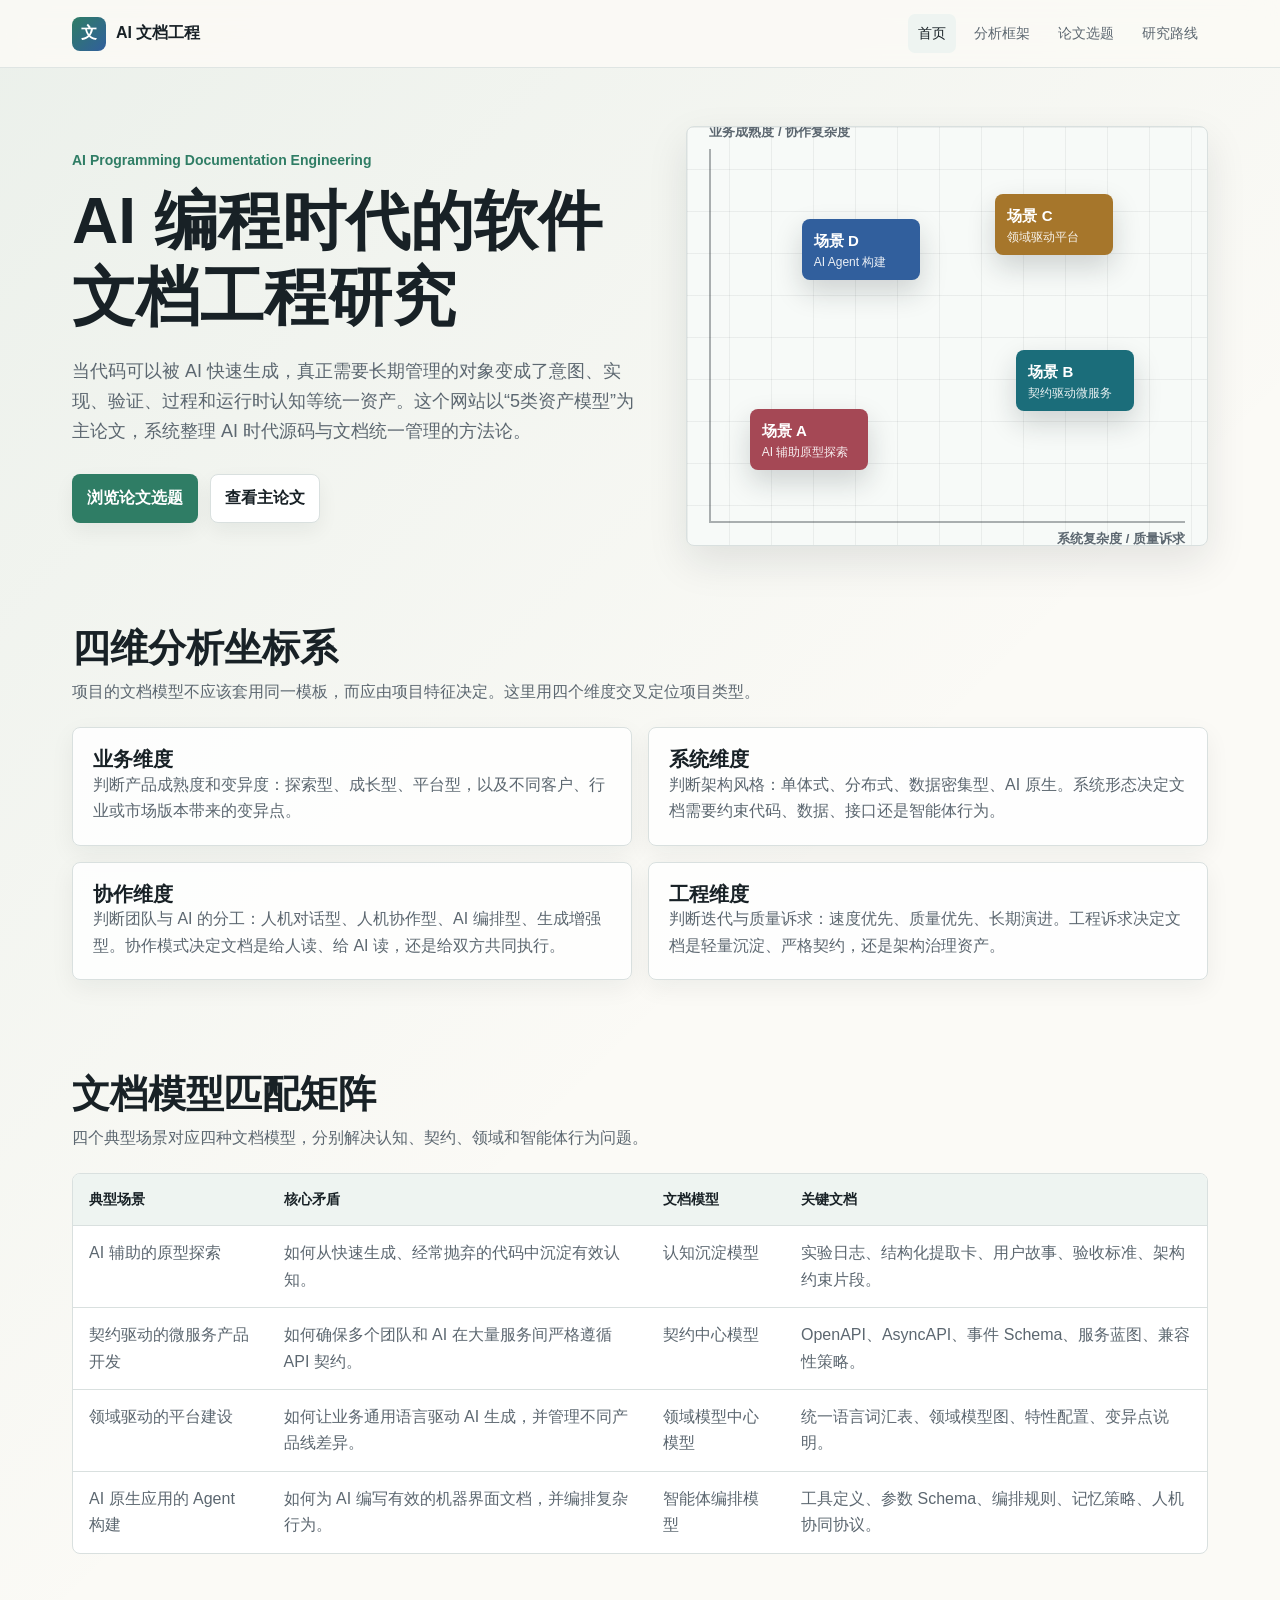
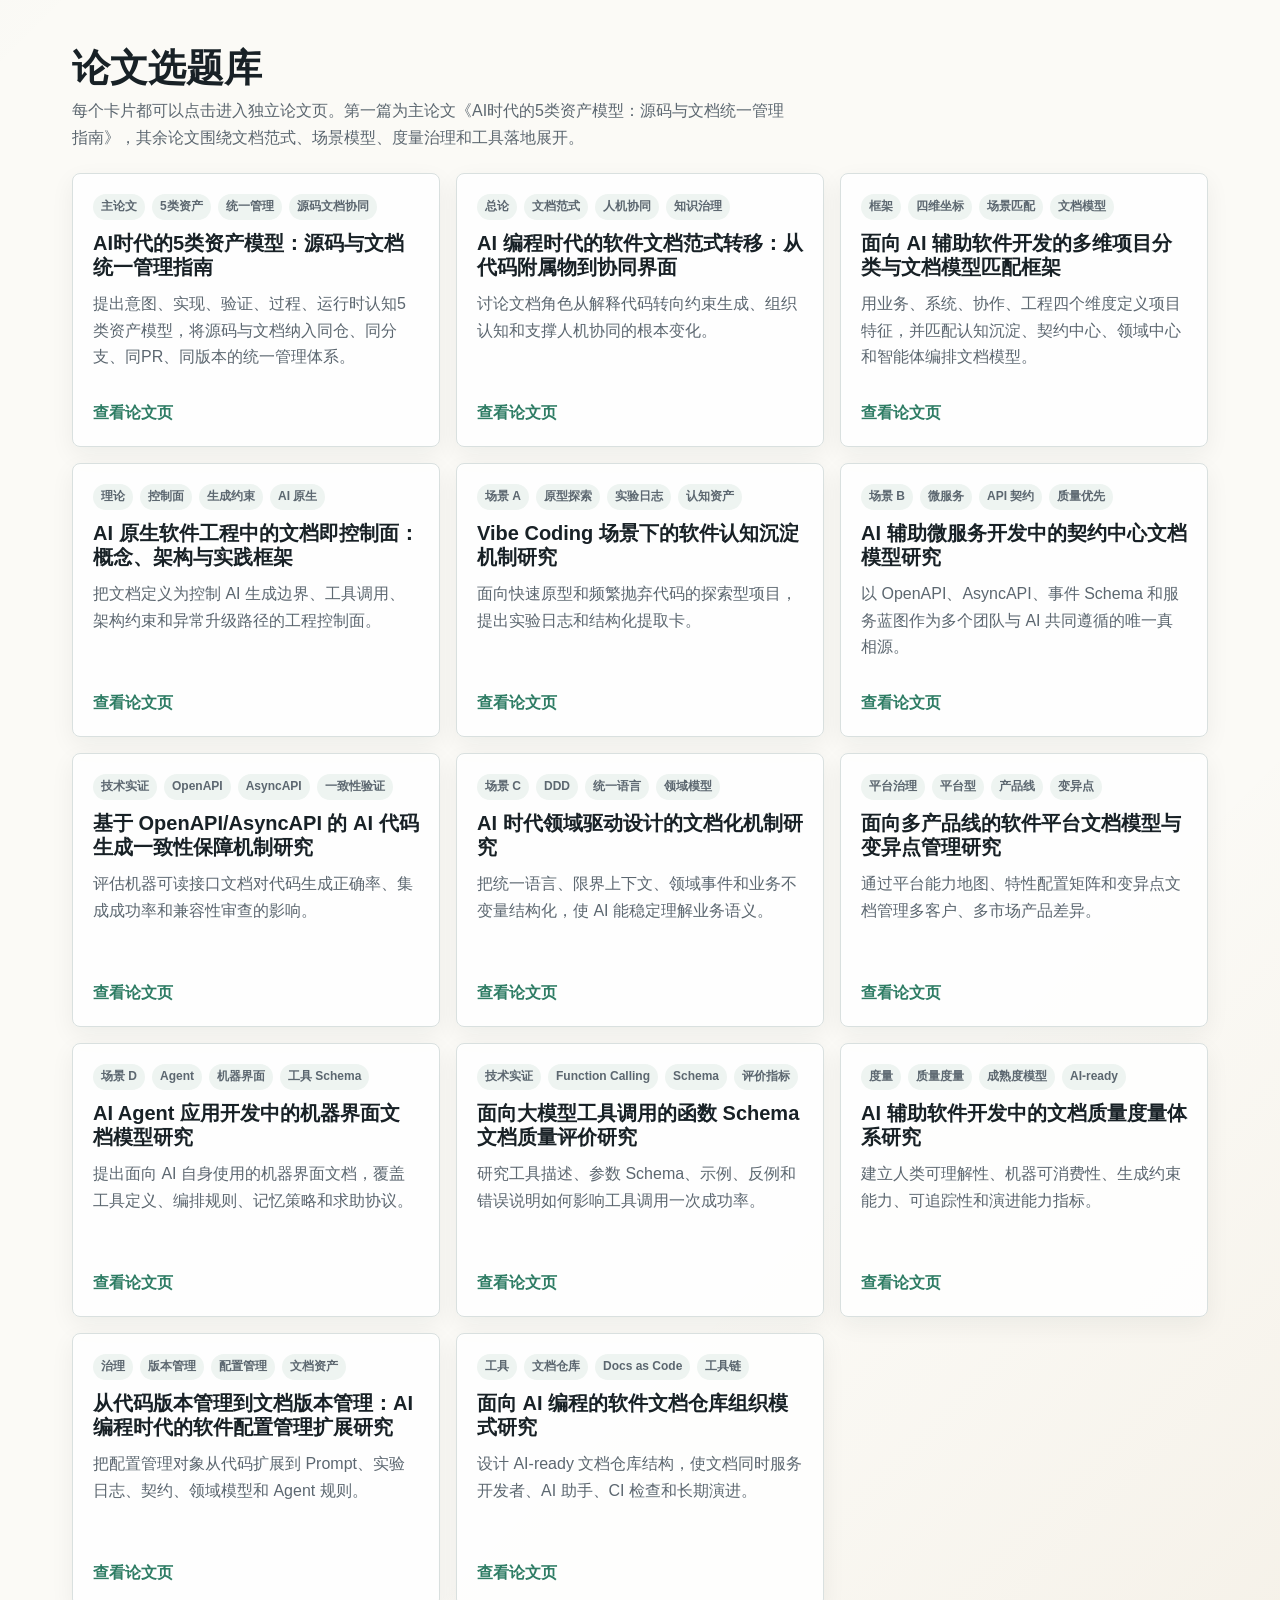
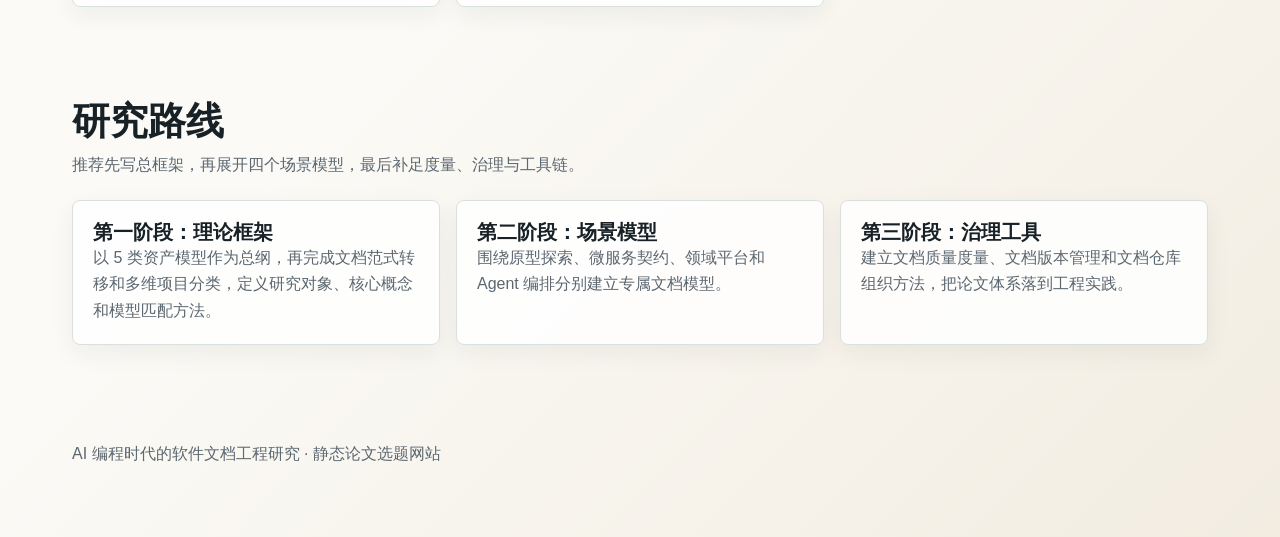
<file: index.html>
<!doctype html>
<html lang="zh-CN">
<head>
  <meta charset="utf-8">
  <meta name="viewport" content="width=device-width, initial-scale=1">
  <title>AI 编程时代的软件文档工程研究</title>
  <link rel="stylesheet" href="styles.css">
</head>
<body>
  <header class="site-header">
    <nav class="nav">
      <a class="brand" href="index.html">
        <span class="brand-mark">文</span>
        <span>AI 文档工程</span>
      </a>
      <div class="nav-links">
        <a class="active" href="index.html">首页</a>
        <a href="#framework">分析框架</a>
        <a href="#papers">论文选题</a>
        <a href="#roadmap">研究路线</a>
      </div>
    </nav>
  </header>

  <main>
    <section class="hero">
      <div>
        <p class="eyebrow">AI Programming Documentation Engineering</p>
        <h1>AI 编程时代的软件文档工程研究</h1>
        <p class="lead">当代码可以被 AI 快速生成，真正需要长期管理的对象变成了意图、实现、验证、过程和运行时认知等统一资产。这个网站以“5类资产模型”为主论文，系统整理 AI 时代源码与文档统一管理的方法论。</p>
        <div class="actions">
          <a class="button primary" href="#papers">浏览论文选题</a>
          <a class="button" href="papers/five-asset-model.html">查看主论文</a>
        </div>
      </div>
      <div class="visual" aria-label="四维项目坐标中的典型场景">
        <div class="axis">
          <span class="y">业务成熟度 / 协作复杂度</span>
          <span class="x">系统复杂度 / 质量诉求</span>
        </div>
        <a class="node a" href="papers/vibe-coding-cognition.html">
          <strong>场景 A</strong>
          <small>AI 辅助原型探索</small>
        </a>
        <a class="node b" href="papers/contract-microservices.html">
          <strong>场景 B</strong>
          <small>契约驱动微服务</small>
        </a>
        <a class="node c" href="papers/ddd-documentation.html">
          <strong>场景 C</strong>
          <small>领域驱动平台</small>
        </a>
        <a class="node d" href="papers/agent-machine-interface.html">
          <strong>场景 D</strong>
          <small>AI Agent 构建</small>
        </a>
      </div>
    </section>

    <section class="section" id="framework">
      <div class="section-head">
        <div>
          <h2>四维分析坐标系</h2>
          <p>项目的文档模型不应该套用同一模板，而应由项目特征决定。这里用四个维度交叉定位项目类型。</p>
        </div>
      </div>
      <div class="grid cols-2">
        <article class="card">
          <h3>业务维度</h3>
          <p>判断产品成熟度和变异度：探索型、成长型、平台型，以及不同客户、行业或市场版本带来的变异点。</p>
        </article>
        <article class="card">
          <h3>系统维度</h3>
          <p>判断架构风格：单体式、分布式、数据密集型、AI 原生。系统形态决定文档需要约束代码、数据、接口还是智能体行为。</p>
        </article>
        <article class="card">
          <h3>协作维度</h3>
          <p>判断团队与 AI 的分工：人机对话型、人机协作型、AI 编排型、生成增强型。协作模式决定文档是给人读、给 AI 读，还是给双方共同执行。</p>
        </article>
        <article class="card">
          <h3>工程维度</h3>
          <p>判断迭代与质量诉求：速度优先、质量优先、长期演进。工程诉求决定文档是轻量沉淀、严格契约，还是架构治理资产。</p>
        </article>
      </div>
    </section>

    <section class="section">
      <div class="section-head">
        <div>
          <h2>文档模型匹配矩阵</h2>
          <p>四个典型场景对应四种文档模型，分别解决认知、契约、领域和智能体行为问题。</p>
        </div>
      </div>
      <div class="matrix">
        <table>
          <thead>
            <tr>
              <th>典型场景</th>
              <th>核心矛盾</th>
              <th>文档模型</th>
              <th>关键文档</th>
            </tr>
          </thead>
          <tbody>
            <tr>
              <td>AI 辅助的原型探索</td>
              <td>如何从快速生成、经常抛弃的代码中沉淀有效认知。</td>
              <td>认知沉淀模型</td>
              <td>实验日志、结构化提取卡、用户故事、验收标准、架构约束片段。</td>
            </tr>
            <tr>
              <td>契约驱动的微服务产品开发</td>
              <td>如何确保多个团队和 AI 在大量服务间严格遵循 API 契约。</td>
              <td>契约中心模型</td>
              <td>OpenAPI、AsyncAPI、事件 Schema、服务蓝图、兼容性策略。</td>
            </tr>
            <tr>
              <td>领域驱动的平台建设</td>
              <td>如何让业务通用语言驱动 AI 生成，并管理不同产品线差异。</td>
              <td>领域模型中心模型</td>
              <td>统一语言词汇表、领域模型图、特性配置、变异点说明。</td>
            </tr>
            <tr>
              <td>AI 原生应用的 Agent 构建</td>
              <td>如何为 AI 编写有效的机器界面文档，并编排复杂行为。</td>
              <td>智能体编排模型</td>
              <td>工具定义、参数 Schema、编排规则、记忆策略、人机协同协议。</td>
            </tr>
          </tbody>
        </table>
      </div>
    </section>

    <section class="section" id="papers">
      <div class="section-head">
        <div>
          <h2>论文选题库</h2>
          <p>每个卡片都可以点击进入独立论文页。第一篇为主论文《AI时代的5类资产模型：源码与文档统一管理指南》，其余论文围绕文档范式、场景模型、度量治理和工具落地展开。</p>
        </div>
      </div>
      <div class="grid cols-3" data-paper-grid></div>
    </section>

    <section class="section" id="roadmap">
      <div class="section-head">
        <div>
          <h2>研究路线</h2>
          <p>推荐先写总框架，再展开四个场景模型，最后补足度量、治理与工具链。</p>
        </div>
      </div>
      <div class="grid cols-3">
        <article class="card">
          <h3>第一阶段：理论框架</h3>
          <p>以 5 类资产模型作为总纲，再完成文档范式转移和多维项目分类，定义研究对象、核心概念和模型匹配方法。</p>
        </article>
        <article class="card">
          <h3>第二阶段：场景模型</h3>
          <p>围绕原型探索、微服务契约、领域平台和 Agent 编排分别建立专属文档模型。</p>
        </article>
        <article class="card">
          <h3>第三阶段：治理工具</h3>
          <p>建立文档质量度量、文档版本管理和文档仓库组织方法，把论文体系落到工程实践。</p>
        </article>
      </div>
    </section>
  </main>

  <footer class="site-footer">
    <p>AI 编程时代的软件文档工程研究 · 静态论文选题网站</p>
  </footer>
  <script src="site.js"></script>
</body>
</html>
</file>
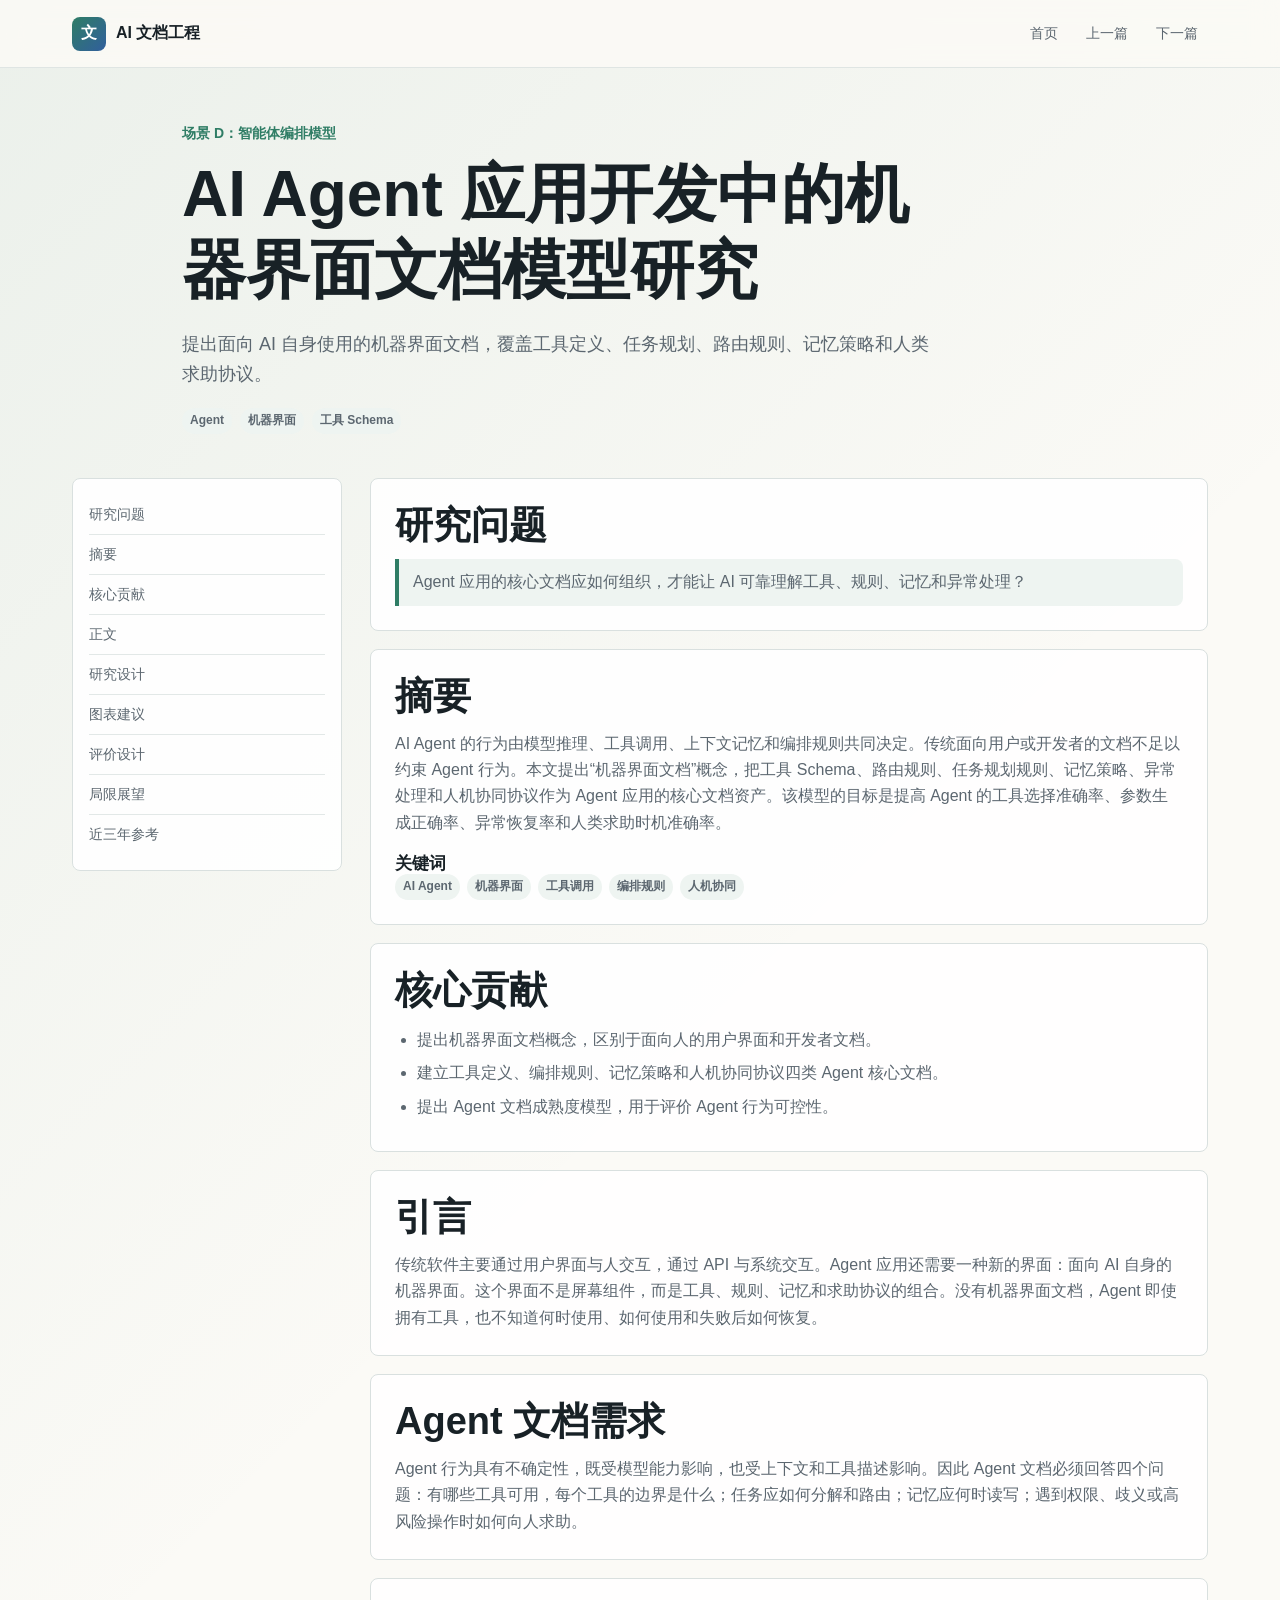
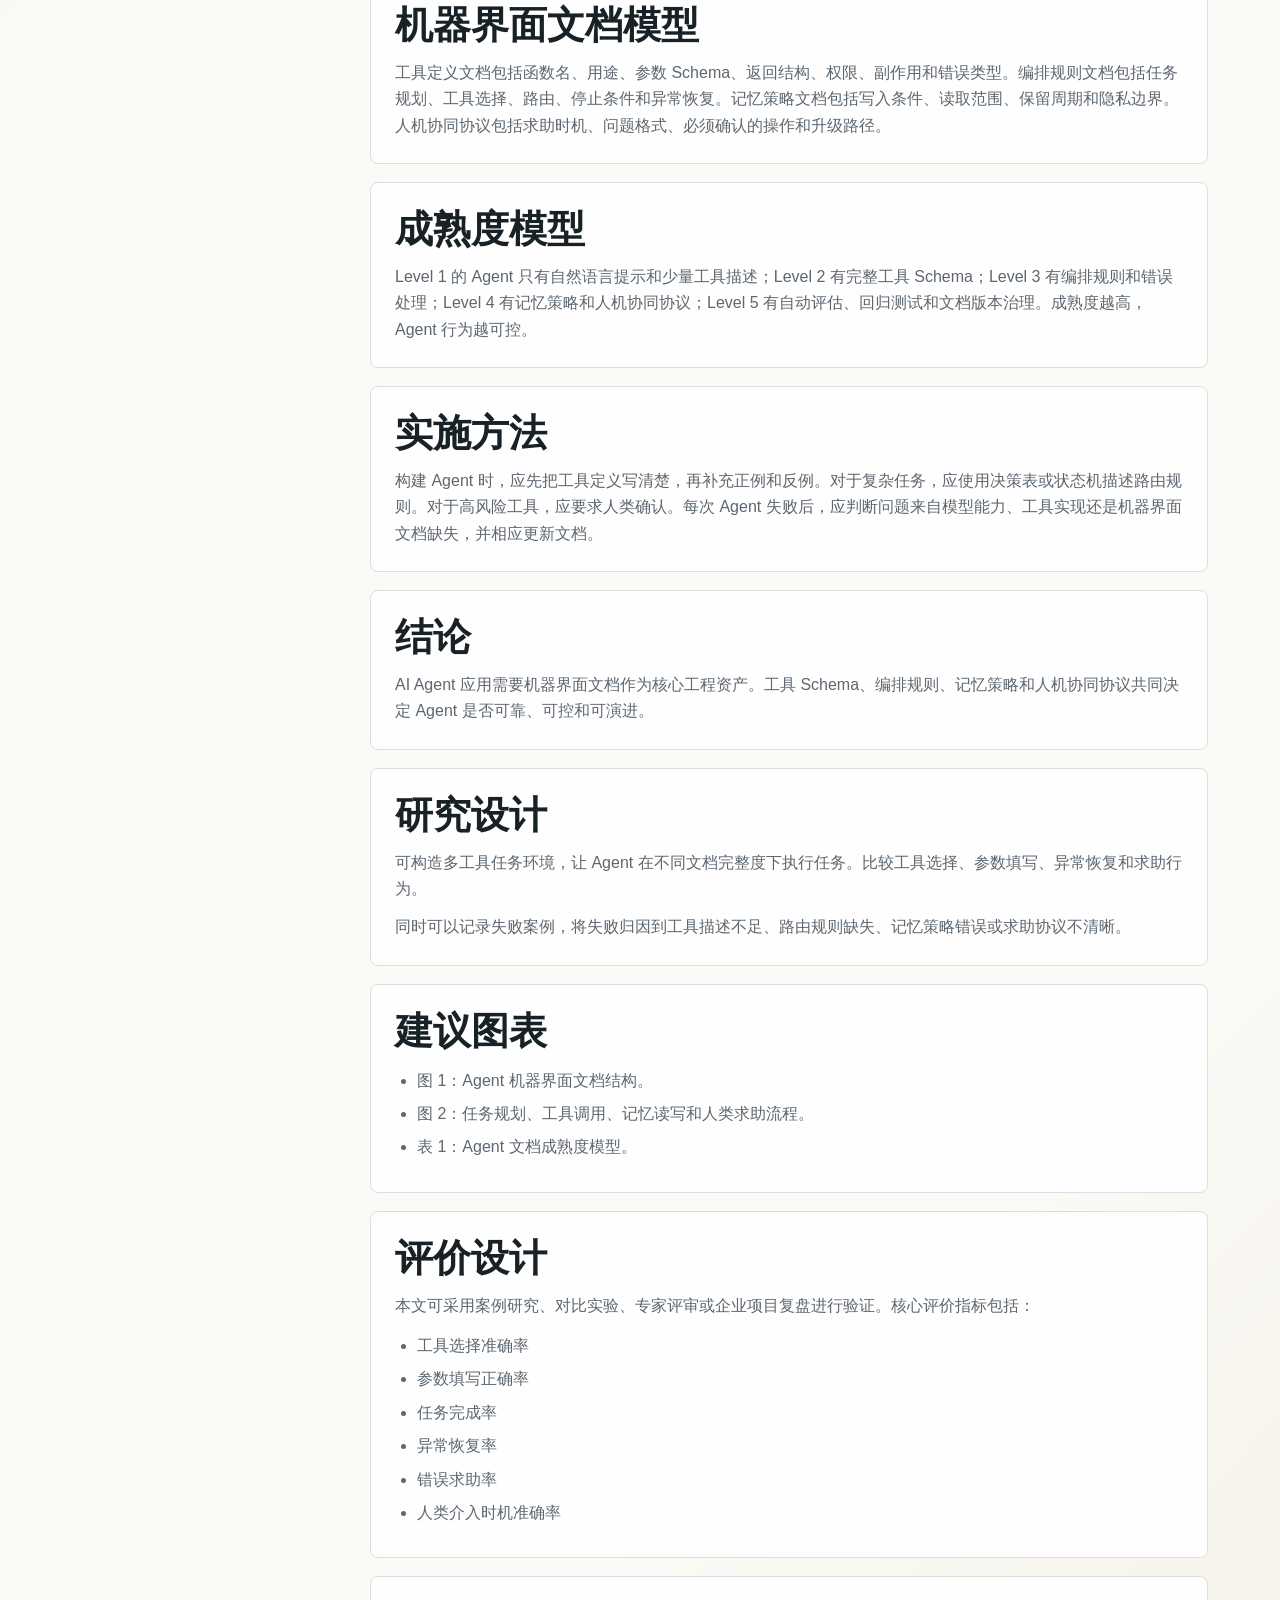
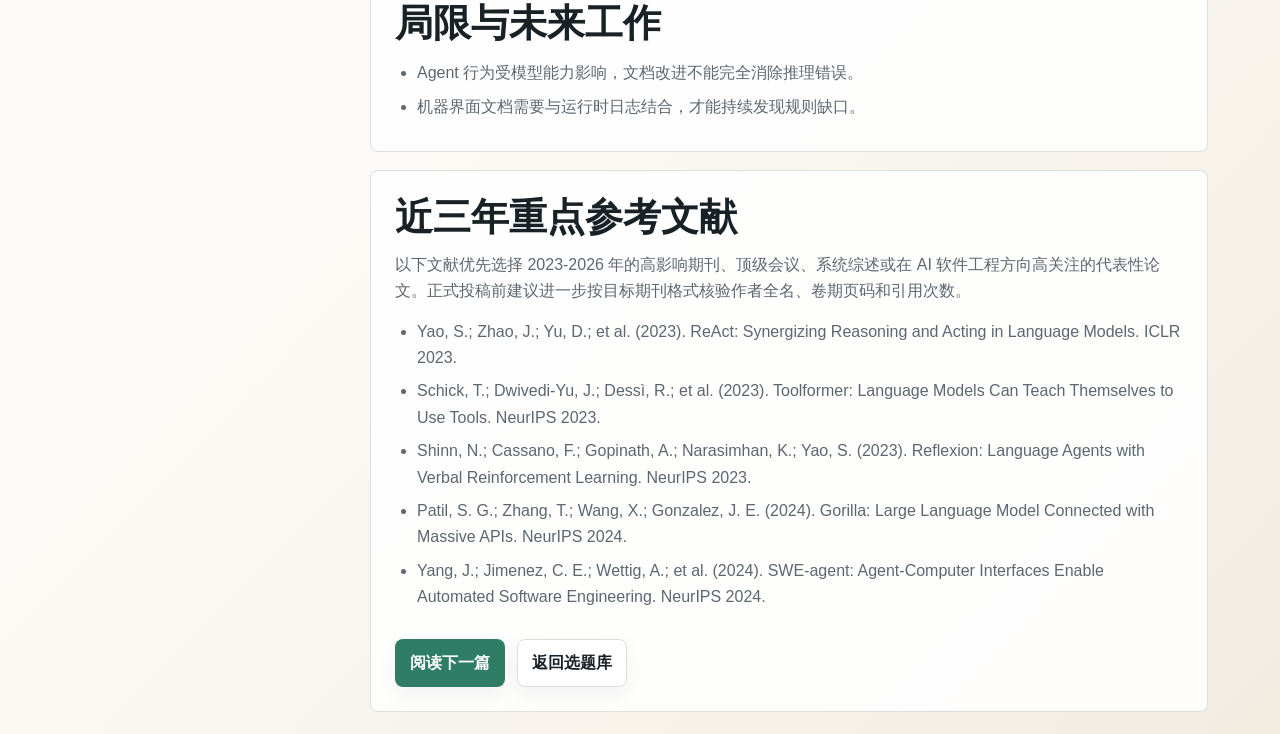
<file: papers/agent-machine-interface.html>
<!doctype html>
<html lang="zh-CN">
<head>
  <meta charset="utf-8">
  <meta name="viewport" content="width=device-width, initial-scale=1">
  <title>Agent 机器界面文档</title>
  <link rel="stylesheet" href="../styles.css">
</head>
<body>
  <header class="site-header">
    <nav class="nav">
      <a class="brand" href="../index.html"><span class="brand-mark">文</span><span>AI 文档工程</span></a>
      <div class="nav-links"><a href="../index.html">首页</a><a href="product-line-variation.html">上一篇</a><a href="tool-schema-quality.html">下一篇</a></div>
    </nav>
  </header>
  <main>
    <section class="paper-hero">
      <p class="eyebrow">场景 D：智能体编排模型</p>
      <h1>AI Agent 应用开发中的机器界面文档模型研究</h1>
      <p class="lead">提出面向 AI 自身使用的机器界面文档，覆盖工具定义、任务规划、路由规则、记忆策略和人类求助协议。</p>
      <div class="paper-meta"><span class="tag">Agent</span><span class="tag">机器界面</span><span class="tag">工具 Schema</span></div>
    </section>
    <section class="paper-layout">
      <aside class="toc">
        <a href="#question">研究问题</a><a href="#abstract">摘要</a><a href="#contributions">核心贡献</a><a href="#intro">正文</a><a href="#research-design">研究设计</a><a href="#figures">图表建议</a><a href="#evaluation">评价设计</a><a href="#limitations">局限展望</a><a href="#references">近三年参考</a>
      </aside>
      <div class="paper-content">
        <article class="paper-section" id="question">
          <h2>研究问题</h2>
          <p class="quote">Agent 应用的核心文档应如何组织，才能让 AI 可靠理解工具、规则、记忆和异常处理？</p>
        </article>
        <article class="paper-section" id="abstract">
          <h2>摘要</h2>
          <p>AI Agent 的行为由模型推理、工具调用、上下文记忆和编排规则共同决定。传统面向用户或开发者的文档不足以约束 Agent 行为。本文提出“机器界面文档”概念，把工具 Schema、路由规则、任务规划规则、记忆策略、异常处理和人机协同协议作为 Agent 应用的核心文档资产。该模型的目标是提高 Agent 的工具选择准确率、参数生成正确率、异常恢复率和人类求助时机准确率。</p>
          <h3>关键词</h3>
          <div class="tag-row"><span class="tag">AI Agent</span><span class="tag">机器界面</span><span class="tag">工具调用</span><span class="tag">编排规则</span><span class="tag">人机协同</span></div>
        </article>
        <article class="paper-section" id="contributions">
          <h2>核心贡献</h2>
          <ul><li>提出机器界面文档概念，区别于面向人的用户界面和开发者文档。</li><li>建立工具定义、编排规则、记忆策略和人机协同协议四类 Agent 核心文档。</li><li>提出 Agent 文档成熟度模型，用于评价 Agent 行为可控性。</li></ul>
        </article>
        <article class="paper-section" id="intro">
          <h2>引言</h2>
          <p>传统软件主要通过用户界面与人交互，通过 API 与系统交互。Agent 应用还需要一种新的界面：面向 AI 自身的机器界面。这个界面不是屏幕组件，而是工具、规则、记忆和求助协议的组合。没有机器界面文档，Agent 即使拥有工具，也不知道何时使用、如何使用和失败后如何恢复。</p>
        </article>
        <article class="paper-section" id="section-1">
          <h2>Agent 文档需求</h2>
          <p>Agent 行为具有不确定性，既受模型能力影响，也受上下文和工具描述影响。因此 Agent 文档必须回答四个问题：有哪些工具可用，每个工具的边界是什么；任务应如何分解和路由；记忆应何时读写；遇到权限、歧义或高风险操作时如何向人求助。</p>
        </article>
        <article class="paper-section" id="section-2">
          <h2>机器界面文档模型</h2>
          <p>工具定义文档包括函数名、用途、参数 Schema、返回结构、权限、副作用和错误类型。编排规则文档包括任务规划、工具选择、路由、停止条件和异常恢复。记忆策略文档包括写入条件、读取范围、保留周期和隐私边界。人机协同协议包括求助时机、问题格式、必须确认的操作和升级路径。</p>
        </article>
        <article class="paper-section" id="section-3">
          <h2>成熟度模型</h2>
          <p>Level 1 的 Agent 只有自然语言提示和少量工具描述；Level 2 有完整工具 Schema；Level 3 有编排规则和错误处理；Level 4 有记忆策略和人机协同协议；Level 5 有自动评估、回归测试和文档版本治理。成熟度越高，Agent 行为越可控。</p>
        </article>
        <article class="paper-section" id="section-4">
          <h2>实施方法</h2>
          <p>构建 Agent 时，应先把工具定义写清楚，再补充正例和反例。对于复杂任务，应使用决策表或状态机描述路由规则。对于高风险工具，应要求人类确认。每次 Agent 失败后，应判断问题来自模型能力、工具实现还是机器界面文档缺失，并相应更新文档。</p>
        </article>
        <article class="paper-section" id="section-5">
          <h2>结论</h2>
          <p>AI Agent 应用需要机器界面文档作为核心工程资产。工具 Schema、编排规则、记忆策略和人机协同协议共同决定 Agent 是否可靠、可控和可演进。</p>
        </article>
        <article class="paper-section" id="research-design">
          <h2>研究设计</h2>
          <p>可构造多工具任务环境，让 Agent 在不同文档完整度下执行任务。比较工具选择、参数填写、异常恢复和求助行为。</p><p>同时可以记录失败案例，将失败归因到工具描述不足、路由规则缺失、记忆策略错误或求助协议不清晰。</p>
        </article>
        <article class="paper-section" id="figures">
          <h2>建议图表</h2>
          <ul><li>图 1：Agent 机器界面文档结构。</li><li>图 2：任务规划、工具调用、记忆读写和人类求助流程。</li><li>表 1：Agent 文档成熟度模型。</li></ul>
        </article>
        <article class="paper-section" id="evaluation">
          <h2>评价设计</h2>
          <p>本文可采用案例研究、对比实验、专家评审或企业项目复盘进行验证。核心评价指标包括：</p>
          <ul><li>工具选择准确率</li><li>参数填写正确率</li><li>任务完成率</li><li>异常恢复率</li><li>错误求助率</li><li>人类介入时机准确率</li></ul>
        </article>
        <article class="paper-section" id="limitations">
          <h2>局限与未来工作</h2>
          <ul><li>Agent 行为受模型能力影响，文档改进不能完全消除推理错误。</li><li>机器界面文档需要与运行时日志结合，才能持续发现规则缺口。</li></ul>
        </article>
        <article class="paper-section" id="references">
          <h2>近三年重点参考文献</h2>
          <p>以下文献优先选择 2023-2026 年的高影响期刊、顶级会议、系统综述或在 AI 软件工程方向高关注的代表性论文。正式投稿前建议进一步按目标期刊格式核验作者全名、卷期页码和引用次数。</p>
          <ul><li>Yao, S.; Zhao, J.; Yu, D.; et al. (2023). ReAct: Synergizing Reasoning and Acting in Language Models. ICLR 2023.</li><li>Schick, T.; Dwivedi-Yu, J.; Dessì, R.; et al. (2023). Toolformer: Language Models Can Teach Themselves to Use Tools. NeurIPS 2023.</li><li>Shinn, N.; Cassano, F.; Gopinath, A.; Narasimhan, K.; Yao, S. (2023). Reflexion: Language Agents with Verbal Reinforcement Learning. NeurIPS 2023.</li><li>Patil, S. G.; Zhang, T.; Wang, X.; Gonzalez, J. E. (2024). Gorilla: Large Language Model Connected with Massive APIs. NeurIPS 2024.</li><li>Yang, J.; Jimenez, C. E.; Wettig, A.; et al. (2024). SWE-agent: Agent-Computer Interfaces Enable Automated Software Engineering. NeurIPS 2024.</li></ul>
          <div class="actions">
            <a class="button primary" href="tool-schema-quality.html">阅读下一篇</a>
            <a class="button" href="../index.html#papers">返回选题库</a>
          </div>
        </article>
      </div>
    </section>
  </main>
</body>
</html>
</file>
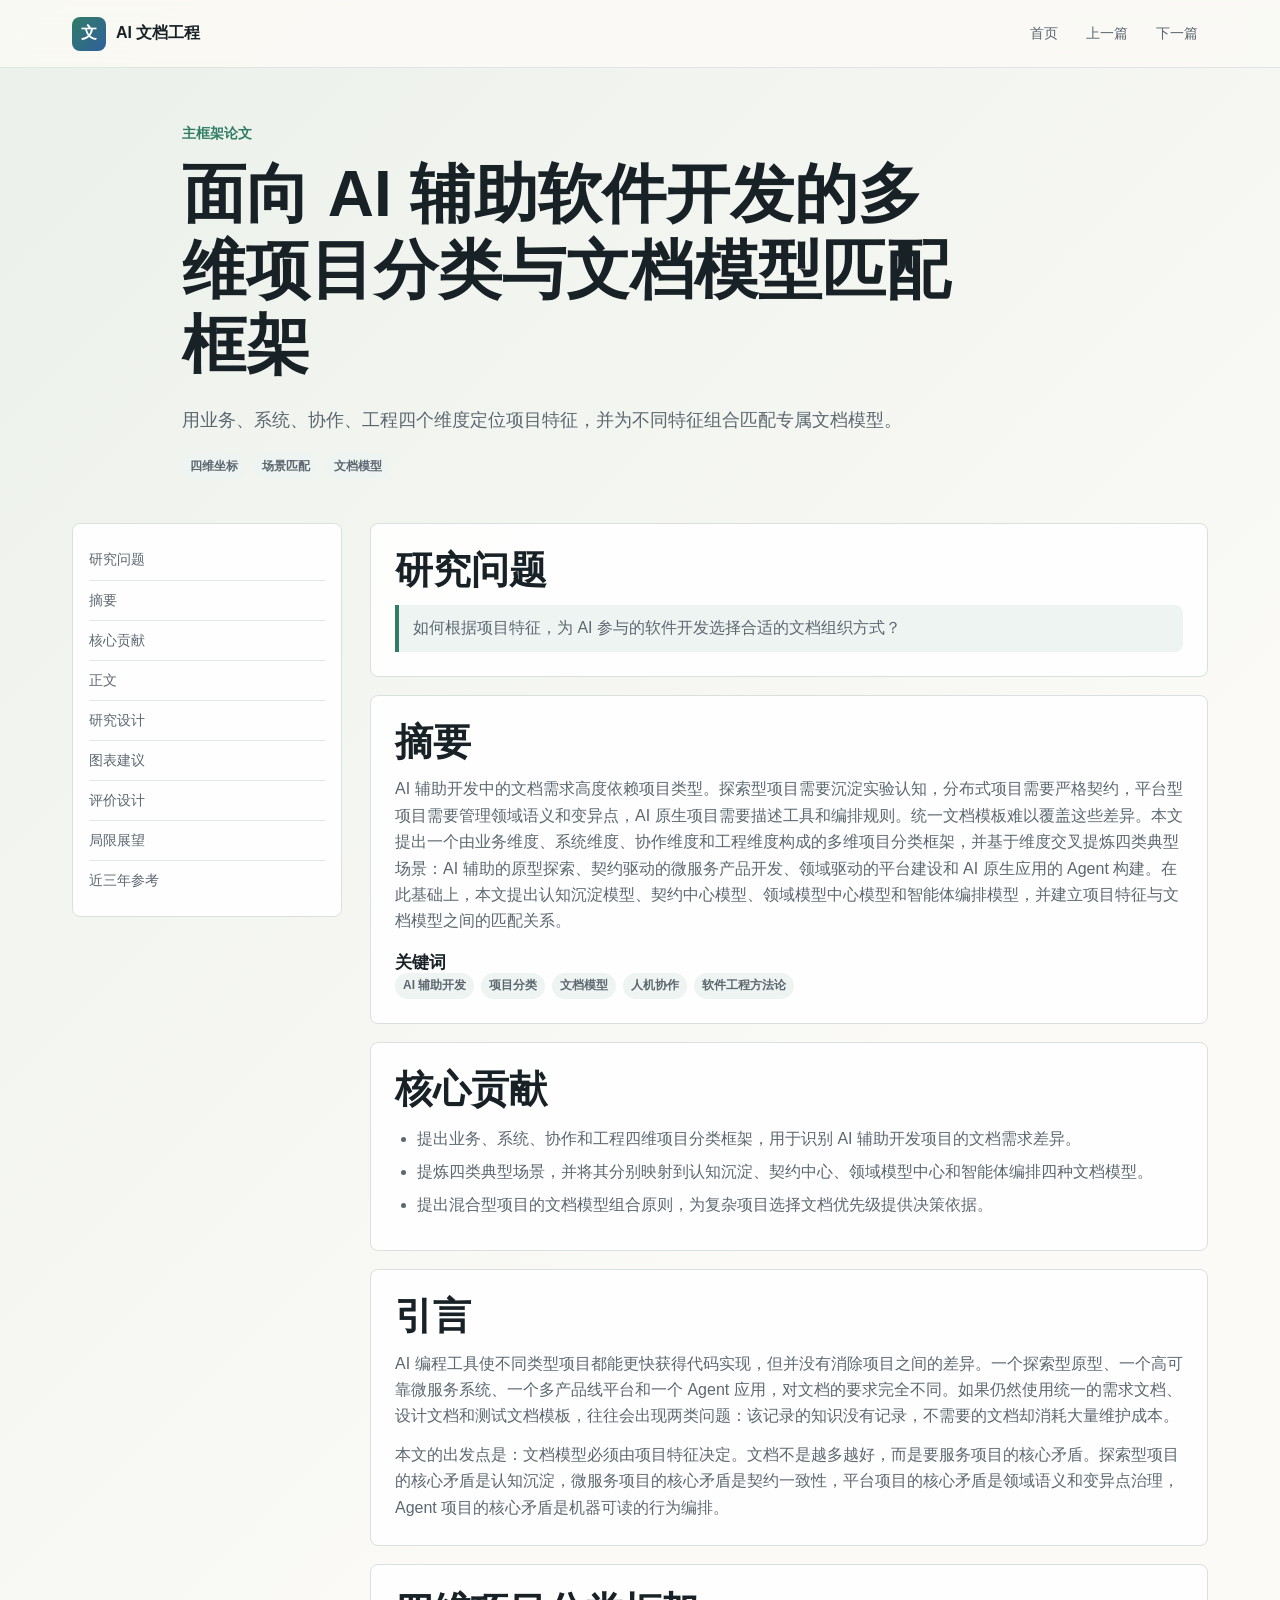
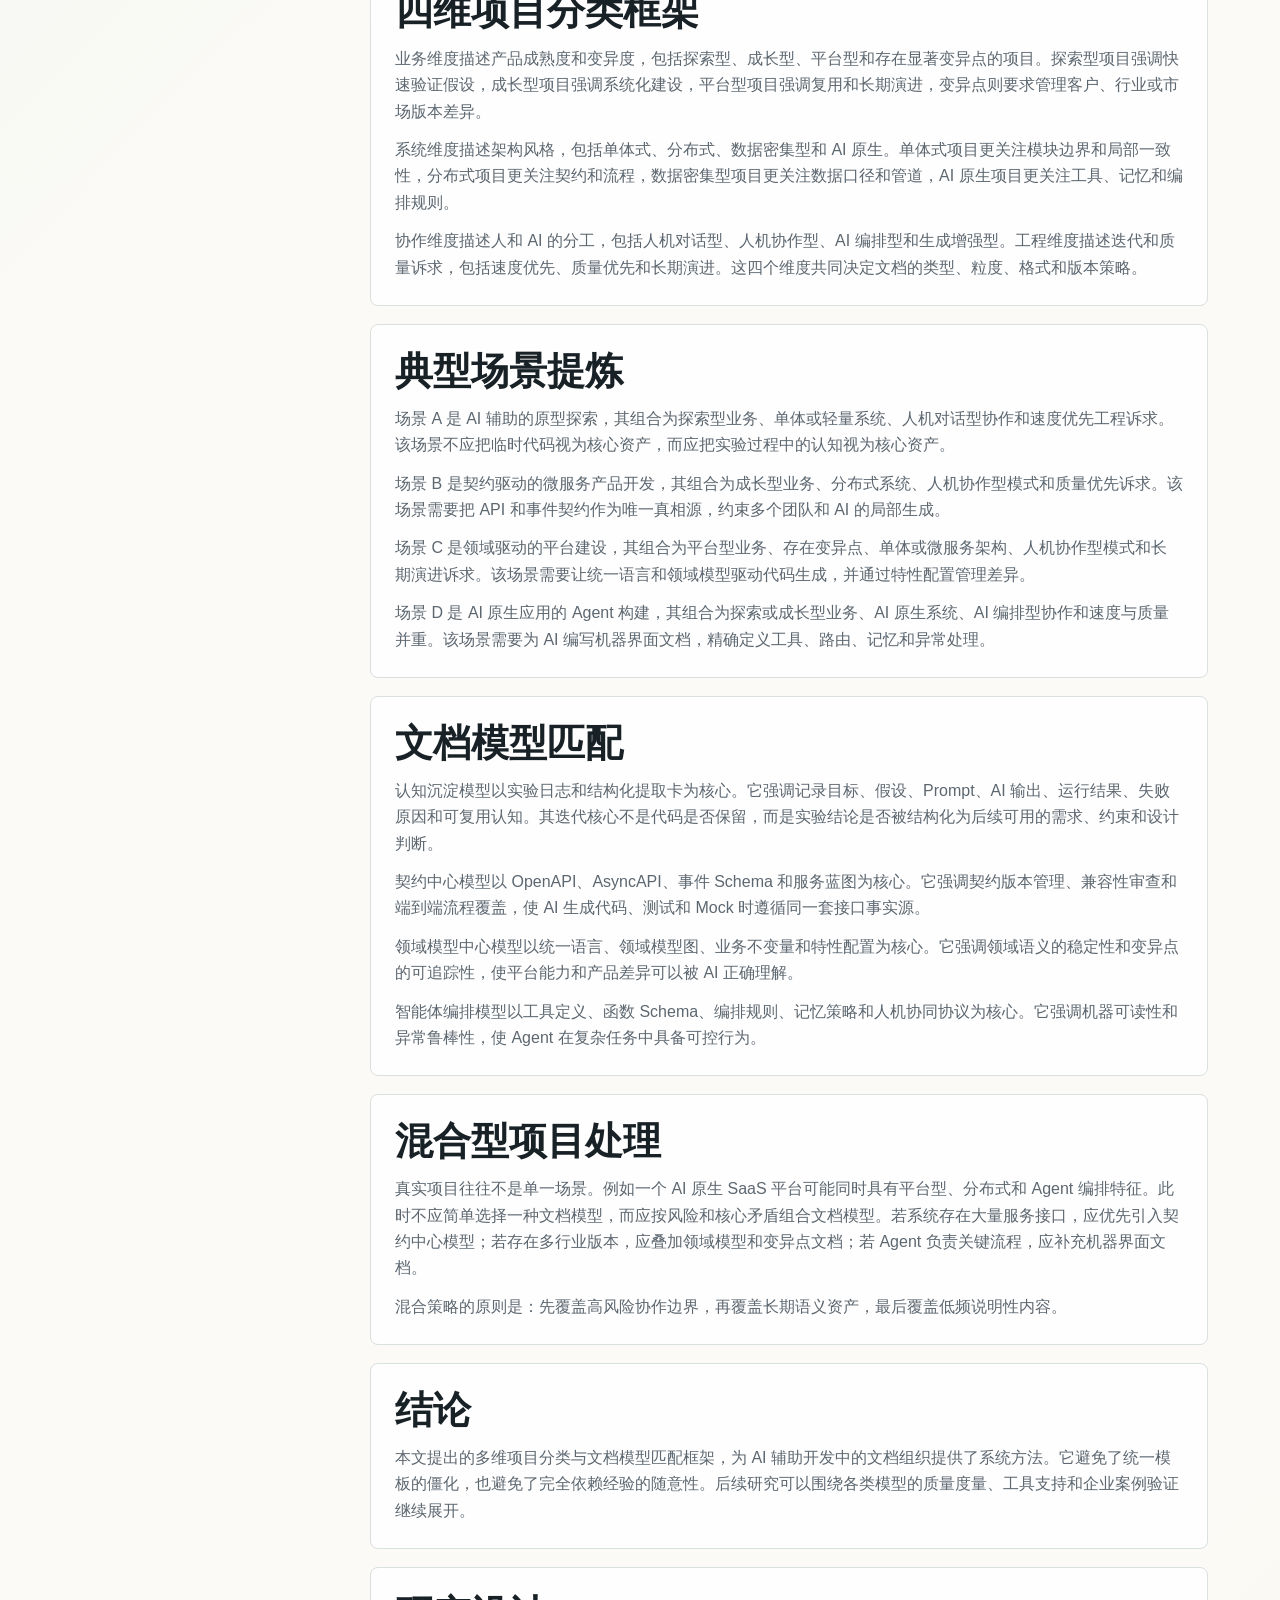
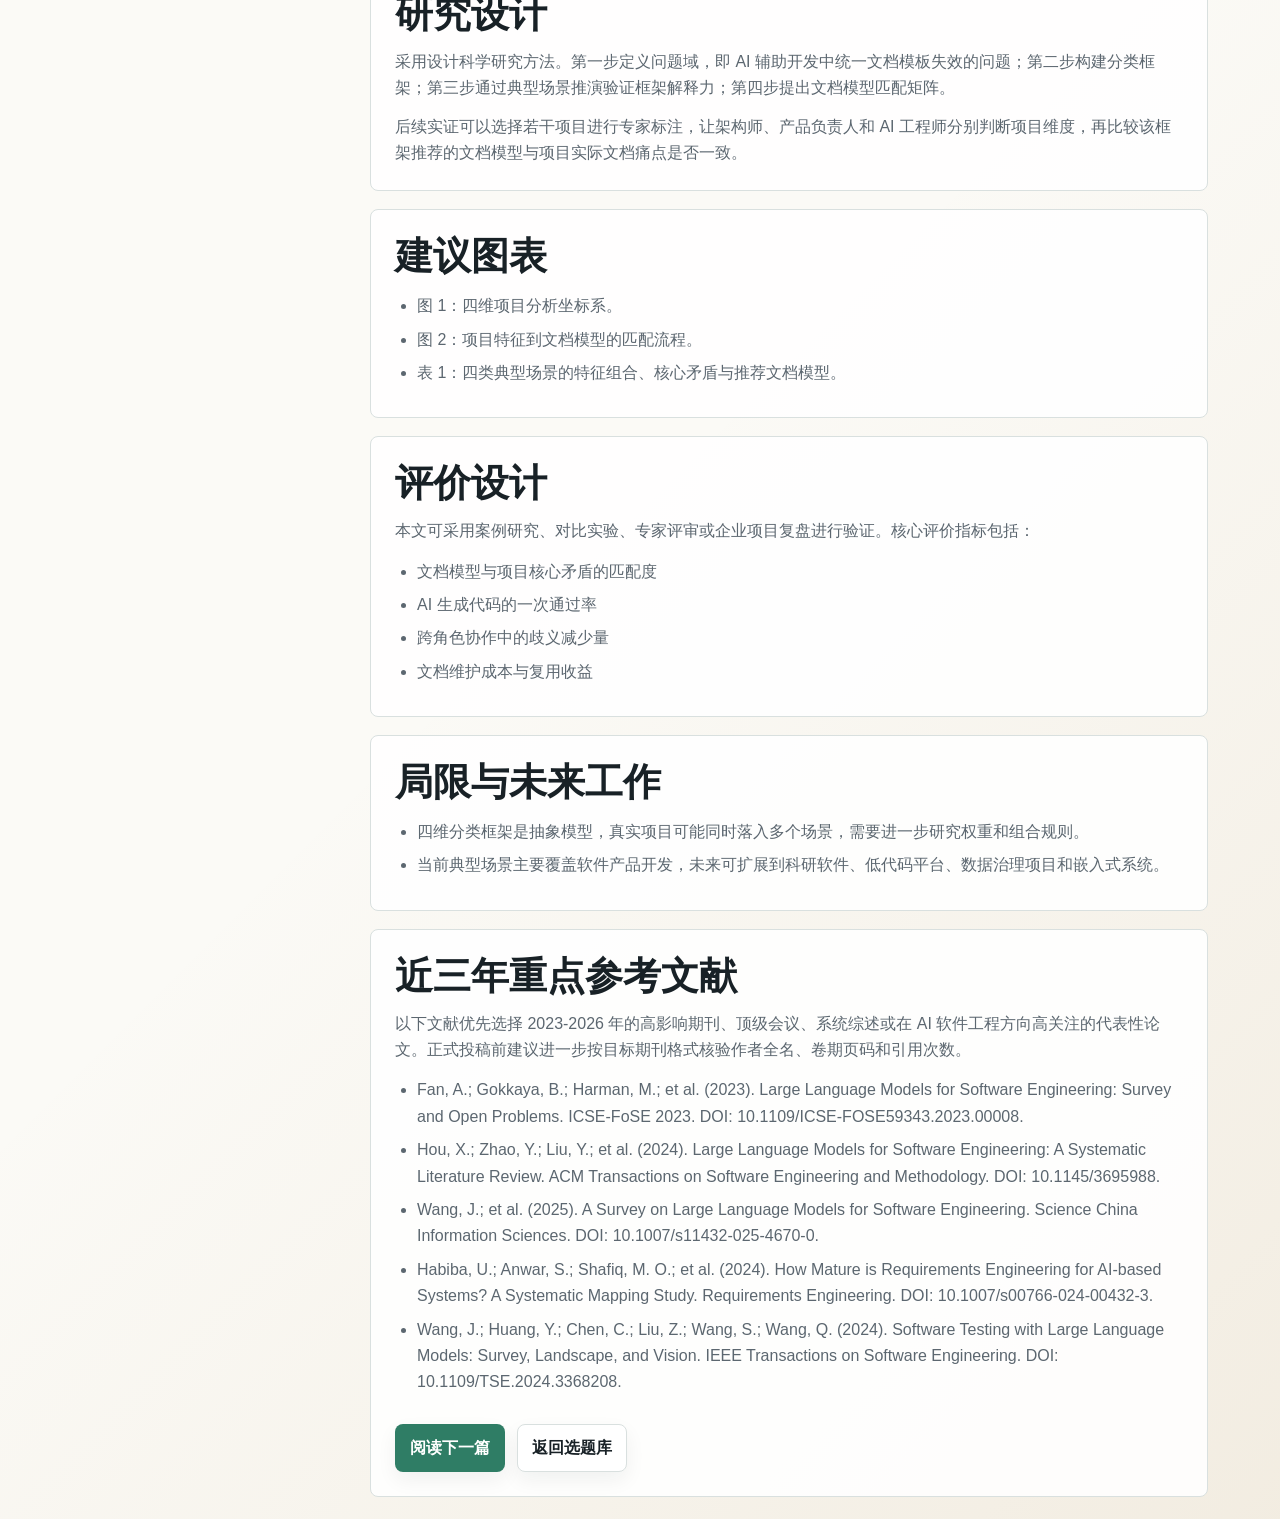
<file: papers/classification-framework.html>
<!doctype html>
<html lang="zh-CN">
<head>
  <meta charset="utf-8">
  <meta name="viewport" content="width=device-width, initial-scale=1">
  <title>多维项目分类框架</title>
  <link rel="stylesheet" href="../styles.css">
</head>
<body>
  <header class="site-header">
    <nav class="nav">
      <a class="brand" href="../index.html"><span class="brand-mark">文</span><span>AI 文档工程</span></a>
      <div class="nav-links"><a href="../index.html">首页</a><a href="paradigm-shift.html">上一篇</a><a href="documentation-control-plane.html">下一篇</a></div>
    </nav>
  </header>
  <main>
    <section class="paper-hero">
      <p class="eyebrow">主框架论文</p>
      <h1>面向 AI 辅助软件开发的多维项目分类与文档模型匹配框架</h1>
      <p class="lead">用业务、系统、协作、工程四个维度定位项目特征，并为不同特征组合匹配专属文档模型。</p>
      <div class="paper-meta"><span class="tag">四维坐标</span><span class="tag">场景匹配</span><span class="tag">文档模型</span></div>
    </section>
    <section class="paper-layout">
      <aside class="toc">
        <a href="#question">研究问题</a><a href="#abstract">摘要</a><a href="#contributions">核心贡献</a><a href="#intro">正文</a><a href="#research-design">研究设计</a><a href="#figures">图表建议</a><a href="#evaluation">评价设计</a><a href="#limitations">局限展望</a><a href="#references">近三年参考</a>
      </aside>
      <div class="paper-content">
        <article class="paper-section" id="question">
          <h2>研究问题</h2>
          <p class="quote">如何根据项目特征，为 AI 参与的软件开发选择合适的文档组织方式？</p>
        </article>
        <article class="paper-section" id="abstract">
          <h2>摘要</h2>
          <p>AI 辅助开发中的文档需求高度依赖项目类型。探索型项目需要沉淀实验认知，分布式项目需要严格契约，平台型项目需要管理领域语义和变异点，AI 原生项目需要描述工具和编排规则。统一文档模板难以覆盖这些差异。本文提出一个由业务维度、系统维度、协作维度和工程维度构成的多维项目分类框架，并基于维度交叉提炼四类典型场景：AI 辅助的原型探索、契约驱动的微服务产品开发、领域驱动的平台建设和 AI 原生应用的 Agent 构建。在此基础上，本文提出认知沉淀模型、契约中心模型、领域模型中心模型和智能体编排模型，并建立项目特征与文档模型之间的匹配关系。</p>
          <h3>关键词</h3>
          <div class="tag-row"><span class="tag">AI 辅助开发</span><span class="tag">项目分类</span><span class="tag">文档模型</span><span class="tag">人机协作</span><span class="tag">软件工程方法论</span></div>
        </article>
        <article class="paper-section" id="contributions">
          <h2>核心贡献</h2>
          <ul><li>提出业务、系统、协作和工程四维项目分类框架，用于识别 AI 辅助开发项目的文档需求差异。</li><li>提炼四类典型场景，并将其分别映射到认知沉淀、契约中心、领域模型中心和智能体编排四种文档模型。</li><li>提出混合型项目的文档模型组合原则，为复杂项目选择文档优先级提供决策依据。</li></ul>
        </article>
        <article class="paper-section" id="intro">
          <h2>引言</h2>
          <p>AI 编程工具使不同类型项目都能更快获得代码实现，但并没有消除项目之间的差异。一个探索型原型、一个高可靠微服务系统、一个多产品线平台和一个 Agent 应用，对文档的要求完全不同。如果仍然使用统一的需求文档、设计文档和测试文档模板，往往会出现两类问题：该记录的知识没有记录，不需要的文档却消耗大量维护成本。</p><p>本文的出发点是：文档模型必须由项目特征决定。文档不是越多越好，而是要服务项目的核心矛盾。探索型项目的核心矛盾是认知沉淀，微服务项目的核心矛盾是契约一致性，平台项目的核心矛盾是领域语义和变异点治理，Agent 项目的核心矛盾是机器可读的行为编排。</p>
        </article>
        <article class="paper-section" id="section-1">
          <h2>四维项目分类框架</h2>
          <p>业务维度描述产品成熟度和变异度，包括探索型、成长型、平台型和存在显著变异点的项目。探索型项目强调快速验证假设，成长型项目强调系统化建设，平台型项目强调复用和长期演进，变异点则要求管理客户、行业或市场版本差异。</p><p>系统维度描述架构风格，包括单体式、分布式、数据密集型和 AI 原生。单体式项目更关注模块边界和局部一致性，分布式项目更关注契约和流程，数据密集型项目更关注数据口径和管道，AI 原生项目更关注工具、记忆和编排规则。</p><p>协作维度描述人和 AI 的分工，包括人机对话型、人机协作型、AI 编排型和生成增强型。工程维度描述迭代和质量诉求，包括速度优先、质量优先和长期演进。这四个维度共同决定文档的类型、粒度、格式和版本策略。</p>
        </article>
        <article class="paper-section" id="section-2">
          <h2>典型场景提炼</h2>
          <p>场景 A 是 AI 辅助的原型探索，其组合为探索型业务、单体或轻量系统、人机对话型协作和速度优先工程诉求。该场景不应把临时代码视为核心资产，而应把实验过程中的认知视为核心资产。</p><p>场景 B 是契约驱动的微服务产品开发，其组合为成长型业务、分布式系统、人机协作型模式和质量优先诉求。该场景需要把 API 和事件契约作为唯一真相源，约束多个团队和 AI 的局部生成。</p><p>场景 C 是领域驱动的平台建设，其组合为平台型业务、存在变异点、单体或微服务架构、人机协作型模式和长期演进诉求。该场景需要让统一语言和领域模型驱动代码生成，并通过特性配置管理差异。</p><p>场景 D 是 AI 原生应用的 Agent 构建，其组合为探索或成长型业务、AI 原生系统、AI 编排型协作和速度与质量并重。该场景需要为 AI 编写机器界面文档，精确定义工具、路由、记忆和异常处理。</p>
        </article>
        <article class="paper-section" id="section-3">
          <h2>文档模型匹配</h2>
          <p>认知沉淀模型以实验日志和结构化提取卡为核心。它强调记录目标、假设、Prompt、AI 输出、运行结果、失败原因和可复用认知。其迭代核心不是代码是否保留，而是实验结论是否被结构化为后续可用的需求、约束和设计判断。</p><p>契约中心模型以 OpenAPI、AsyncAPI、事件 Schema 和服务蓝图为核心。它强调契约版本管理、兼容性审查和端到端流程覆盖，使 AI 生成代码、测试和 Mock 时遵循同一套接口事实源。</p><p>领域模型中心模型以统一语言、领域模型图、业务不变量和特性配置为核心。它强调领域语义的稳定性和变异点的可追踪性，使平台能力和产品差异可以被 AI 正确理解。</p><p>智能体编排模型以工具定义、函数 Schema、编排规则、记忆策略和人机协同协议为核心。它强调机器可读性和异常鲁棒性，使 Agent 在复杂任务中具备可控行为。</p>
        </article>
        <article class="paper-section" id="section-4">
          <h2>混合型项目处理</h2>
          <p>真实项目往往不是单一场景。例如一个 AI 原生 SaaS 平台可能同时具有平台型、分布式和 Agent 编排特征。此时不应简单选择一种文档模型，而应按风险和核心矛盾组合文档模型。若系统存在大量服务接口，应优先引入契约中心模型；若存在多行业版本，应叠加领域模型和变异点文档；若 Agent 负责关键流程，应补充机器界面文档。</p><p>混合策略的原则是：先覆盖高风险协作边界，再覆盖长期语义资产，最后覆盖低频说明性内容。</p>
        </article>
        <article class="paper-section" id="section-5">
          <h2>结论</h2>
          <p>本文提出的多维项目分类与文档模型匹配框架，为 AI 辅助开发中的文档组织提供了系统方法。它避免了统一模板的僵化，也避免了完全依赖经验的随意性。后续研究可以围绕各类模型的质量度量、工具支持和企业案例验证继续展开。</p>
        </article>
        <article class="paper-section" id="research-design">
          <h2>研究设计</h2>
          <p>采用设计科学研究方法。第一步定义问题域，即 AI 辅助开发中统一文档模板失效的问题；第二步构建分类框架；第三步通过典型场景推演验证框架解释力；第四步提出文档模型匹配矩阵。</p><p>后续实证可以选择若干项目进行专家标注，让架构师、产品负责人和 AI 工程师分别判断项目维度，再比较该框架推荐的文档模型与项目实际文档痛点是否一致。</p>
        </article>
        <article class="paper-section" id="figures">
          <h2>建议图表</h2>
          <ul><li>图 1：四维项目分析坐标系。</li><li>图 2：项目特征到文档模型的匹配流程。</li><li>表 1：四类典型场景的特征组合、核心矛盾与推荐文档模型。</li></ul>
        </article>
        <article class="paper-section" id="evaluation">
          <h2>评价设计</h2>
          <p>本文可采用案例研究、对比实验、专家评审或企业项目复盘进行验证。核心评价指标包括：</p>
          <ul><li>文档模型与项目核心矛盾的匹配度</li><li>AI 生成代码的一次通过率</li><li>跨角色协作中的歧义减少量</li><li>文档维护成本与复用收益</li></ul>
        </article>
        <article class="paper-section" id="limitations">
          <h2>局限与未来工作</h2>
          <ul><li>四维分类框架是抽象模型，真实项目可能同时落入多个场景，需要进一步研究权重和组合规则。</li><li>当前典型场景主要覆盖软件产品开发，未来可扩展到科研软件、低代码平台、数据治理项目和嵌入式系统。</li></ul>
        </article>
        <article class="paper-section" id="references">
          <h2>近三年重点参考文献</h2>
          <p>以下文献优先选择 2023-2026 年的高影响期刊、顶级会议、系统综述或在 AI 软件工程方向高关注的代表性论文。正式投稿前建议进一步按目标期刊格式核验作者全名、卷期页码和引用次数。</p>
          <ul><li>Fan, A.; Gokkaya, B.; Harman, M.; et al. (2023). Large Language Models for Software Engineering: Survey and Open Problems. ICSE-FoSE 2023. DOI: 10.1109/ICSE-FOSE59343.2023.00008.</li><li>Hou, X.; Zhao, Y.; Liu, Y.; et al. (2024). Large Language Models for Software Engineering: A Systematic Literature Review. ACM Transactions on Software Engineering and Methodology. DOI: 10.1145/3695988.</li><li>Wang, J.; et al. (2025). A Survey on Large Language Models for Software Engineering. Science China Information Sciences. DOI: 10.1007/s11432-025-4670-0.</li><li>Habiba, U.; Anwar, S.; Shafiq, M. O.; et al. (2024). How Mature is Requirements Engineering for AI-based Systems? A Systematic Mapping Study. Requirements Engineering. DOI: 10.1007/s00766-024-00432-3.</li><li>Wang, J.; Huang, Y.; Chen, C.; Liu, Z.; Wang, S.; Wang, Q. (2024). Software Testing with Large Language Models: Survey, Landscape, and Vision. IEEE Transactions on Software Engineering. DOI: 10.1109/TSE.2024.3368208.</li></ul>
          <div class="actions">
            <a class="button primary" href="documentation-control-plane.html">阅读下一篇</a>
            <a class="button" href="../index.html#papers">返回选题库</a>
          </div>
        </article>
      </div>
    </section>
  </main>
</body>
</html>
</file>
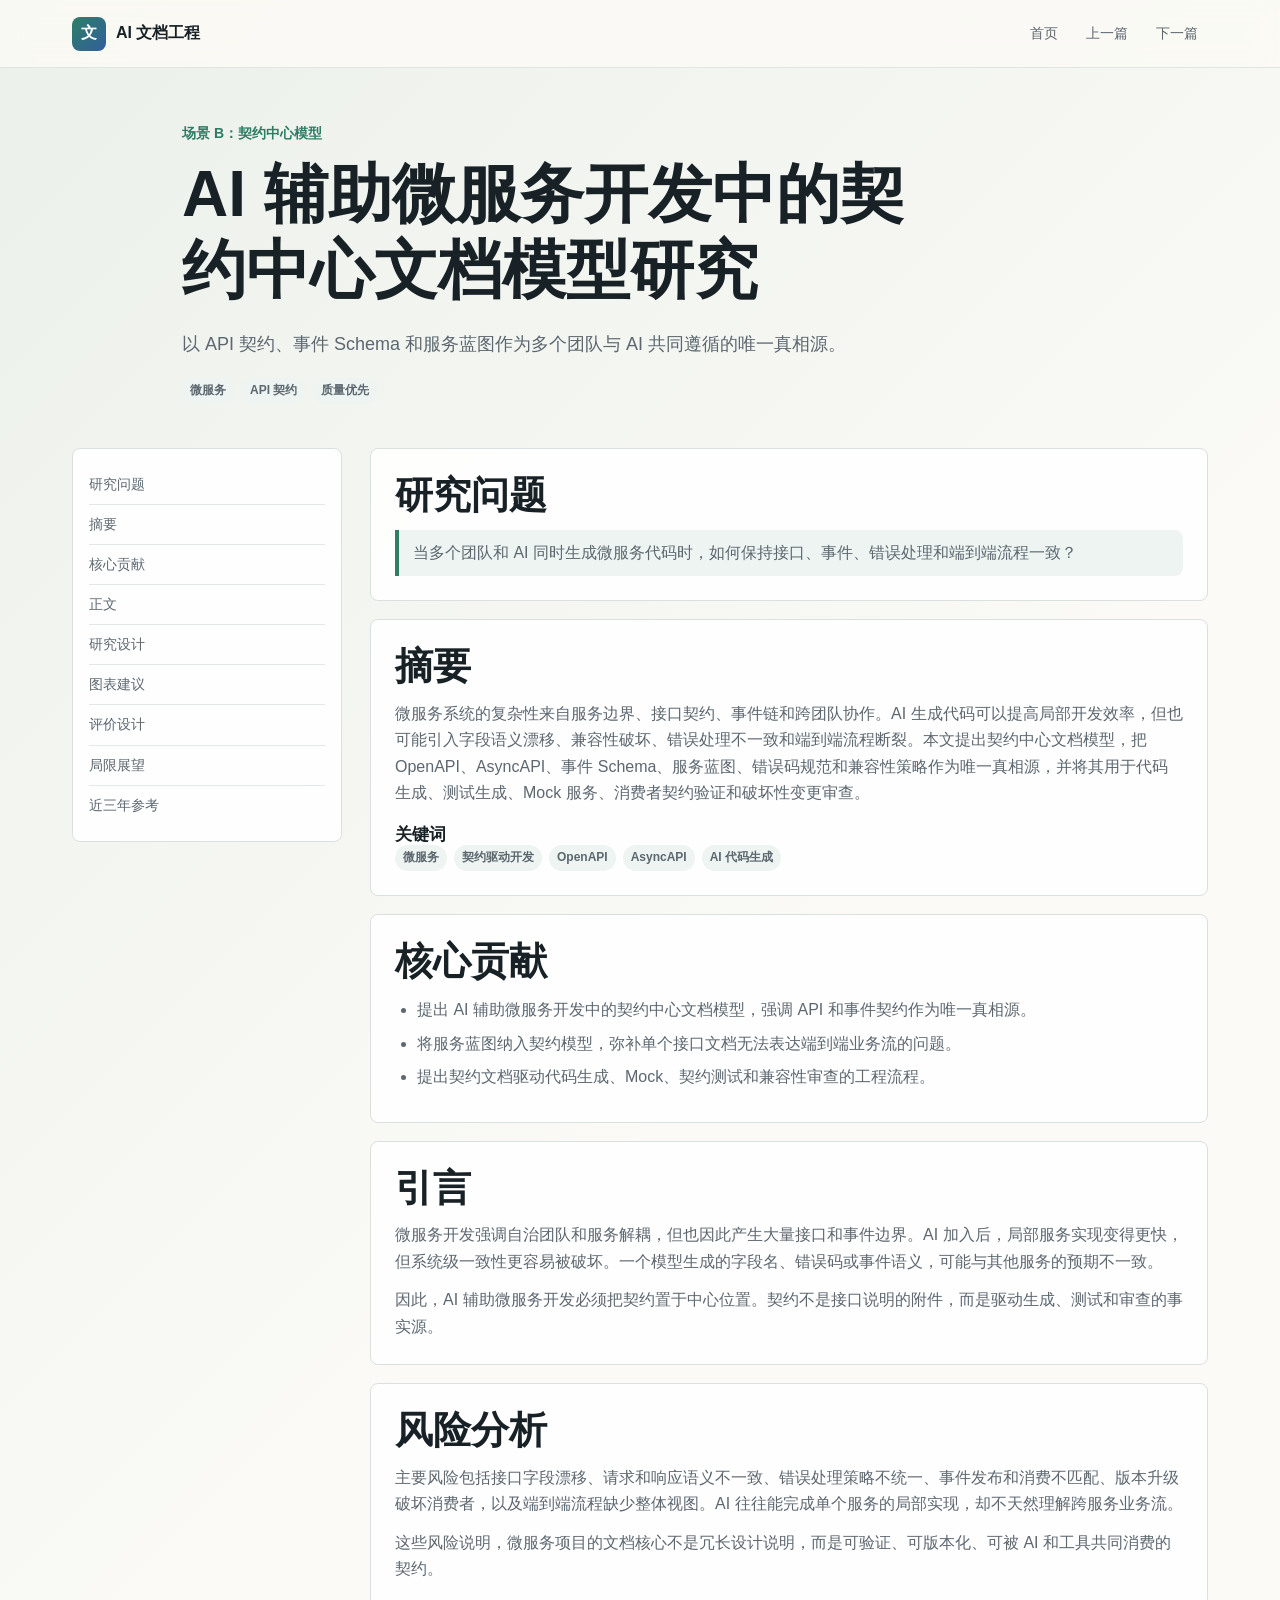
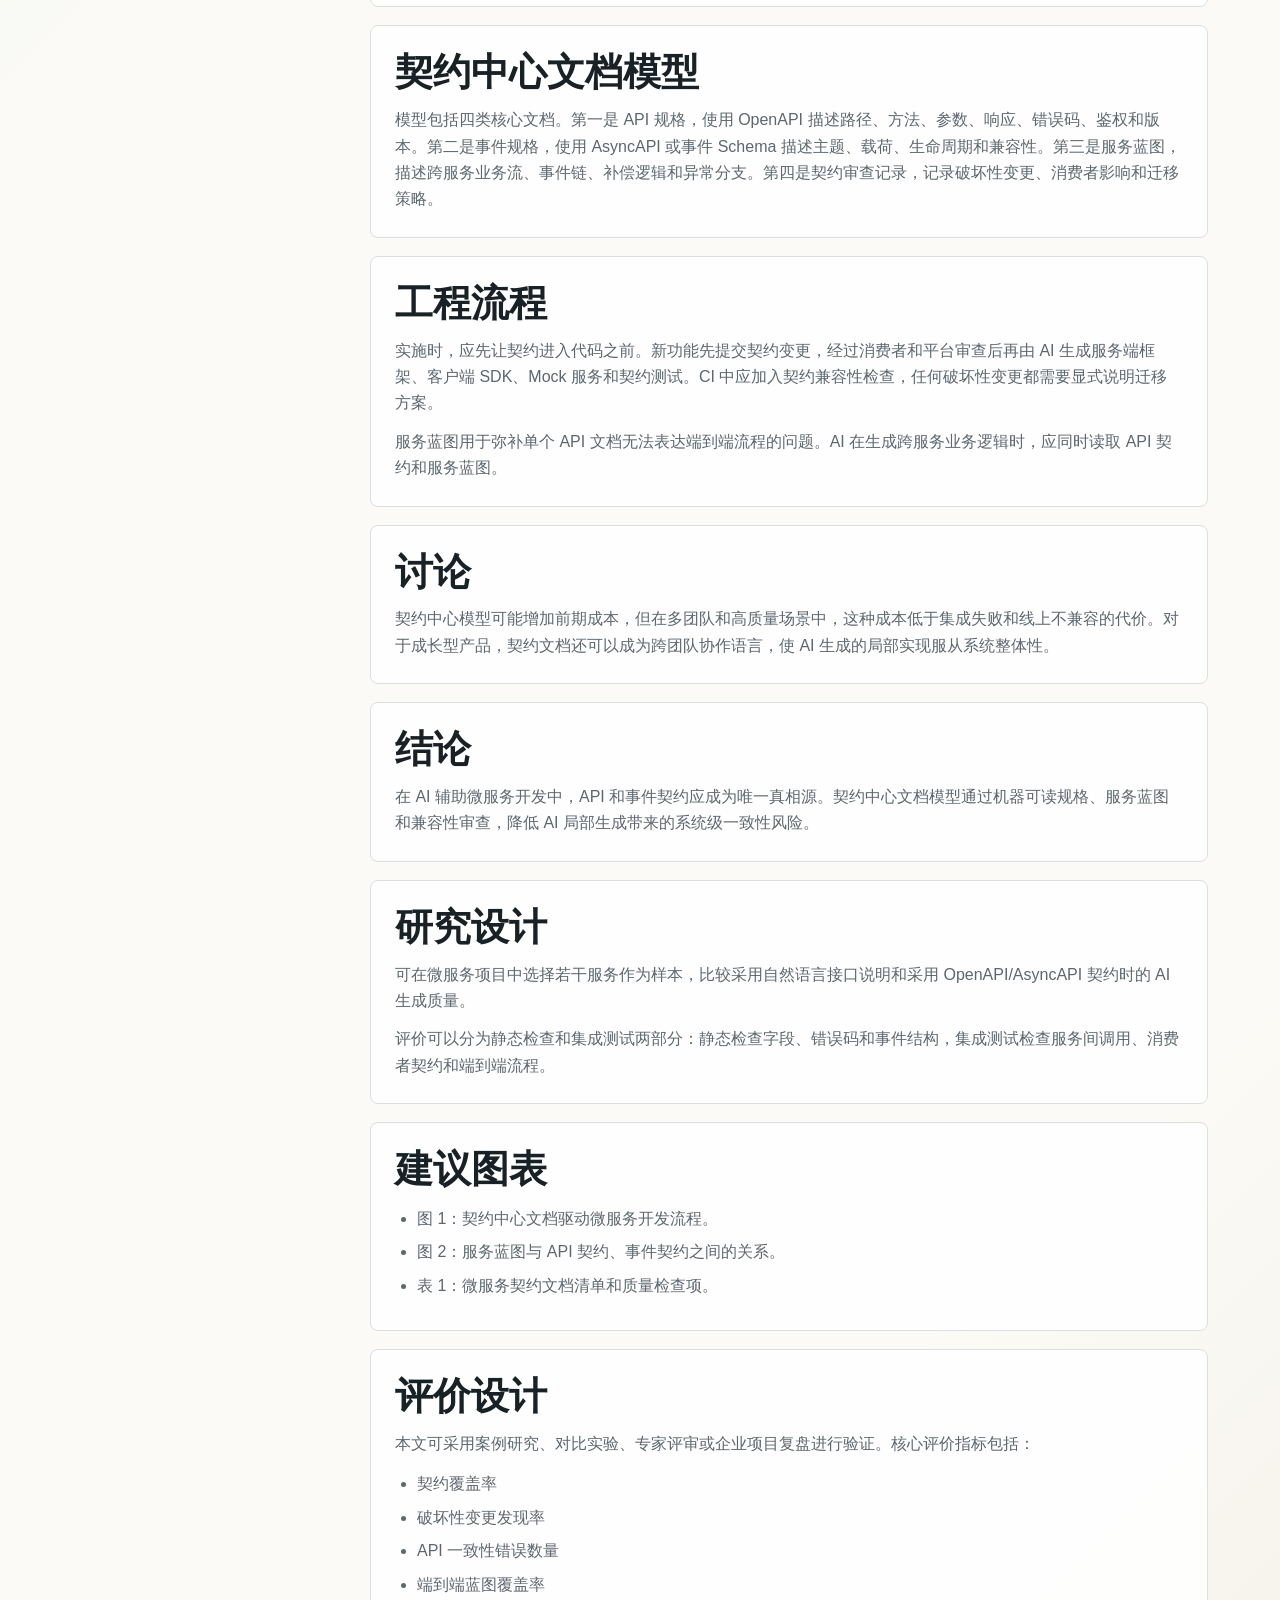
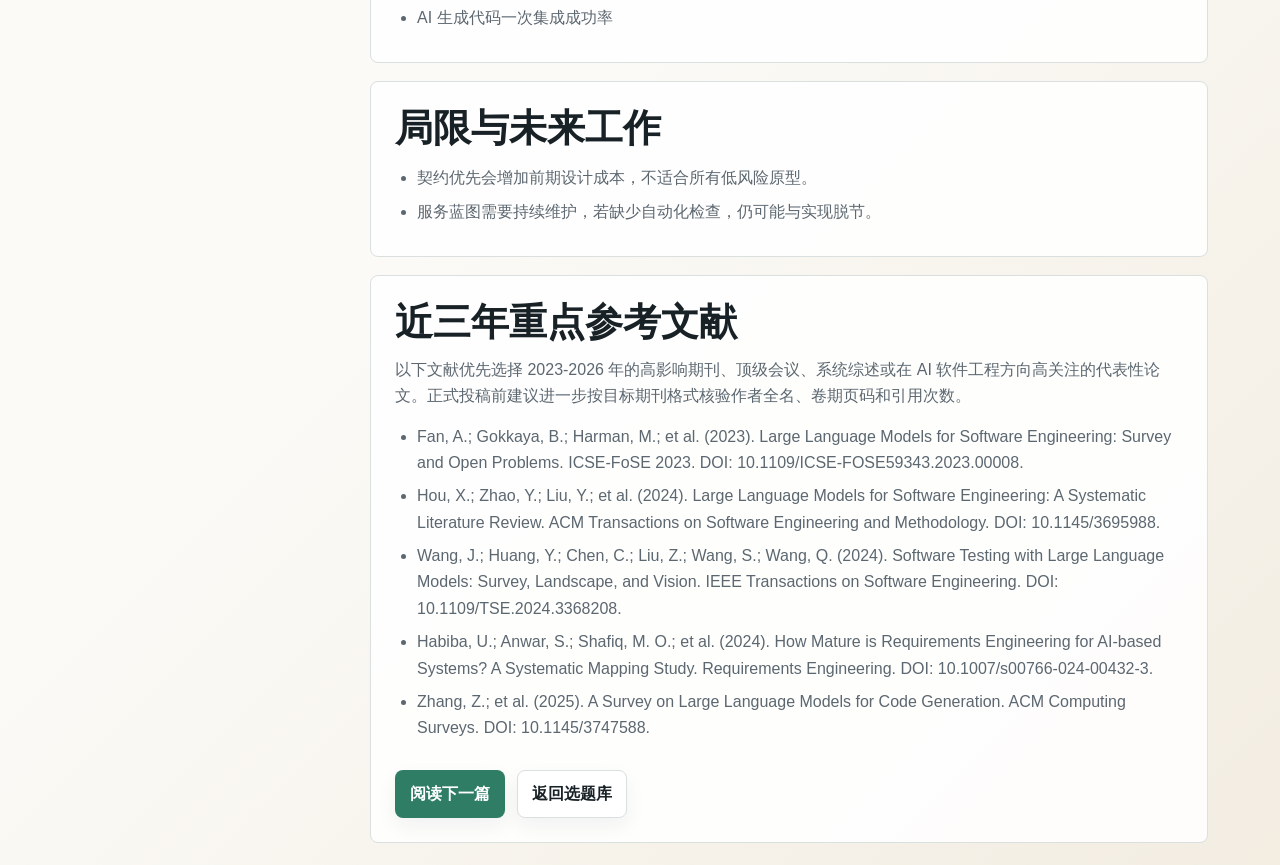
<file: papers/contract-microservices.html>
<!doctype html>
<html lang="zh-CN">
<head>
  <meta charset="utf-8">
  <meta name="viewport" content="width=device-width, initial-scale=1">
  <title>契约中心微服务文档模型</title>
  <link rel="stylesheet" href="../styles.css">
</head>
<body>
  <header class="site-header">
    <nav class="nav">
      <a class="brand" href="../index.html"><span class="brand-mark">文</span><span>AI 文档工程</span></a>
      <div class="nav-links"><a href="../index.html">首页</a><a href="vibe-coding-cognition.html">上一篇</a><a href="openapi-consistency.html">下一篇</a></div>
    </nav>
  </header>
  <main>
    <section class="paper-hero">
      <p class="eyebrow">场景 B：契约中心模型</p>
      <h1>AI 辅助微服务开发中的契约中心文档模型研究</h1>
      <p class="lead">以 API 契约、事件 Schema 和服务蓝图作为多个团队与 AI 共同遵循的唯一真相源。</p>
      <div class="paper-meta"><span class="tag">微服务</span><span class="tag">API 契约</span><span class="tag">质量优先</span></div>
    </section>
    <section class="paper-layout">
      <aside class="toc">
        <a href="#question">研究问题</a><a href="#abstract">摘要</a><a href="#contributions">核心贡献</a><a href="#intro">正文</a><a href="#research-design">研究设计</a><a href="#figures">图表建议</a><a href="#evaluation">评价设计</a><a href="#limitations">局限展望</a><a href="#references">近三年参考</a>
      </aside>
      <div class="paper-content">
        <article class="paper-section" id="question">
          <h2>研究问题</h2>
          <p class="quote">当多个团队和 AI 同时生成微服务代码时，如何保持接口、事件、错误处理和端到端流程一致？</p>
        </article>
        <article class="paper-section" id="abstract">
          <h2>摘要</h2>
          <p>微服务系统的复杂性来自服务边界、接口契约、事件链和跨团队协作。AI 生成代码可以提高局部开发效率，但也可能引入字段语义漂移、兼容性破坏、错误处理不一致和端到端流程断裂。本文提出契约中心文档模型，把 OpenAPI、AsyncAPI、事件 Schema、服务蓝图、错误码规范和兼容性策略作为唯一真相源，并将其用于代码生成、测试生成、Mock 服务、消费者契约验证和破坏性变更审查。</p>
          <h3>关键词</h3>
          <div class="tag-row"><span class="tag">微服务</span><span class="tag">契约驱动开发</span><span class="tag">OpenAPI</span><span class="tag">AsyncAPI</span><span class="tag">AI 代码生成</span></div>
        </article>
        <article class="paper-section" id="contributions">
          <h2>核心贡献</h2>
          <ul><li>提出 AI 辅助微服务开发中的契约中心文档模型，强调 API 和事件契约作为唯一真相源。</li><li>将服务蓝图纳入契约模型，弥补单个接口文档无法表达端到端业务流的问题。</li><li>提出契约文档驱动代码生成、Mock、契约测试和兼容性审查的工程流程。</li></ul>
        </article>
        <article class="paper-section" id="intro">
          <h2>引言</h2>
          <p>微服务开发强调自治团队和服务解耦，但也因此产生大量接口和事件边界。AI 加入后，局部服务实现变得更快，但系统级一致性更容易被破坏。一个模型生成的字段名、错误码或事件语义，可能与其他服务的预期不一致。</p><p>因此，AI 辅助微服务开发必须把契约置于中心位置。契约不是接口说明的附件，而是驱动生成、测试和审查的事实源。</p>
        </article>
        <article class="paper-section" id="section-1">
          <h2>风险分析</h2>
          <p>主要风险包括接口字段漂移、请求和响应语义不一致、错误处理策略不统一、事件发布和消费不匹配、版本升级破坏消费者，以及端到端流程缺少整体视图。AI 往往能完成单个服务的局部实现，却不天然理解跨服务业务流。</p><p>这些风险说明，微服务项目的文档核心不是冗长设计说明，而是可验证、可版本化、可被 AI 和工具共同消费的契约。</p>
        </article>
        <article class="paper-section" id="section-2">
          <h2>契约中心文档模型</h2>
          <p>模型包括四类核心文档。第一是 API 规格，使用 OpenAPI 描述路径、方法、参数、响应、错误码、鉴权和版本。第二是事件规格，使用 AsyncAPI 或事件 Schema 描述主题、载荷、生命周期和兼容性。第三是服务蓝图，描述跨服务业务流、事件链、补偿逻辑和异常分支。第四是契约审查记录，记录破坏性变更、消费者影响和迁移策略。</p>
        </article>
        <article class="paper-section" id="section-3">
          <h2>工程流程</h2>
          <p>实施时，应先让契约进入代码之前。新功能先提交契约变更，经过消费者和平台审查后再由 AI 生成服务端框架、客户端 SDK、Mock 服务和契约测试。CI 中应加入契约兼容性检查，任何破坏性变更都需要显式说明迁移方案。</p><p>服务蓝图用于弥补单个 API 文档无法表达端到端流程的问题。AI 在生成跨服务业务逻辑时，应同时读取 API 契约和服务蓝图。</p>
        </article>
        <article class="paper-section" id="section-4">
          <h2>讨论</h2>
          <p>契约中心模型可能增加前期成本，但在多团队和高质量场景中，这种成本低于集成失败和线上不兼容的代价。对于成长型产品，契约文档还可以成为跨团队协作语言，使 AI 生成的局部实现服从系统整体性。</p>
        </article>
        <article class="paper-section" id="section-5">
          <h2>结论</h2>
          <p>在 AI 辅助微服务开发中，API 和事件契约应成为唯一真相源。契约中心文档模型通过机器可读规格、服务蓝图和兼容性审查，降低 AI 局部生成带来的系统级一致性风险。</p>
        </article>
        <article class="paper-section" id="research-design">
          <h2>研究设计</h2>
          <p>可在微服务项目中选择若干服务作为样本，比较采用自然语言接口说明和采用 OpenAPI/AsyncAPI 契约时的 AI 生成质量。</p><p>评价可以分为静态检查和集成测试两部分：静态检查字段、错误码和事件结构，集成测试检查服务间调用、消费者契约和端到端流程。</p>
        </article>
        <article class="paper-section" id="figures">
          <h2>建议图表</h2>
          <ul><li>图 1：契约中心文档驱动微服务开发流程。</li><li>图 2：服务蓝图与 API 契约、事件契约之间的关系。</li><li>表 1：微服务契约文档清单和质量检查项。</li></ul>
        </article>
        <article class="paper-section" id="evaluation">
          <h2>评价设计</h2>
          <p>本文可采用案例研究、对比实验、专家评审或企业项目复盘进行验证。核心评价指标包括：</p>
          <ul><li>契约覆盖率</li><li>破坏性变更发现率</li><li>API 一致性错误数量</li><li>端到端蓝图覆盖率</li><li>AI 生成代码一次集成成功率</li></ul>
        </article>
        <article class="paper-section" id="limitations">
          <h2>局限与未来工作</h2>
          <ul><li>契约优先会增加前期设计成本，不适合所有低风险原型。</li><li>服务蓝图需要持续维护，若缺少自动化检查，仍可能与实现脱节。</li></ul>
        </article>
        <article class="paper-section" id="references">
          <h2>近三年重点参考文献</h2>
          <p>以下文献优先选择 2023-2026 年的高影响期刊、顶级会议、系统综述或在 AI 软件工程方向高关注的代表性论文。正式投稿前建议进一步按目标期刊格式核验作者全名、卷期页码和引用次数。</p>
          <ul><li>Fan, A.; Gokkaya, B.; Harman, M.; et al. (2023). Large Language Models for Software Engineering: Survey and Open Problems. ICSE-FoSE 2023. DOI: 10.1109/ICSE-FOSE59343.2023.00008.</li><li>Hou, X.; Zhao, Y.; Liu, Y.; et al. (2024). Large Language Models for Software Engineering: A Systematic Literature Review. ACM Transactions on Software Engineering and Methodology. DOI: 10.1145/3695988.</li><li>Wang, J.; Huang, Y.; Chen, C.; Liu, Z.; Wang, S.; Wang, Q. (2024). Software Testing with Large Language Models: Survey, Landscape, and Vision. IEEE Transactions on Software Engineering. DOI: 10.1109/TSE.2024.3368208.</li><li>Habiba, U.; Anwar, S.; Shafiq, M. O.; et al. (2024). How Mature is Requirements Engineering for AI-based Systems? A Systematic Mapping Study. Requirements Engineering. DOI: 10.1007/s00766-024-00432-3.</li><li>Zhang, Z.; et al. (2025). A Survey on Large Language Models for Code Generation. ACM Computing Surveys. DOI: 10.1145/3747588.</li></ul>
          <div class="actions">
            <a class="button primary" href="openapi-consistency.html">阅读下一篇</a>
            <a class="button" href="../index.html#papers">返回选题库</a>
          </div>
        </article>
      </div>
    </section>
  </main>
</body>
</html>
</file>
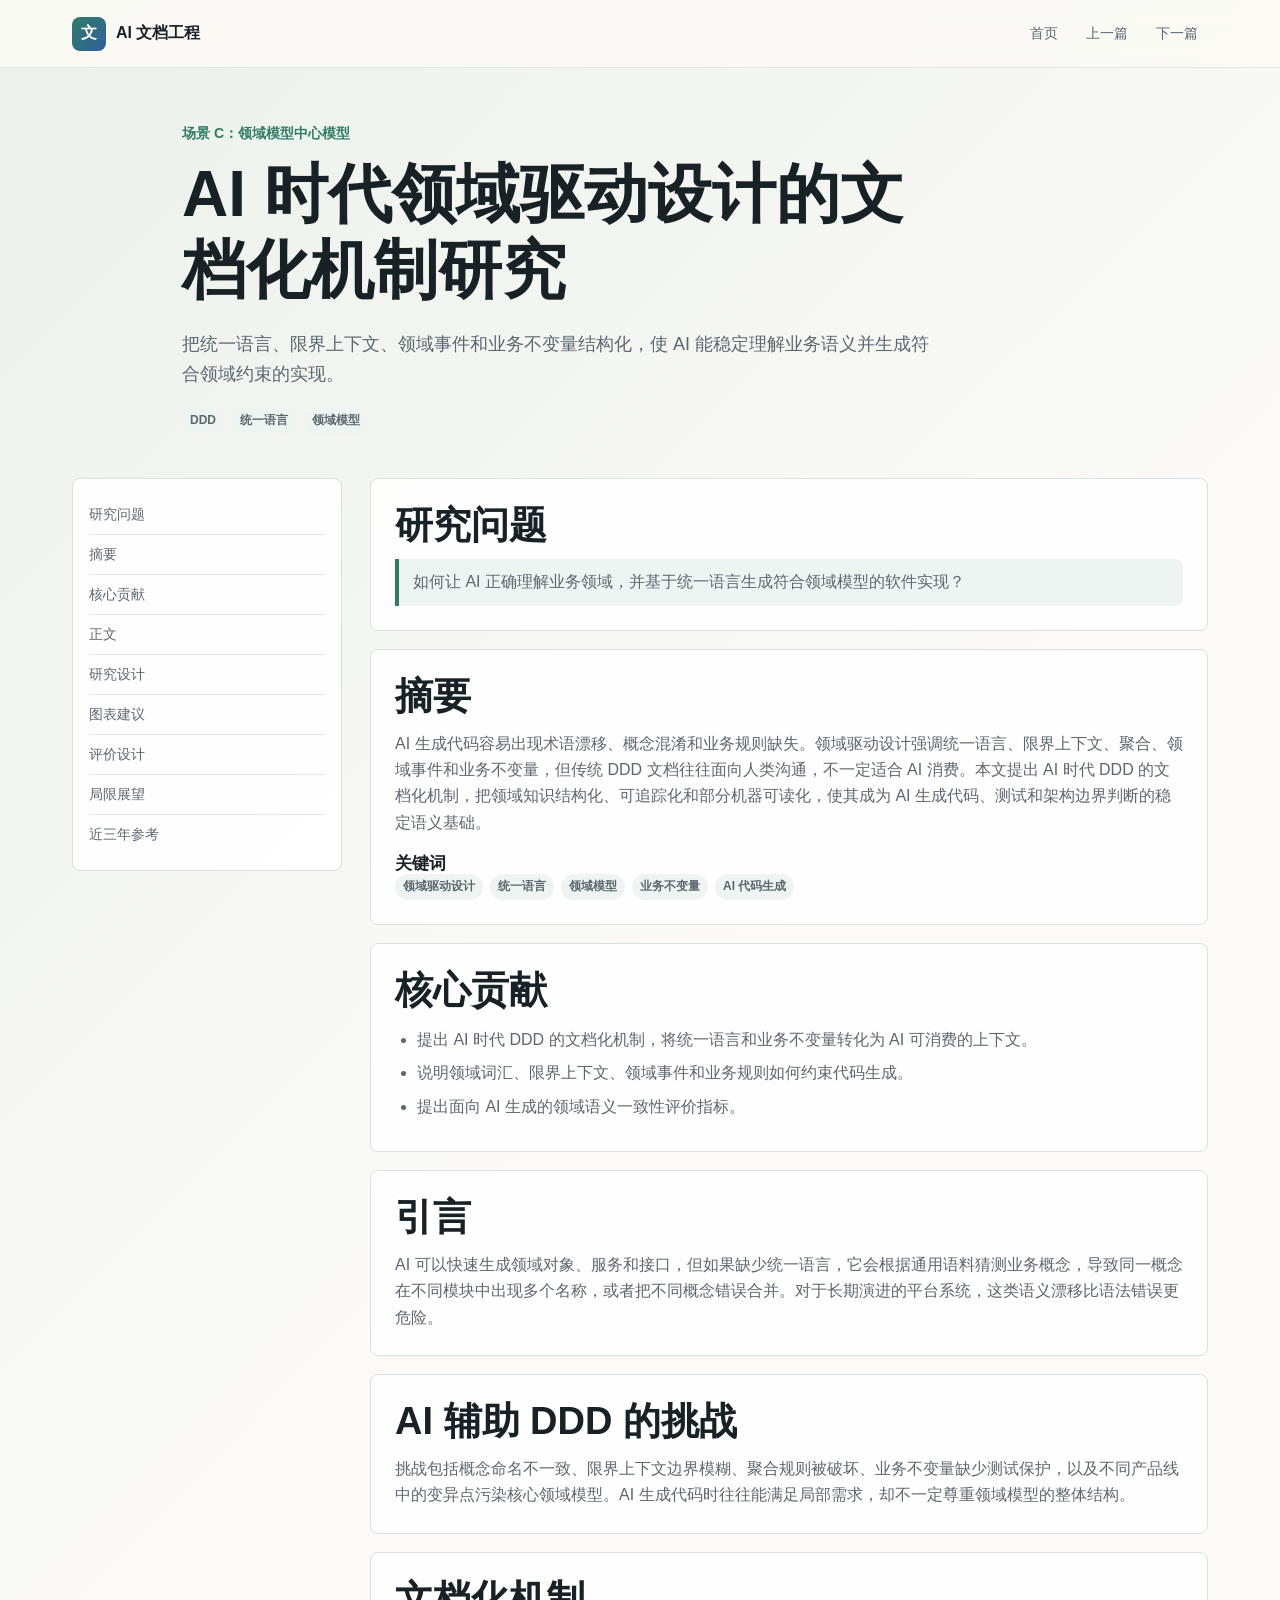
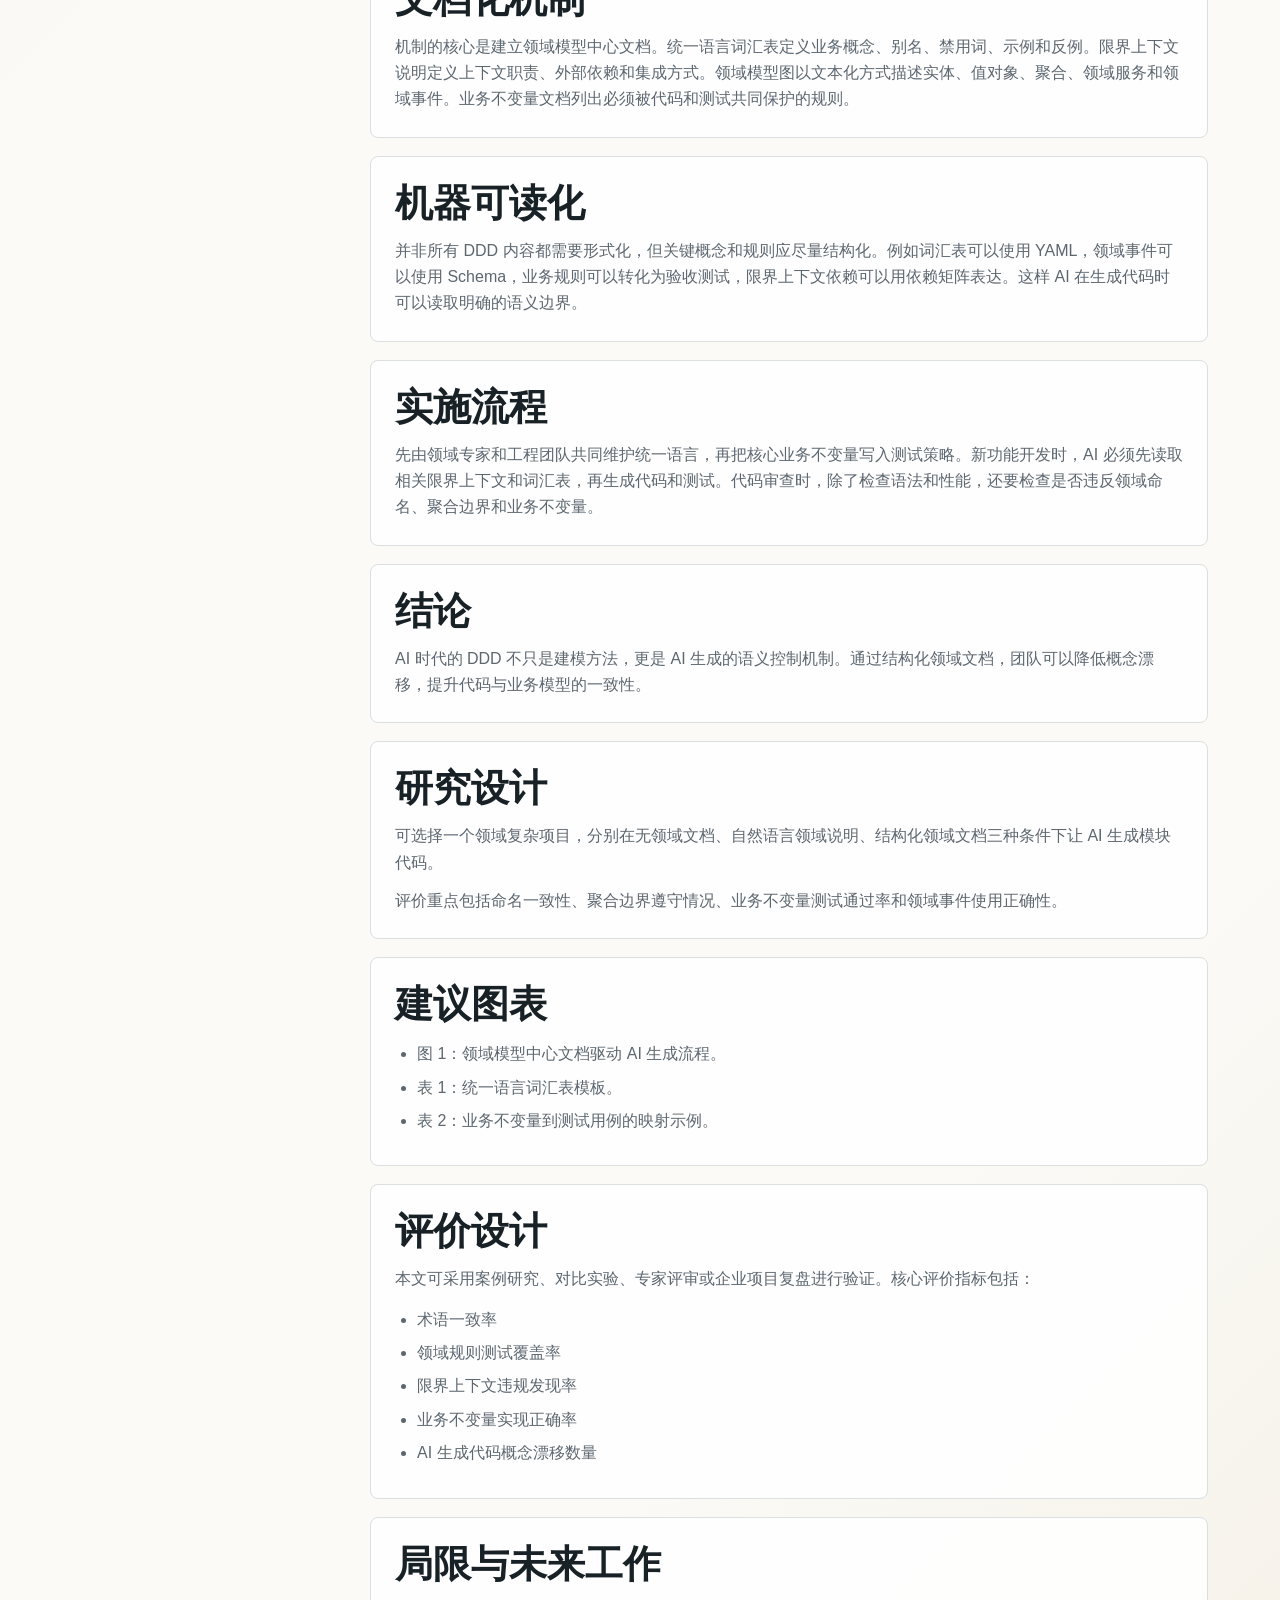
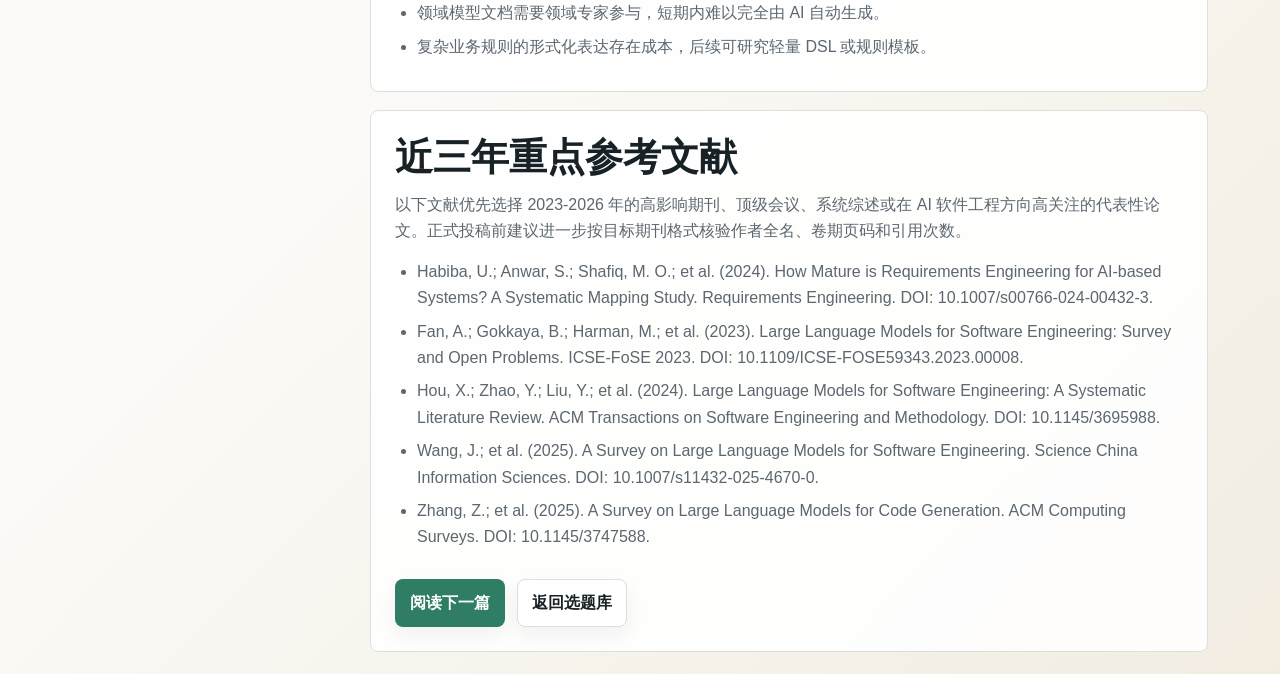
<file: papers/ddd-documentation.html>
<!doctype html>
<html lang="zh-CN">
<head>
  <meta charset="utf-8">
  <meta name="viewport" content="width=device-width, initial-scale=1">
  <title>AI 时代 DDD 文档化</title>
  <link rel="stylesheet" href="../styles.css">
</head>
<body>
  <header class="site-header">
    <nav class="nav">
      <a class="brand" href="../index.html"><span class="brand-mark">文</span><span>AI 文档工程</span></a>
      <div class="nav-links"><a href="../index.html">首页</a><a href="openapi-consistency.html">上一篇</a><a href="product-line-variation.html">下一篇</a></div>
    </nav>
  </header>
  <main>
    <section class="paper-hero">
      <p class="eyebrow">场景 C：领域模型中心模型</p>
      <h1>AI 时代领域驱动设计的文档化机制研究</h1>
      <p class="lead">把统一语言、限界上下文、领域事件和业务不变量结构化，使 AI 能稳定理解业务语义并生成符合领域约束的实现。</p>
      <div class="paper-meta"><span class="tag">DDD</span><span class="tag">统一语言</span><span class="tag">领域模型</span></div>
    </section>
    <section class="paper-layout">
      <aside class="toc">
        <a href="#question">研究问题</a><a href="#abstract">摘要</a><a href="#contributions">核心贡献</a><a href="#intro">正文</a><a href="#research-design">研究设计</a><a href="#figures">图表建议</a><a href="#evaluation">评价设计</a><a href="#limitations">局限展望</a><a href="#references">近三年参考</a>
      </aside>
      <div class="paper-content">
        <article class="paper-section" id="question">
          <h2>研究问题</h2>
          <p class="quote">如何让 AI 正确理解业务领域，并基于统一语言生成符合领域模型的软件实现？</p>
        </article>
        <article class="paper-section" id="abstract">
          <h2>摘要</h2>
          <p>AI 生成代码容易出现术语漂移、概念混淆和业务规则缺失。领域驱动设计强调统一语言、限界上下文、聚合、领域事件和业务不变量，但传统 DDD 文档往往面向人类沟通，不一定适合 AI 消费。本文提出 AI 时代 DDD 的文档化机制，把领域知识结构化、可追踪化和部分机器可读化，使其成为 AI 生成代码、测试和架构边界判断的稳定语义基础。</p>
          <h3>关键词</h3>
          <div class="tag-row"><span class="tag">领域驱动设计</span><span class="tag">统一语言</span><span class="tag">领域模型</span><span class="tag">业务不变量</span><span class="tag">AI 代码生成</span></div>
        </article>
        <article class="paper-section" id="contributions">
          <h2>核心贡献</h2>
          <ul><li>提出 AI 时代 DDD 的文档化机制，将统一语言和业务不变量转化为 AI 可消费的上下文。</li><li>说明领域词汇、限界上下文、领域事件和业务规则如何约束代码生成。</li><li>提出面向 AI 生成的领域语义一致性评价指标。</li></ul>
        </article>
        <article class="paper-section" id="intro">
          <h2>引言</h2>
          <p>AI 可以快速生成领域对象、服务和接口，但如果缺少统一语言，它会根据通用语料猜测业务概念，导致同一概念在不同模块中出现多个名称，或者把不同概念错误合并。对于长期演进的平台系统，这类语义漂移比语法错误更危险。</p>
        </article>
        <article class="paper-section" id="section-1">
          <h2>AI 辅助 DDD 的挑战</h2>
          <p>挑战包括概念命名不一致、限界上下文边界模糊、聚合规则被破坏、业务不变量缺少测试保护，以及不同产品线中的变异点污染核心领域模型。AI 生成代码时往往能满足局部需求，却不一定尊重领域模型的整体结构。</p>
        </article>
        <article class="paper-section" id="section-2">
          <h2>文档化机制</h2>
          <p>机制的核心是建立领域模型中心文档。统一语言词汇表定义业务概念、别名、禁用词、示例和反例。限界上下文说明定义上下文职责、外部依赖和集成方式。领域模型图以文本化方式描述实体、值对象、聚合、领域服务和领域事件。业务不变量文档列出必须被代码和测试共同保护的规则。</p>
        </article>
        <article class="paper-section" id="section-3">
          <h2>机器可读化</h2>
          <p>并非所有 DDD 内容都需要形式化，但关键概念和规则应尽量结构化。例如词汇表可以使用 YAML，领域事件可以使用 Schema，业务规则可以转化为验收测试，限界上下文依赖可以用依赖矩阵表达。这样 AI 在生成代码时可以读取明确的语义边界。</p>
        </article>
        <article class="paper-section" id="section-4">
          <h2>实施流程</h2>
          <p>先由领域专家和工程团队共同维护统一语言，再把核心业务不变量写入测试策略。新功能开发时，AI 必须先读取相关限界上下文和词汇表，再生成代码和测试。代码审查时，除了检查语法和性能，还要检查是否违反领域命名、聚合边界和业务不变量。</p>
        </article>
        <article class="paper-section" id="section-5">
          <h2>结论</h2>
          <p>AI 时代的 DDD 不只是建模方法，更是 AI 生成的语义控制机制。通过结构化领域文档，团队可以降低概念漂移，提升代码与业务模型的一致性。</p>
        </article>
        <article class="paper-section" id="research-design">
          <h2>研究设计</h2>
          <p>可选择一个领域复杂项目，分别在无领域文档、自然语言领域说明、结构化领域文档三种条件下让 AI 生成模块代码。</p><p>评价重点包括命名一致性、聚合边界遵守情况、业务不变量测试通过率和领域事件使用正确性。</p>
        </article>
        <article class="paper-section" id="figures">
          <h2>建议图表</h2>
          <ul><li>图 1：领域模型中心文档驱动 AI 生成流程。</li><li>表 1：统一语言词汇表模板。</li><li>表 2：业务不变量到测试用例的映射示例。</li></ul>
        </article>
        <article class="paper-section" id="evaluation">
          <h2>评价设计</h2>
          <p>本文可采用案例研究、对比实验、专家评审或企业项目复盘进行验证。核心评价指标包括：</p>
          <ul><li>术语一致率</li><li>领域规则测试覆盖率</li><li>限界上下文违规发现率</li><li>业务不变量实现正确率</li><li>AI 生成代码概念漂移数量</li></ul>
        </article>
        <article class="paper-section" id="limitations">
          <h2>局限与未来工作</h2>
          <ul><li>领域模型文档需要领域专家参与，短期内难以完全由 AI 自动生成。</li><li>复杂业务规则的形式化表达存在成本，后续可研究轻量 DSL 或规则模板。</li></ul>
        </article>
        <article class="paper-section" id="references">
          <h2>近三年重点参考文献</h2>
          <p>以下文献优先选择 2023-2026 年的高影响期刊、顶级会议、系统综述或在 AI 软件工程方向高关注的代表性论文。正式投稿前建议进一步按目标期刊格式核验作者全名、卷期页码和引用次数。</p>
          <ul><li>Habiba, U.; Anwar, S.; Shafiq, M. O.; et al. (2024). How Mature is Requirements Engineering for AI-based Systems? A Systematic Mapping Study. Requirements Engineering. DOI: 10.1007/s00766-024-00432-3.</li><li>Fan, A.; Gokkaya, B.; Harman, M.; et al. (2023). Large Language Models for Software Engineering: Survey and Open Problems. ICSE-FoSE 2023. DOI: 10.1109/ICSE-FOSE59343.2023.00008.</li><li>Hou, X.; Zhao, Y.; Liu, Y.; et al. (2024). Large Language Models for Software Engineering: A Systematic Literature Review. ACM Transactions on Software Engineering and Methodology. DOI: 10.1145/3695988.</li><li>Wang, J.; et al. (2025). A Survey on Large Language Models for Software Engineering. Science China Information Sciences. DOI: 10.1007/s11432-025-4670-0.</li><li>Zhang, Z.; et al. (2025). A Survey on Large Language Models for Code Generation. ACM Computing Surveys. DOI: 10.1145/3747588.</li></ul>
          <div class="actions">
            <a class="button primary" href="product-line-variation.html">阅读下一篇</a>
            <a class="button" href="../index.html#papers">返回选题库</a>
          </div>
        </article>
      </div>
    </section>
  </main>
</body>
</html>
</file>
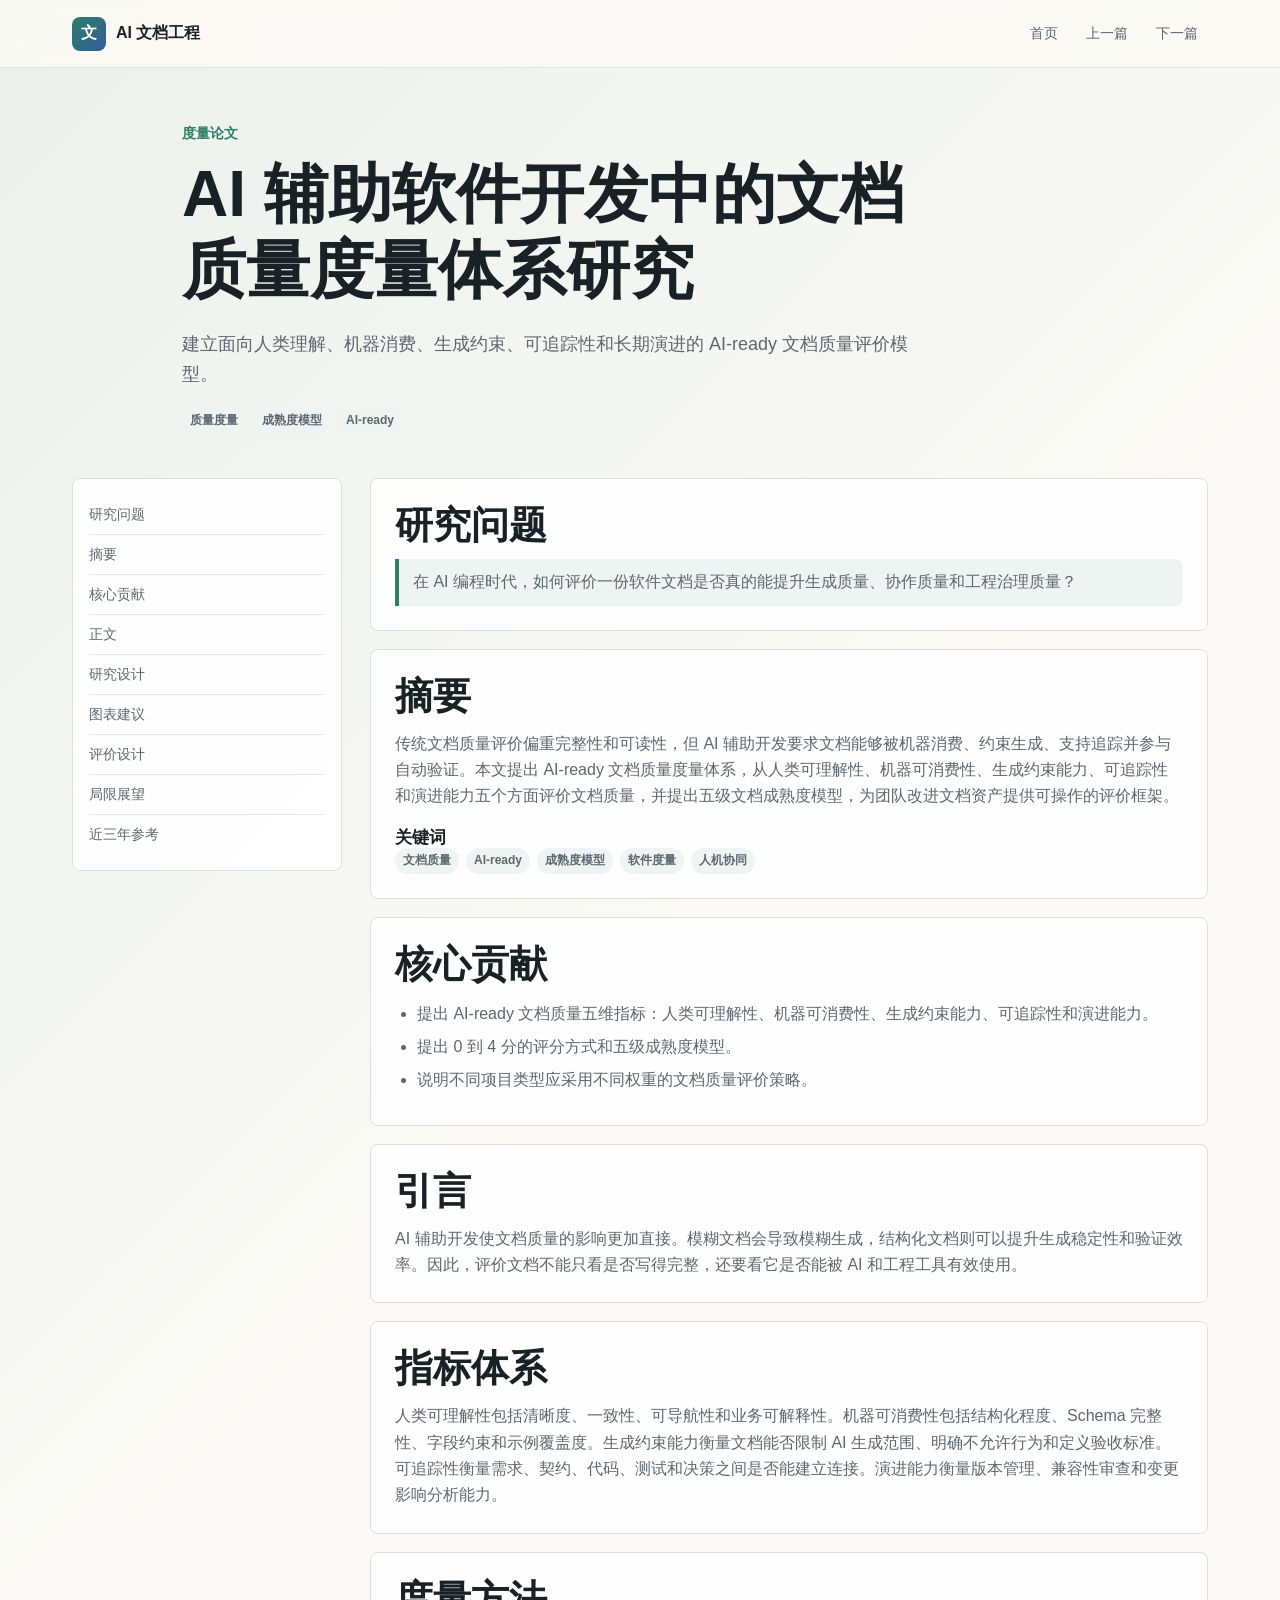
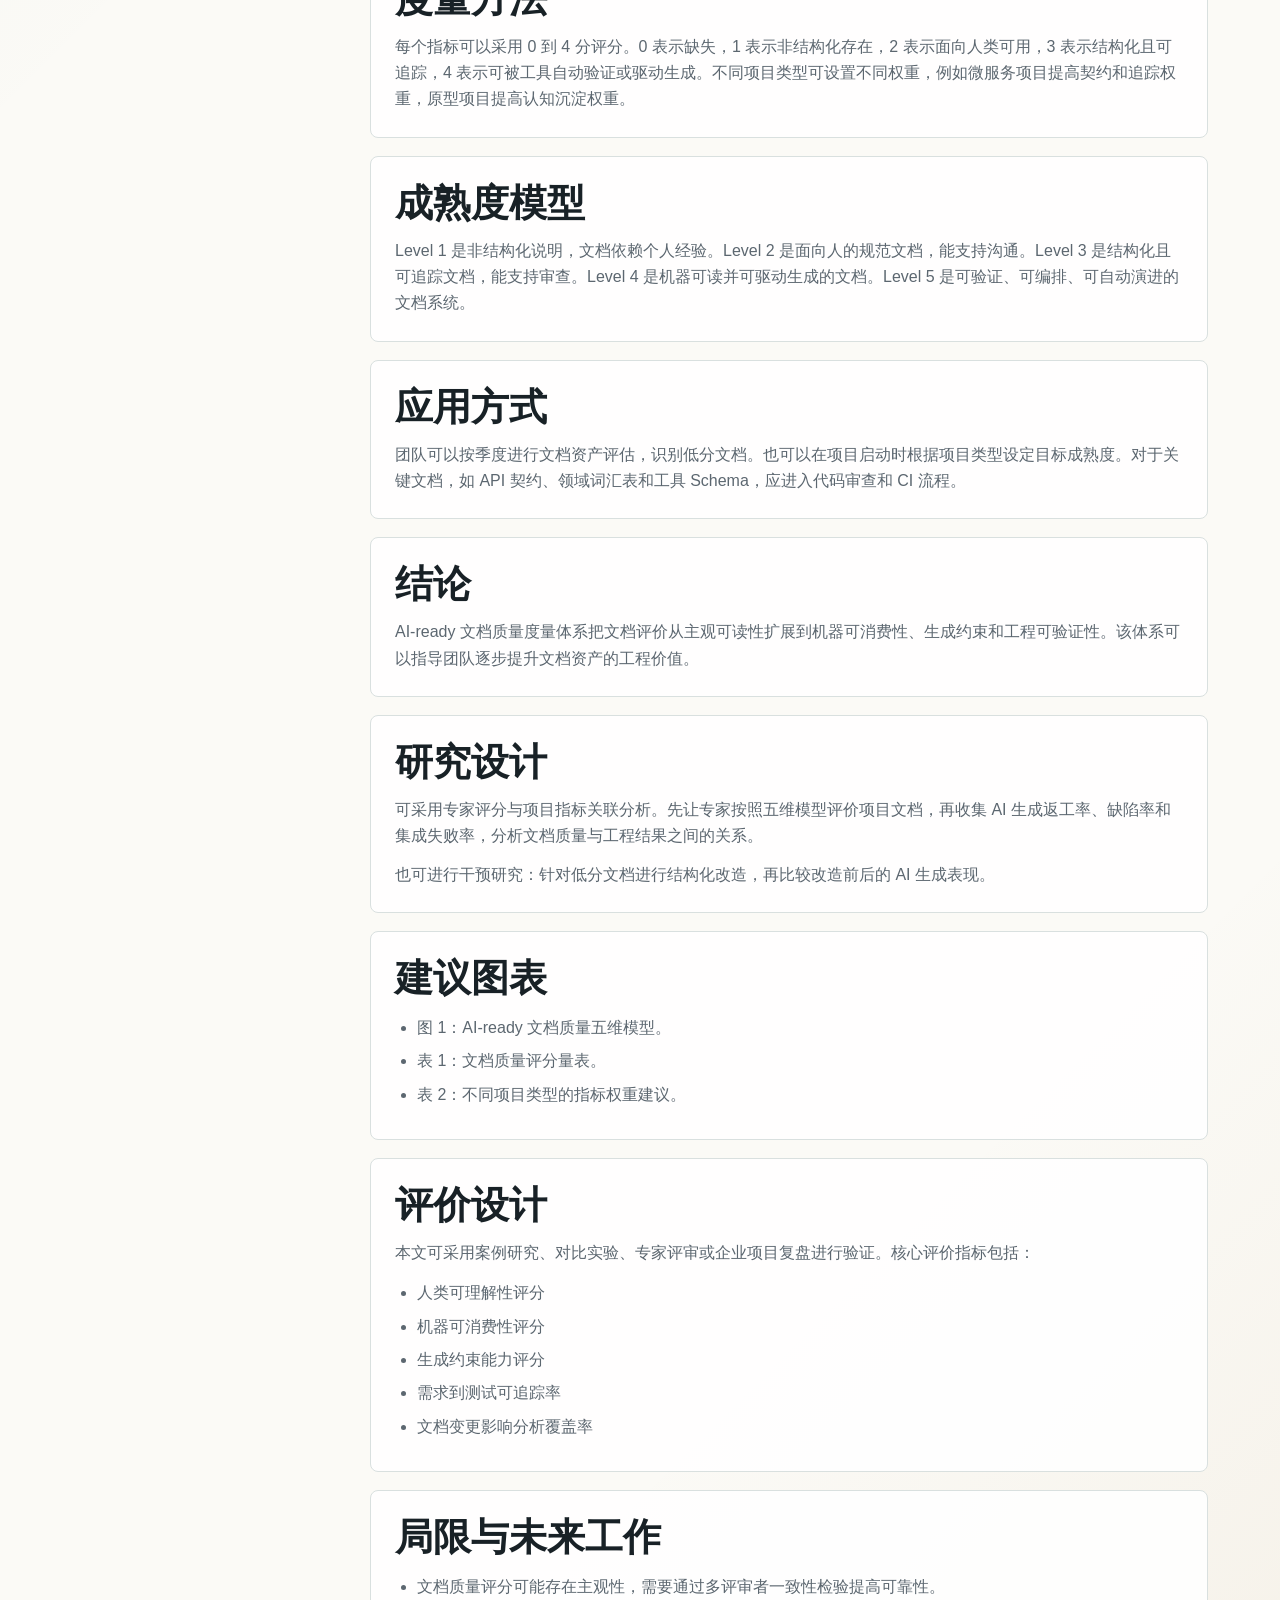
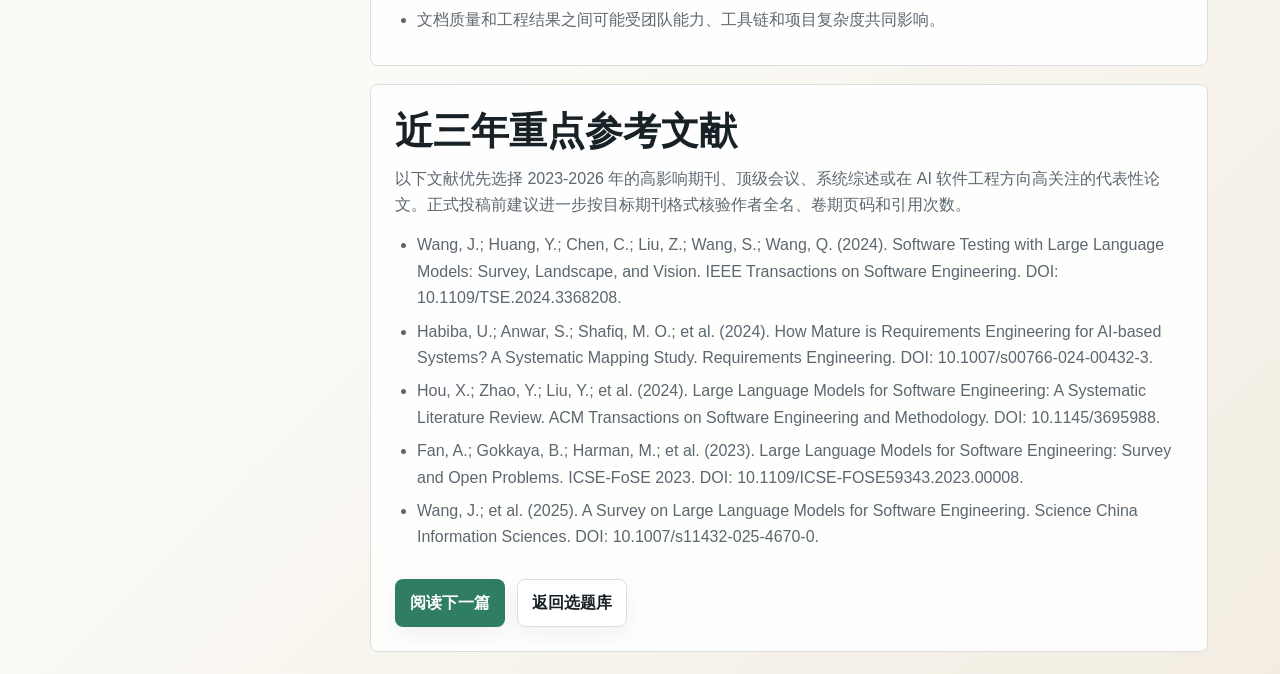
<file: papers/document-quality-metrics.html>
<!doctype html>
<html lang="zh-CN">
<head>
  <meta charset="utf-8">
  <meta name="viewport" content="width=device-width, initial-scale=1">
  <title>AI-ready 文档质量度量</title>
  <link rel="stylesheet" href="../styles.css">
</head>
<body>
  <header class="site-header">
    <nav class="nav">
      <a class="brand" href="../index.html"><span class="brand-mark">文</span><span>AI 文档工程</span></a>
      <div class="nav-links"><a href="../index.html">首页</a><a href="tool-schema-quality.html">上一篇</a><a href="document-version-management.html">下一篇</a></div>
    </nav>
  </header>
  <main>
    <section class="paper-hero">
      <p class="eyebrow">度量论文</p>
      <h1>AI 辅助软件开发中的文档质量度量体系研究</h1>
      <p class="lead">建立面向人类理解、机器消费、生成约束、可追踪性和长期演进的 AI-ready 文档质量评价模型。</p>
      <div class="paper-meta"><span class="tag">质量度量</span><span class="tag">成熟度模型</span><span class="tag">AI-ready</span></div>
    </section>
    <section class="paper-layout">
      <aside class="toc">
        <a href="#question">研究问题</a><a href="#abstract">摘要</a><a href="#contributions">核心贡献</a><a href="#intro">正文</a><a href="#research-design">研究设计</a><a href="#figures">图表建议</a><a href="#evaluation">评价设计</a><a href="#limitations">局限展望</a><a href="#references">近三年参考</a>
      </aside>
      <div class="paper-content">
        <article class="paper-section" id="question">
          <h2>研究问题</h2>
          <p class="quote">在 AI 编程时代，如何评价一份软件文档是否真的能提升生成质量、协作质量和工程治理质量？</p>
        </article>
        <article class="paper-section" id="abstract">
          <h2>摘要</h2>
          <p>传统文档质量评价偏重完整性和可读性，但 AI 辅助开发要求文档能够被机器消费、约束生成、支持追踪并参与自动验证。本文提出 AI-ready 文档质量度量体系，从人类可理解性、机器可消费性、生成约束能力、可追踪性和演进能力五个方面评价文档质量，并提出五级文档成熟度模型，为团队改进文档资产提供可操作的评价框架。</p>
          <h3>关键词</h3>
          <div class="tag-row"><span class="tag">文档质量</span><span class="tag">AI-ready</span><span class="tag">成熟度模型</span><span class="tag">软件度量</span><span class="tag">人机协同</span></div>
        </article>
        <article class="paper-section" id="contributions">
          <h2>核心贡献</h2>
          <ul><li>提出 AI-ready 文档质量五维指标：人类可理解性、机器可消费性、生成约束能力、可追踪性和演进能力。</li><li>提出 0 到 4 分的评分方式和五级成熟度模型。</li><li>说明不同项目类型应采用不同权重的文档质量评价策略。</li></ul>
        </article>
        <article class="paper-section" id="intro">
          <h2>引言</h2>
          <p>AI 辅助开发使文档质量的影响更加直接。模糊文档会导致模糊生成，结构化文档则可以提升生成稳定性和验证效率。因此，评价文档不能只看是否写得完整，还要看它是否能被 AI 和工程工具有效使用。</p>
        </article>
        <article class="paper-section" id="section-1">
          <h2>指标体系</h2>
          <p>人类可理解性包括清晰度、一致性、可导航性和业务可解释性。机器可消费性包括结构化程度、Schema 完整性、字段约束和示例覆盖度。生成约束能力衡量文档能否限制 AI 生成范围、明确不允许行为和定义验收标准。可追踪性衡量需求、契约、代码、测试和决策之间是否能建立连接。演进能力衡量版本管理、兼容性审查和变更影响分析能力。</p>
        </article>
        <article class="paper-section" id="section-2">
          <h2>度量方法</h2>
          <p>每个指标可以采用 0 到 4 分评分。0 表示缺失，1 表示非结构化存在，2 表示面向人类可用，3 表示结构化且可追踪，4 表示可被工具自动验证或驱动生成。不同项目类型可设置不同权重，例如微服务项目提高契约和追踪权重，原型项目提高认知沉淀权重。</p>
        </article>
        <article class="paper-section" id="section-3">
          <h2>成熟度模型</h2>
          <p>Level 1 是非结构化说明，文档依赖个人经验。Level 2 是面向人的规范文档，能支持沟通。Level 3 是结构化且可追踪文档，能支持审查。Level 4 是机器可读并可驱动生成的文档。Level 5 是可验证、可编排、可自动演进的文档系统。</p>
        </article>
        <article class="paper-section" id="section-4">
          <h2>应用方式</h2>
          <p>团队可以按季度进行文档资产评估，识别低分文档。也可以在项目启动时根据项目类型设定目标成熟度。对于关键文档，如 API 契约、领域词汇表和工具 Schema，应进入代码审查和 CI 流程。</p>
        </article>
        <article class="paper-section" id="section-5">
          <h2>结论</h2>
          <p>AI-ready 文档质量度量体系把文档评价从主观可读性扩展到机器可消费性、生成约束和工程可验证性。该体系可以指导团队逐步提升文档资产的工程价值。</p>
        </article>
        <article class="paper-section" id="research-design">
          <h2>研究设计</h2>
          <p>可采用专家评分与项目指标关联分析。先让专家按照五维模型评价项目文档，再收集 AI 生成返工率、缺陷率和集成失败率，分析文档质量与工程结果之间的关系。</p><p>也可进行干预研究：针对低分文档进行结构化改造，再比较改造前后的 AI 生成表现。</p>
        </article>
        <article class="paper-section" id="figures">
          <h2>建议图表</h2>
          <ul><li>图 1：AI-ready 文档质量五维模型。</li><li>表 1：文档质量评分量表。</li><li>表 2：不同项目类型的指标权重建议。</li></ul>
        </article>
        <article class="paper-section" id="evaluation">
          <h2>评价设计</h2>
          <p>本文可采用案例研究、对比实验、专家评审或企业项目复盘进行验证。核心评价指标包括：</p>
          <ul><li>人类可理解性评分</li><li>机器可消费性评分</li><li>生成约束能力评分</li><li>需求到测试可追踪率</li><li>文档变更影响分析覆盖率</li></ul>
        </article>
        <article class="paper-section" id="limitations">
          <h2>局限与未来工作</h2>
          <ul><li>文档质量评分可能存在主观性，需要通过多评审者一致性检验提高可靠性。</li><li>文档质量和工程结果之间可能受团队能力、工具链和项目复杂度共同影响。</li></ul>
        </article>
        <article class="paper-section" id="references">
          <h2>近三年重点参考文献</h2>
          <p>以下文献优先选择 2023-2026 年的高影响期刊、顶级会议、系统综述或在 AI 软件工程方向高关注的代表性论文。正式投稿前建议进一步按目标期刊格式核验作者全名、卷期页码和引用次数。</p>
          <ul><li>Wang, J.; Huang, Y.; Chen, C.; Liu, Z.; Wang, S.; Wang, Q. (2024). Software Testing with Large Language Models: Survey, Landscape, and Vision. IEEE Transactions on Software Engineering. DOI: 10.1109/TSE.2024.3368208.</li><li>Habiba, U.; Anwar, S.; Shafiq, M. O.; et al. (2024). How Mature is Requirements Engineering for AI-based Systems? A Systematic Mapping Study. Requirements Engineering. DOI: 10.1007/s00766-024-00432-3.</li><li>Hou, X.; Zhao, Y.; Liu, Y.; et al. (2024). Large Language Models for Software Engineering: A Systematic Literature Review. ACM Transactions on Software Engineering and Methodology. DOI: 10.1145/3695988.</li><li>Fan, A.; Gokkaya, B.; Harman, M.; et al. (2023). Large Language Models for Software Engineering: Survey and Open Problems. ICSE-FoSE 2023. DOI: 10.1109/ICSE-FOSE59343.2023.00008.</li><li>Wang, J.; et al. (2025). A Survey on Large Language Models for Software Engineering. Science China Information Sciences. DOI: 10.1007/s11432-025-4670-0.</li></ul>
          <div class="actions">
            <a class="button primary" href="document-version-management.html">阅读下一篇</a>
            <a class="button" href="../index.html#papers">返回选题库</a>
          </div>
        </article>
      </div>
    </section>
  </main>
</body>
</html>
</file>
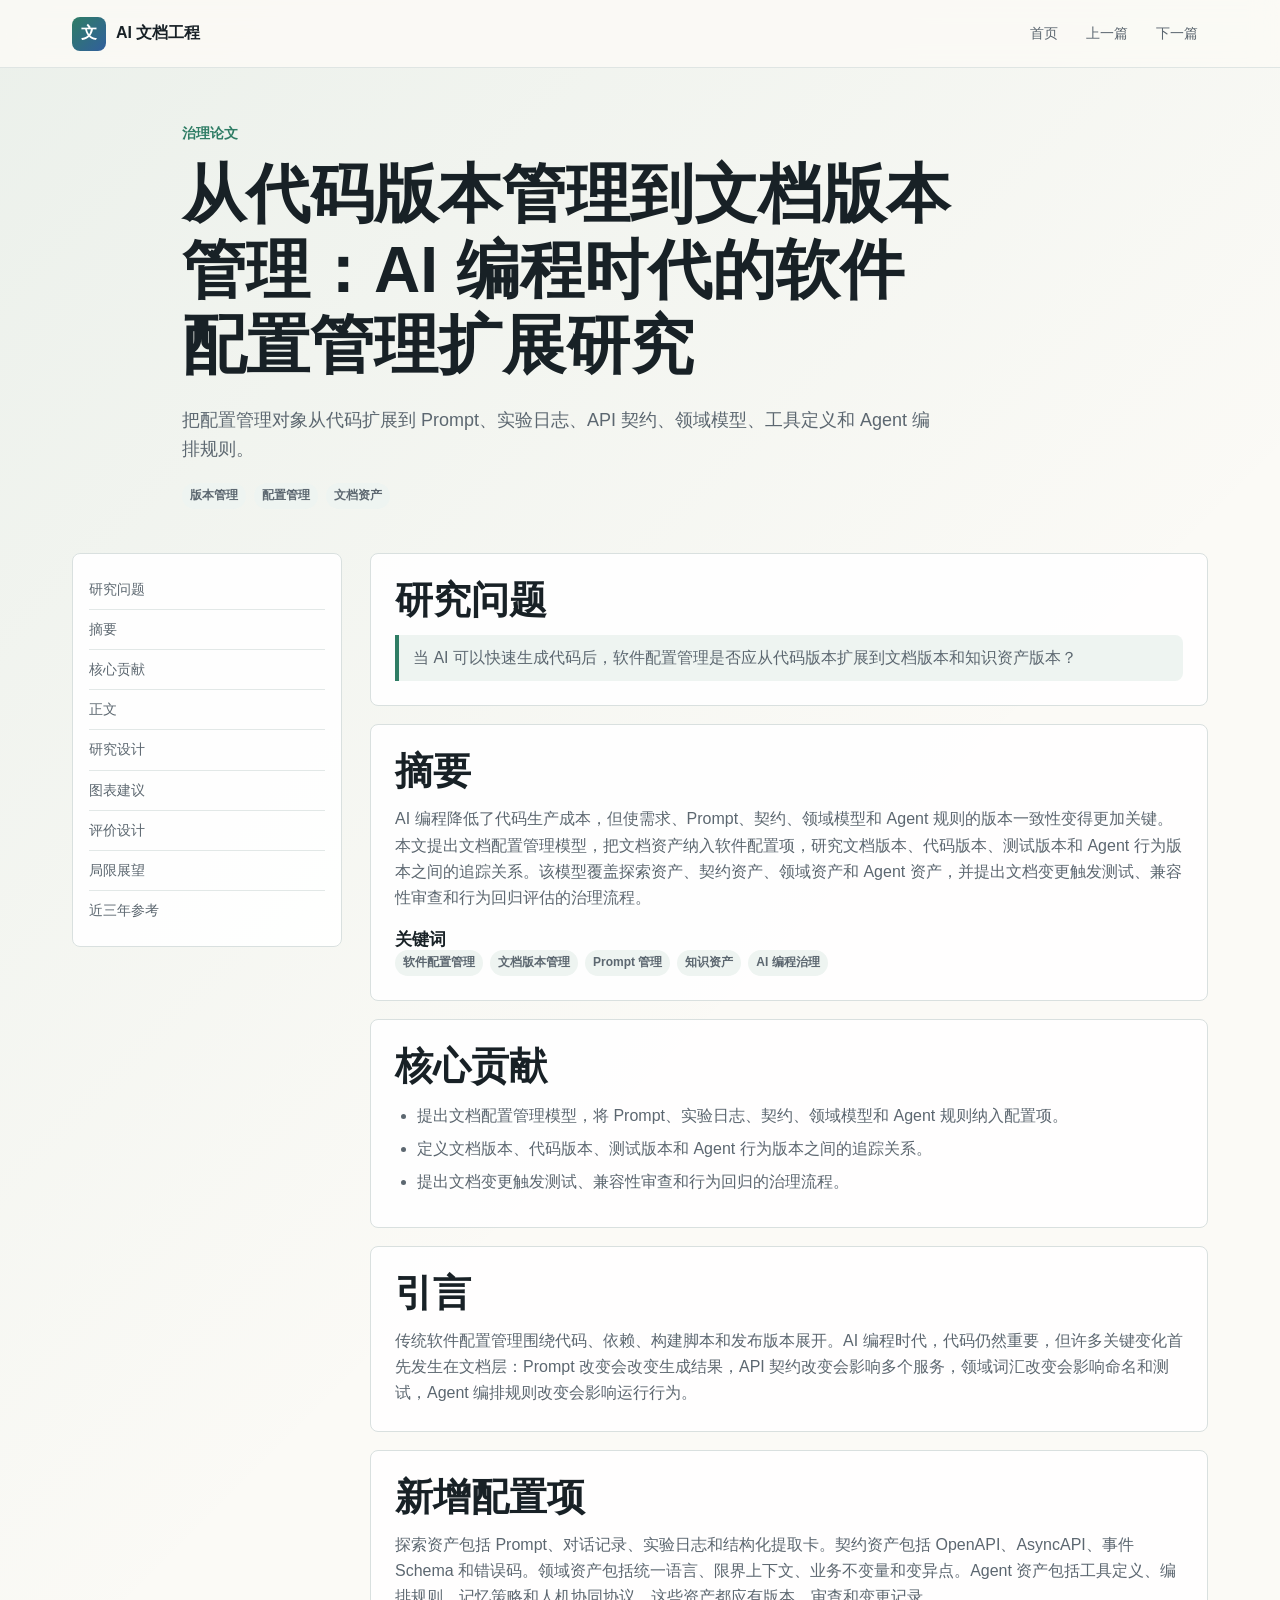
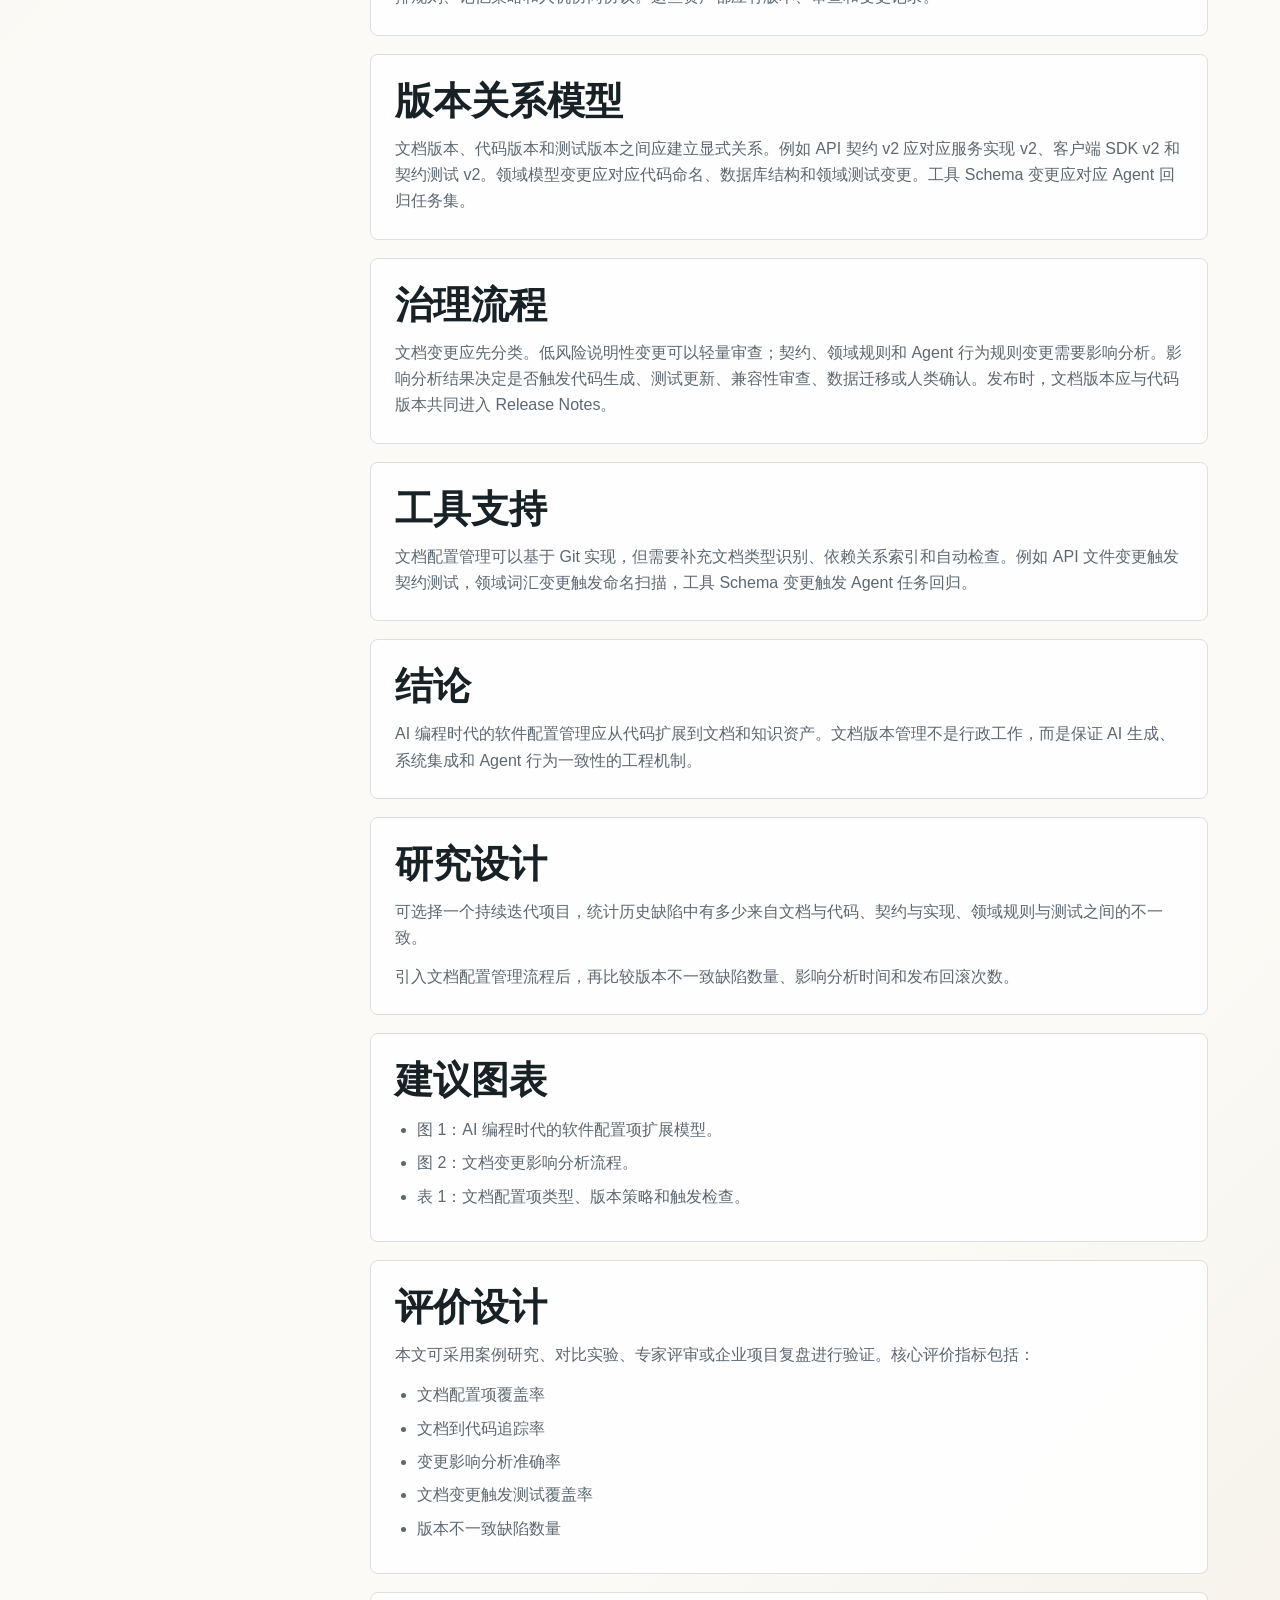
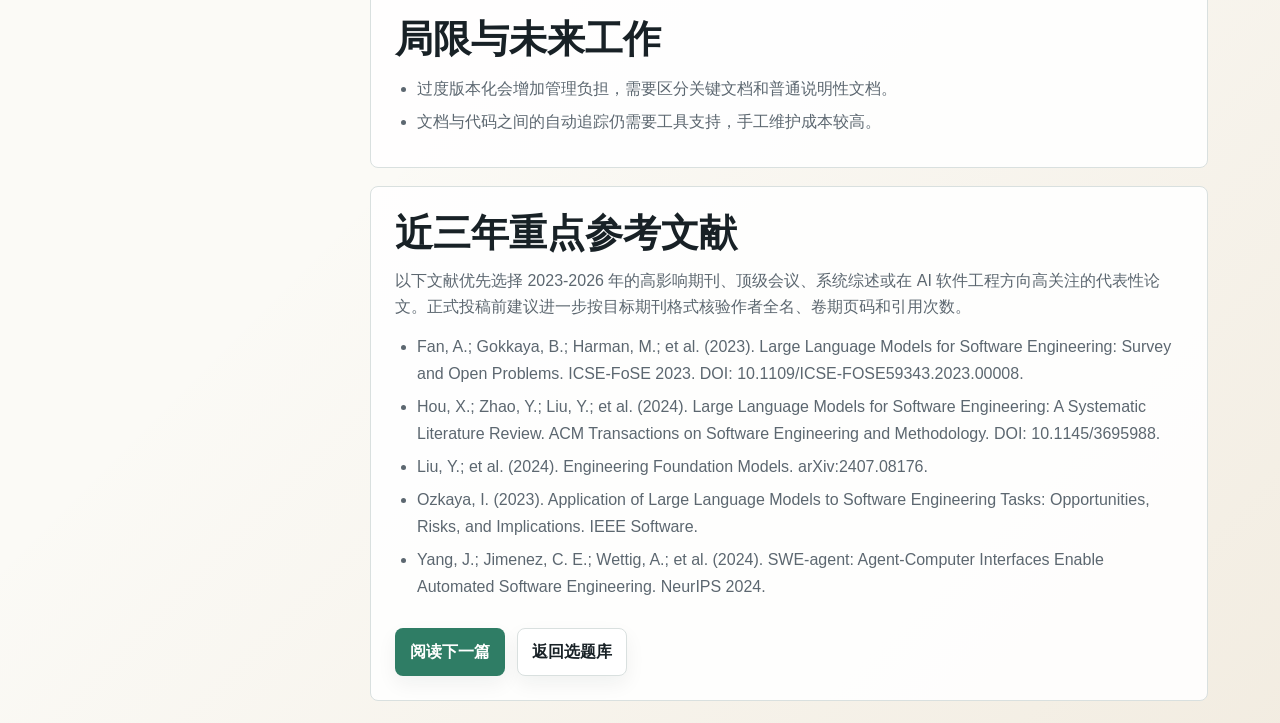
<file: papers/document-version-management.html>
<!doctype html>
<html lang="zh-CN">
<head>
  <meta charset="utf-8">
  <meta name="viewport" content="width=device-width, initial-scale=1">
  <title>文档版本管理</title>
  <link rel="stylesheet" href="../styles.css">
</head>
<body>
  <header class="site-header">
    <nav class="nav">
      <a class="brand" href="../index.html"><span class="brand-mark">文</span><span>AI 文档工程</span></a>
      <div class="nav-links"><a href="../index.html">首页</a><a href="document-quality-metrics.html">上一篇</a><a href="repository-organization.html">下一篇</a></div>
    </nav>
  </header>
  <main>
    <section class="paper-hero">
      <p class="eyebrow">治理论文</p>
      <h1>从代码版本管理到文档版本管理：AI 编程时代的软件配置管理扩展研究</h1>
      <p class="lead">把配置管理对象从代码扩展到 Prompt、实验日志、API 契约、领域模型、工具定义和 Agent 编排规则。</p>
      <div class="paper-meta"><span class="tag">版本管理</span><span class="tag">配置管理</span><span class="tag">文档资产</span></div>
    </section>
    <section class="paper-layout">
      <aside class="toc">
        <a href="#question">研究问题</a><a href="#abstract">摘要</a><a href="#contributions">核心贡献</a><a href="#intro">正文</a><a href="#research-design">研究设计</a><a href="#figures">图表建议</a><a href="#evaluation">评价设计</a><a href="#limitations">局限展望</a><a href="#references">近三年参考</a>
      </aside>
      <div class="paper-content">
        <article class="paper-section" id="question">
          <h2>研究问题</h2>
          <p class="quote">当 AI 可以快速生成代码后，软件配置管理是否应从代码版本扩展到文档版本和知识资产版本？</p>
        </article>
        <article class="paper-section" id="abstract">
          <h2>摘要</h2>
          <p>AI 编程降低了代码生产成本，但使需求、Prompt、契约、领域模型和 Agent 规则的版本一致性变得更加关键。本文提出文档配置管理模型，把文档资产纳入软件配置项，研究文档版本、代码版本、测试版本和 Agent 行为版本之间的追踪关系。该模型覆盖探索资产、契约资产、领域资产和 Agent 资产，并提出文档变更触发测试、兼容性审查和行为回归评估的治理流程。</p>
          <h3>关键词</h3>
          <div class="tag-row"><span class="tag">软件配置管理</span><span class="tag">文档版本管理</span><span class="tag">Prompt 管理</span><span class="tag">知识资产</span><span class="tag">AI 编程治理</span></div>
        </article>
        <article class="paper-section" id="contributions">
          <h2>核心贡献</h2>
          <ul><li>提出文档配置管理模型，将 Prompt、实验日志、契约、领域模型和 Agent 规则纳入配置项。</li><li>定义文档版本、代码版本、测试版本和 Agent 行为版本之间的追踪关系。</li><li>提出文档变更触发测试、兼容性审查和行为回归的治理流程。</li></ul>
        </article>
        <article class="paper-section" id="intro">
          <h2>引言</h2>
          <p>传统软件配置管理围绕代码、依赖、构建脚本和发布版本展开。AI 编程时代，代码仍然重要，但许多关键变化首先发生在文档层：Prompt 改变会改变生成结果，API 契约改变会影响多个服务，领域词汇改变会影响命名和测试，Agent 编排规则改变会影响运行行为。</p>
        </article>
        <article class="paper-section" id="section-1">
          <h2>新增配置项</h2>
          <p>探索资产包括 Prompt、对话记录、实验日志和结构化提取卡。契约资产包括 OpenAPI、AsyncAPI、事件 Schema 和错误码。领域资产包括统一语言、限界上下文、业务不变量和变异点。Agent 资产包括工具定义、编排规则、记忆策略和人机协同协议。这些资产都应有版本、审查和变更记录。</p>
        </article>
        <article class="paper-section" id="section-2">
          <h2>版本关系模型</h2>
          <p>文档版本、代码版本和测试版本之间应建立显式关系。例如 API 契约 v2 应对应服务实现 v2、客户端 SDK v2 和契约测试 v2。领域模型变更应对应代码命名、数据库结构和领域测试变更。工具 Schema 变更应对应 Agent 回归任务集。</p>
        </article>
        <article class="paper-section" id="section-3">
          <h2>治理流程</h2>
          <p>文档变更应先分类。低风险说明性变更可以轻量审查；契约、领域规则和 Agent 行为规则变更需要影响分析。影响分析结果决定是否触发代码生成、测试更新、兼容性审查、数据迁移或人类确认。发布时，文档版本应与代码版本共同进入 Release Notes。</p>
        </article>
        <article class="paper-section" id="section-4">
          <h2>工具支持</h2>
          <p>文档配置管理可以基于 Git 实现，但需要补充文档类型识别、依赖关系索引和自动检查。例如 API 文件变更触发契约测试，领域词汇变更触发命名扫描，工具 Schema 变更触发 Agent 任务回归。</p>
        </article>
        <article class="paper-section" id="section-5">
          <h2>结论</h2>
          <p>AI 编程时代的软件配置管理应从代码扩展到文档和知识资产。文档版本管理不是行政工作，而是保证 AI 生成、系统集成和 Agent 行为一致性的工程机制。</p>
        </article>
        <article class="paper-section" id="research-design">
          <h2>研究设计</h2>
          <p>可选择一个持续迭代项目，统计历史缺陷中有多少来自文档与代码、契约与实现、领域规则与测试之间的不一致。</p><p>引入文档配置管理流程后，再比较版本不一致缺陷数量、影响分析时间和发布回滚次数。</p>
        </article>
        <article class="paper-section" id="figures">
          <h2>建议图表</h2>
          <ul><li>图 1：AI 编程时代的软件配置项扩展模型。</li><li>图 2：文档变更影响分析流程。</li><li>表 1：文档配置项类型、版本策略和触发检查。</li></ul>
        </article>
        <article class="paper-section" id="evaluation">
          <h2>评价设计</h2>
          <p>本文可采用案例研究、对比实验、专家评审或企业项目复盘进行验证。核心评价指标包括：</p>
          <ul><li>文档配置项覆盖率</li><li>文档到代码追踪率</li><li>变更影响分析准确率</li><li>文档变更触发测试覆盖率</li><li>版本不一致缺陷数量</li></ul>
        </article>
        <article class="paper-section" id="limitations">
          <h2>局限与未来工作</h2>
          <ul><li>过度版本化会增加管理负担，需要区分关键文档和普通说明性文档。</li><li>文档与代码之间的自动追踪仍需要工具支持，手工维护成本较高。</li></ul>
        </article>
        <article class="paper-section" id="references">
          <h2>近三年重点参考文献</h2>
          <p>以下文献优先选择 2023-2026 年的高影响期刊、顶级会议、系统综述或在 AI 软件工程方向高关注的代表性论文。正式投稿前建议进一步按目标期刊格式核验作者全名、卷期页码和引用次数。</p>
          <ul><li>Fan, A.; Gokkaya, B.; Harman, M.; et al. (2023). Large Language Models for Software Engineering: Survey and Open Problems. ICSE-FoSE 2023. DOI: 10.1109/ICSE-FOSE59343.2023.00008.</li><li>Hou, X.; Zhao, Y.; Liu, Y.; et al. (2024). Large Language Models for Software Engineering: A Systematic Literature Review. ACM Transactions on Software Engineering and Methodology. DOI: 10.1145/3695988.</li><li>Liu, Y.; et al. (2024). Engineering Foundation Models. arXiv:2407.08176.</li><li>Ozkaya, I. (2023). Application of Large Language Models to Software Engineering Tasks: Opportunities, Risks, and Implications. IEEE Software.</li><li>Yang, J.; Jimenez, C. E.; Wettig, A.; et al. (2024). SWE-agent: Agent-Computer Interfaces Enable Automated Software Engineering. NeurIPS 2024.</li></ul>
          <div class="actions">
            <a class="button primary" href="repository-organization.html">阅读下一篇</a>
            <a class="button" href="../index.html#papers">返回选题库</a>
          </div>
        </article>
      </div>
    </section>
  </main>
</body>
</html>
</file>
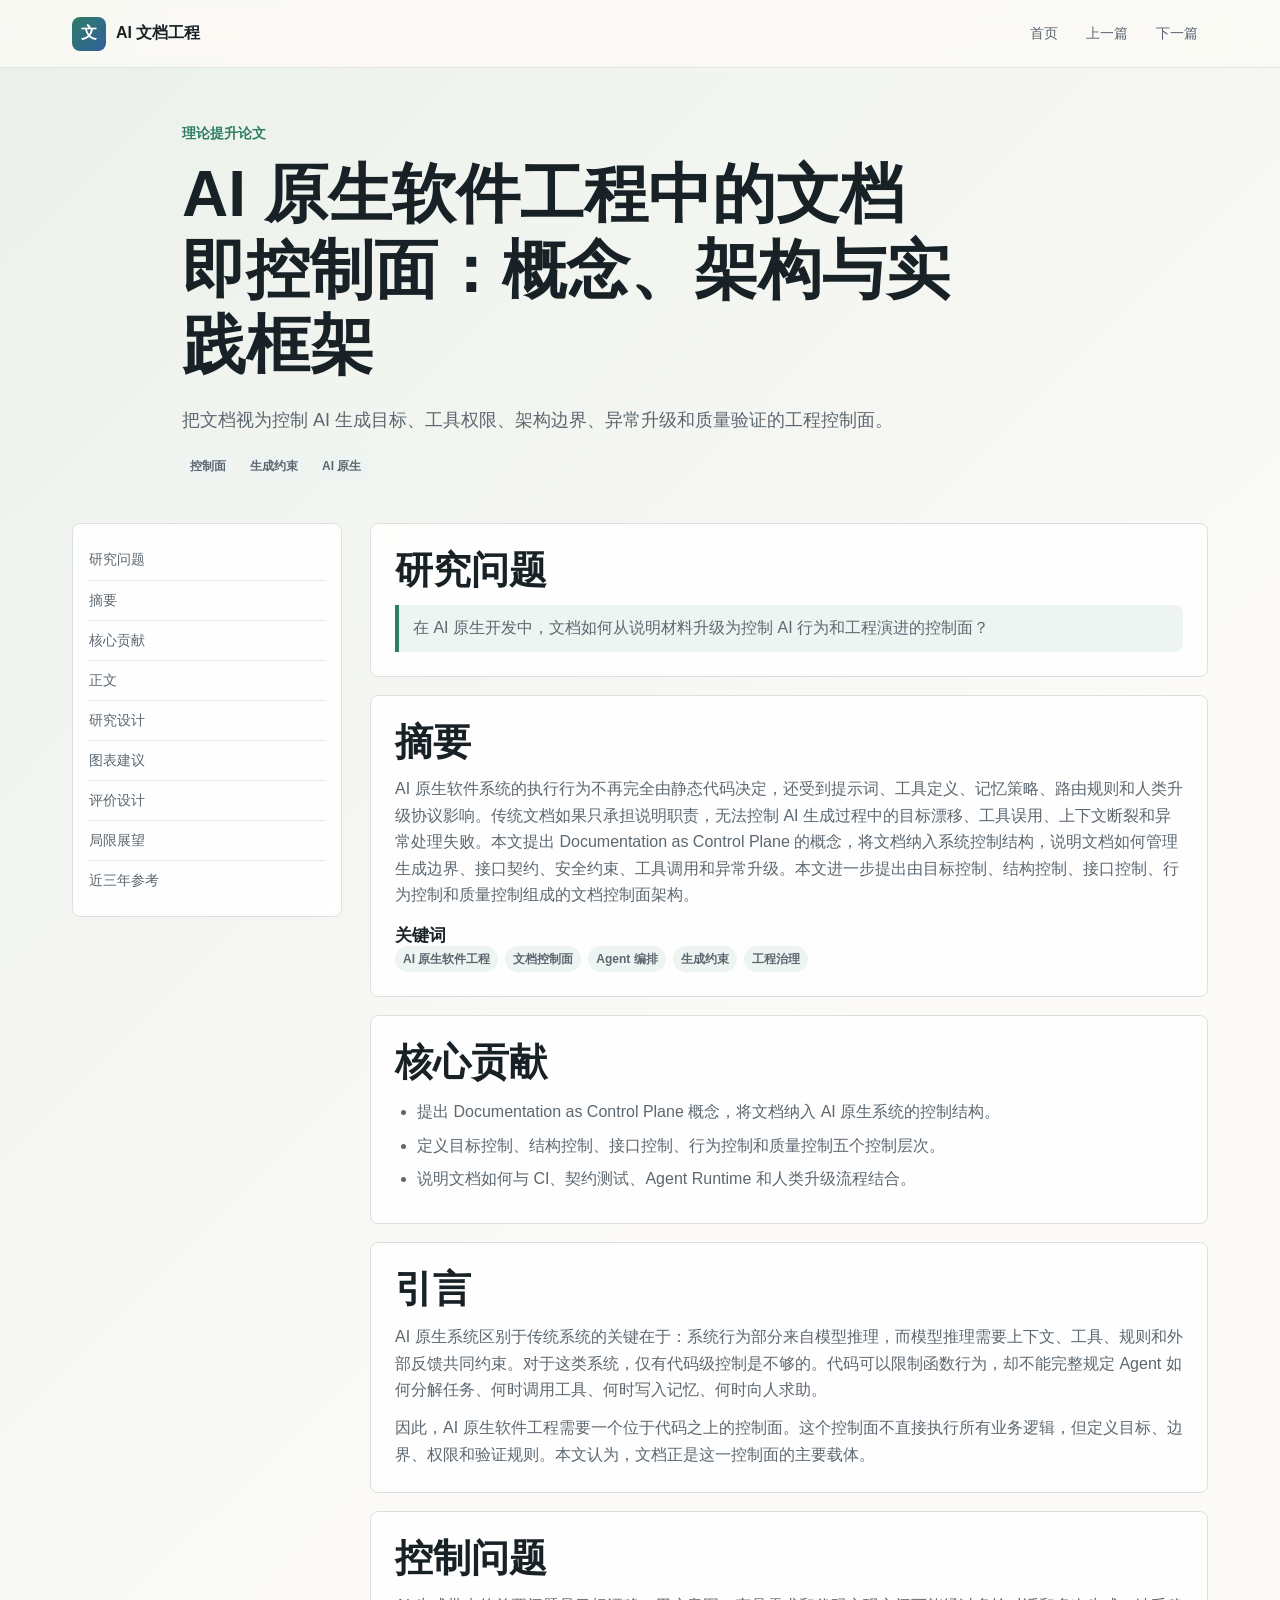
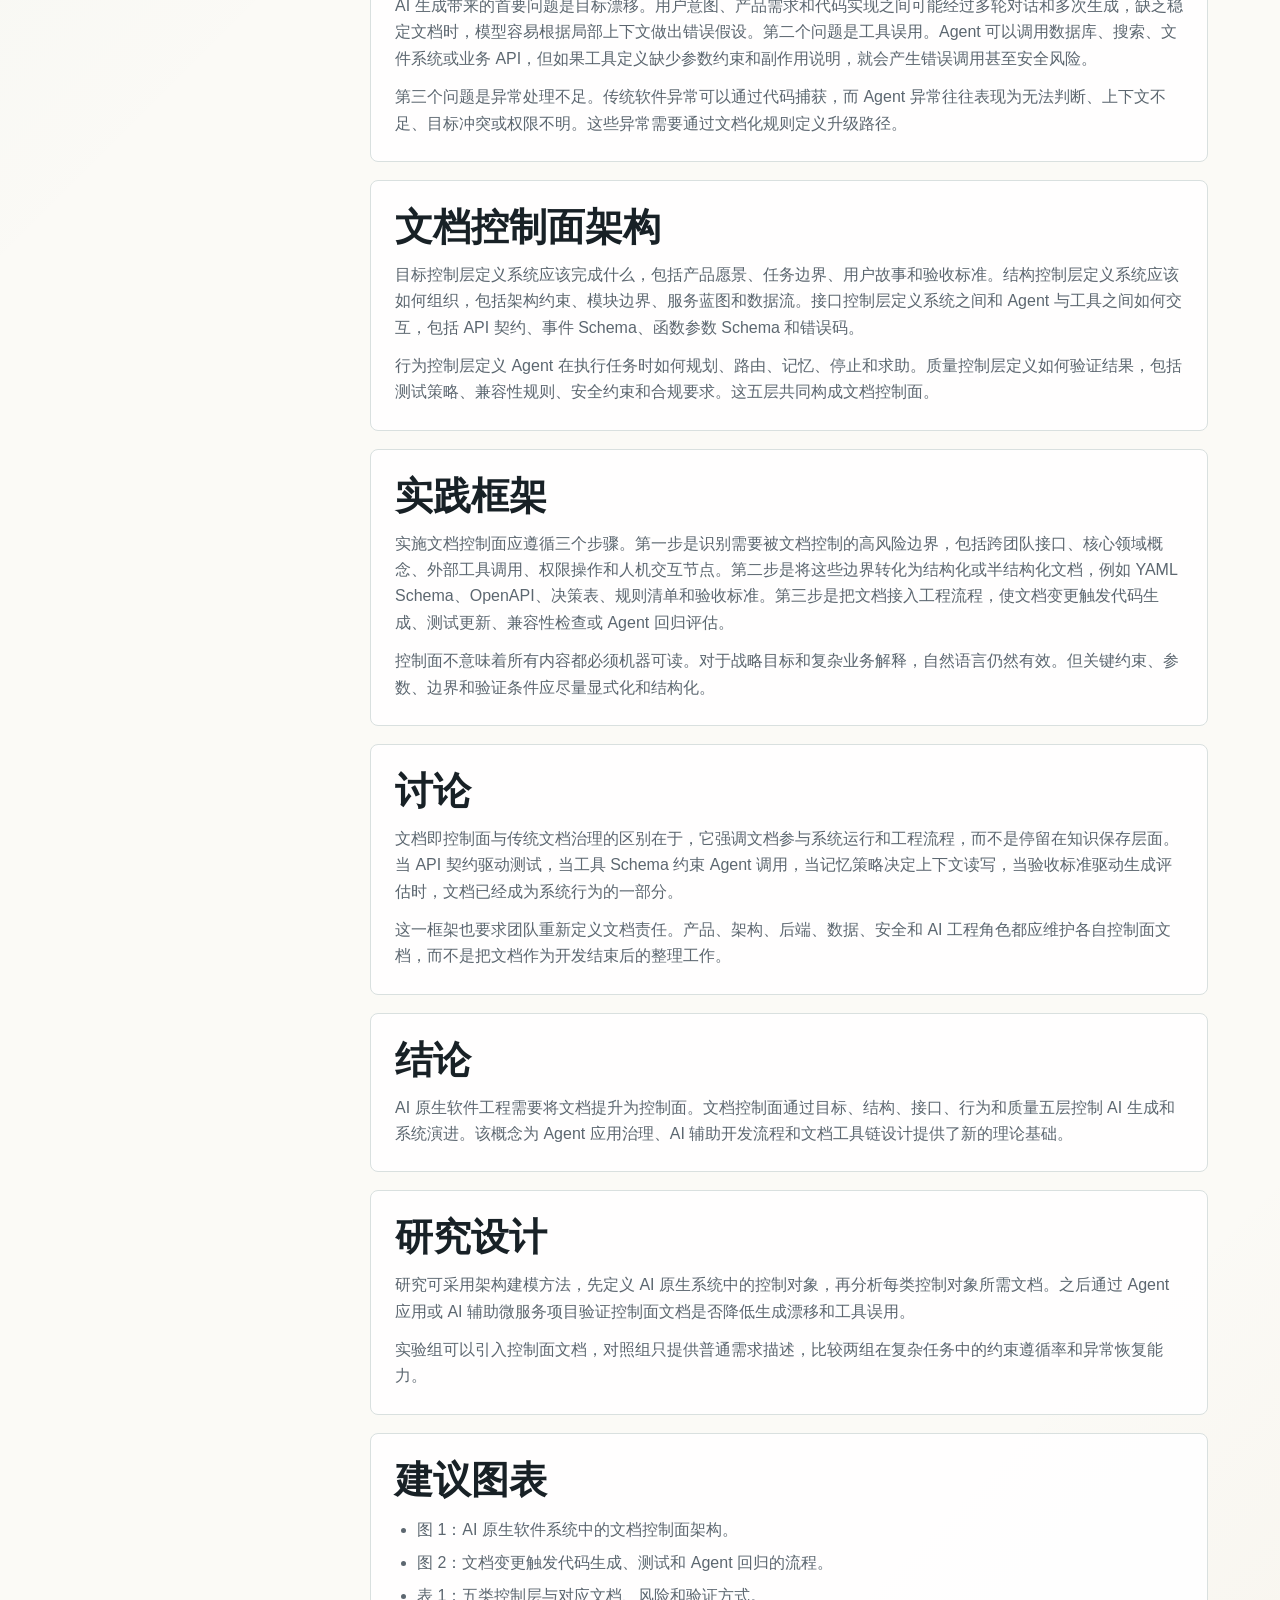
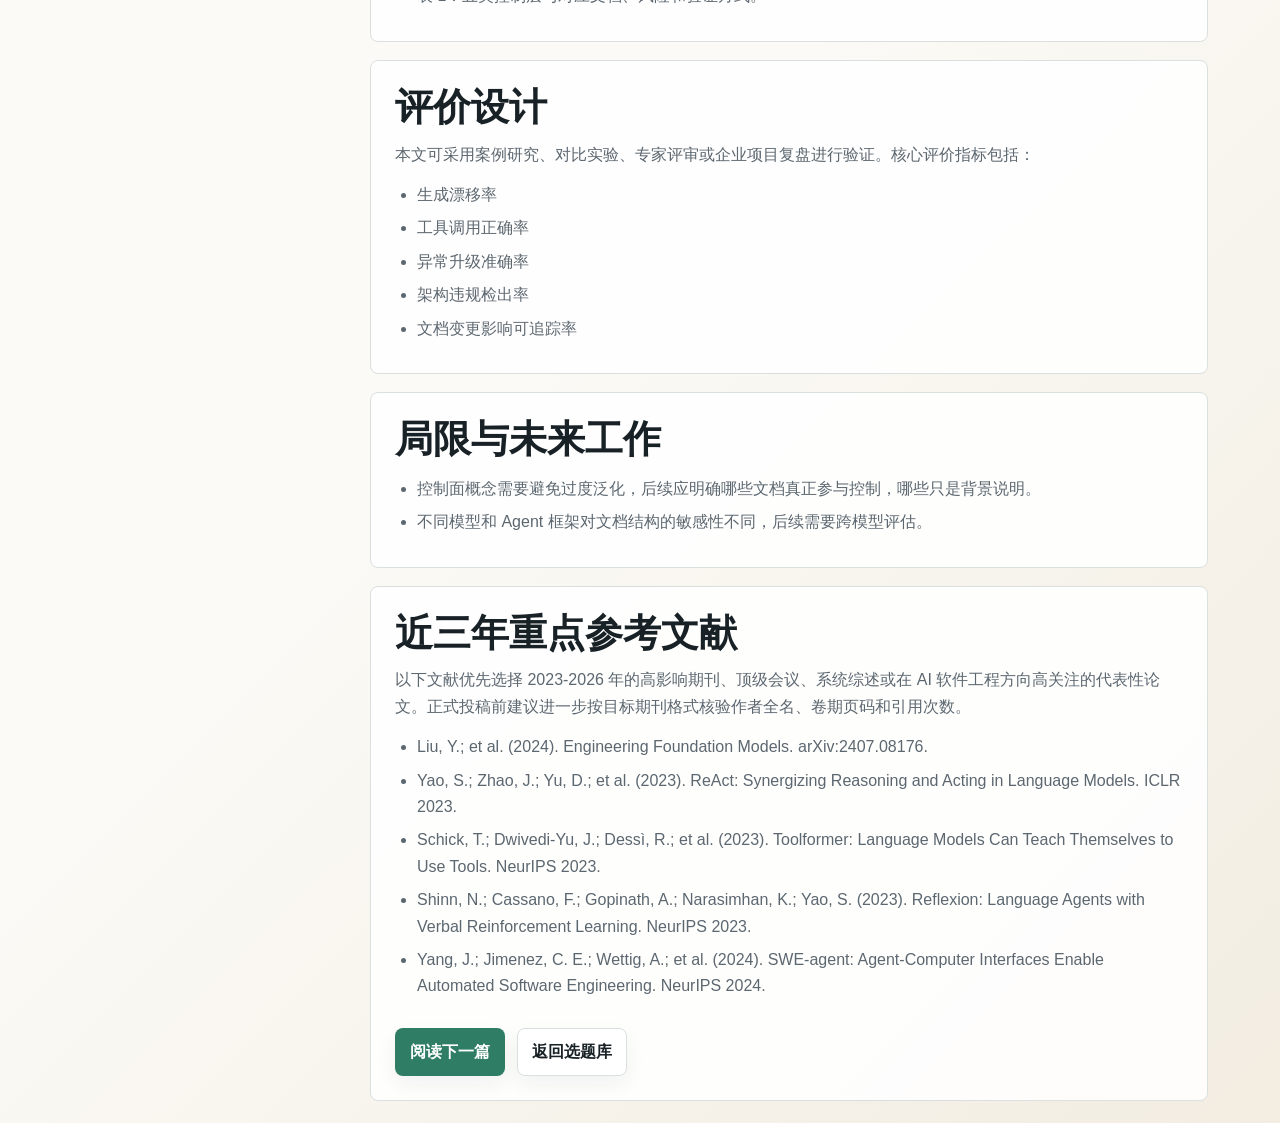
<file: papers/documentation-control-plane.html>
<!doctype html>
<html lang="zh-CN">
<head>
  <meta charset="utf-8">
  <meta name="viewport" content="width=device-width, initial-scale=1">
  <title>文档即控制面</title>
  <link rel="stylesheet" href="../styles.css">
</head>
<body>
  <header class="site-header">
    <nav class="nav">
      <a class="brand" href="../index.html"><span class="brand-mark">文</span><span>AI 文档工程</span></a>
      <div class="nav-links"><a href="../index.html">首页</a><a href="classification-framework.html">上一篇</a><a href="vibe-coding-cognition.html">下一篇</a></div>
    </nav>
  </header>
  <main>
    <section class="paper-hero">
      <p class="eyebrow">理论提升论文</p>
      <h1>AI 原生软件工程中的文档即控制面：概念、架构与实践框架</h1>
      <p class="lead">把文档视为控制 AI 生成目标、工具权限、架构边界、异常升级和质量验证的工程控制面。</p>
      <div class="paper-meta"><span class="tag">控制面</span><span class="tag">生成约束</span><span class="tag">AI 原生</span></div>
    </section>
    <section class="paper-layout">
      <aside class="toc">
        <a href="#question">研究问题</a><a href="#abstract">摘要</a><a href="#contributions">核心贡献</a><a href="#intro">正文</a><a href="#research-design">研究设计</a><a href="#figures">图表建议</a><a href="#evaluation">评价设计</a><a href="#limitations">局限展望</a><a href="#references">近三年参考</a>
      </aside>
      <div class="paper-content">
        <article class="paper-section" id="question">
          <h2>研究问题</h2>
          <p class="quote">在 AI 原生开发中，文档如何从说明材料升级为控制 AI 行为和工程演进的控制面？</p>
        </article>
        <article class="paper-section" id="abstract">
          <h2>摘要</h2>
          <p>AI 原生软件系统的执行行为不再完全由静态代码决定，还受到提示词、工具定义、记忆策略、路由规则和人类升级协议影响。传统文档如果只承担说明职责，无法控制 AI 生成过程中的目标漂移、工具误用、上下文断裂和异常处理失败。本文提出 Documentation as Control Plane 的概念，将文档纳入系统控制结构，说明文档如何管理生成边界、接口契约、安全约束、工具调用和异常升级。本文进一步提出由目标控制、结构控制、接口控制、行为控制和质量控制组成的文档控制面架构。</p>
          <h3>关键词</h3>
          <div class="tag-row"><span class="tag">AI 原生软件工程</span><span class="tag">文档控制面</span><span class="tag">Agent 编排</span><span class="tag">生成约束</span><span class="tag">工程治理</span></div>
        </article>
        <article class="paper-section" id="contributions">
          <h2>核心贡献</h2>
          <ul><li>提出 Documentation as Control Plane 概念，将文档纳入 AI 原生系统的控制结构。</li><li>定义目标控制、结构控制、接口控制、行为控制和质量控制五个控制层次。</li><li>说明文档如何与 CI、契约测试、Agent Runtime 和人类升级流程结合。</li></ul>
        </article>
        <article class="paper-section" id="intro">
          <h2>引言</h2>
          <p>AI 原生系统区别于传统系统的关键在于：系统行为部分来自模型推理，而模型推理需要上下文、工具、规则和外部反馈共同约束。对于这类系统，仅有代码级控制是不够的。代码可以限制函数行为，却不能完整规定 Agent 如何分解任务、何时调用工具、何时写入记忆、何时向人求助。</p><p>因此，AI 原生软件工程需要一个位于代码之上的控制面。这个控制面不直接执行所有业务逻辑，但定义目标、边界、权限和验证规则。本文认为，文档正是这一控制面的主要载体。</p>
        </article>
        <article class="paper-section" id="section-1">
          <h2>控制问题</h2>
          <p>AI 生成带来的首要问题是目标漂移。用户意图、产品需求和代码实现之间可能经过多轮对话和多次生成，缺乏稳定文档时，模型容易根据局部上下文做出错误假设。第二个问题是工具误用。Agent 可以调用数据库、搜索、文件系统或业务 API，但如果工具定义缺少参数约束和副作用说明，就会产生错误调用甚至安全风险。</p><p>第三个问题是异常处理不足。传统软件异常可以通过代码捕获，而 Agent 异常往往表现为无法判断、上下文不足、目标冲突或权限不明。这些异常需要通过文档化规则定义升级路径。</p>
        </article>
        <article class="paper-section" id="section-2">
          <h2>文档控制面架构</h2>
          <p>目标控制层定义系统应该完成什么，包括产品愿景、任务边界、用户故事和验收标准。结构控制层定义系统应该如何组织，包括架构约束、模块边界、服务蓝图和数据流。接口控制层定义系统之间和 Agent 与工具之间如何交互，包括 API 契约、事件 Schema、函数参数 Schema 和错误码。</p><p>行为控制层定义 Agent 在执行任务时如何规划、路由、记忆、停止和求助。质量控制层定义如何验证结果，包括测试策略、兼容性规则、安全约束和合规要求。这五层共同构成文档控制面。</p>
        </article>
        <article class="paper-section" id="section-3">
          <h2>实践框架</h2>
          <p>实施文档控制面应遵循三个步骤。第一步是识别需要被文档控制的高风险边界，包括跨团队接口、核心领域概念、外部工具调用、权限操作和人机交互节点。第二步是将这些边界转化为结构化或半结构化文档，例如 YAML Schema、OpenAPI、决策表、规则清单和验收标准。第三步是把文档接入工程流程，使文档变更触发代码生成、测试更新、兼容性检查或 Agent 回归评估。</p><p>控制面不意味着所有内容都必须机器可读。对于战略目标和复杂业务解释，自然语言仍然有效。但关键约束、参数、边界和验证条件应尽量显式化和结构化。</p>
        </article>
        <article class="paper-section" id="section-4">
          <h2>讨论</h2>
          <p>文档即控制面与传统文档治理的区别在于，它强调文档参与系统运行和工程流程，而不是停留在知识保存层面。当 API 契约驱动测试，当工具 Schema 约束 Agent 调用，当记忆策略决定上下文读写，当验收标准驱动生成评估时，文档已经成为系统行为的一部分。</p><p>这一框架也要求团队重新定义文档责任。产品、架构、后端、数据、安全和 AI 工程角色都应维护各自控制面文档，而不是把文档作为开发结束后的整理工作。</p>
        </article>
        <article class="paper-section" id="section-5">
          <h2>结论</h2>
          <p>AI 原生软件工程需要将文档提升为控制面。文档控制面通过目标、结构、接口、行为和质量五层控制 AI 生成和系统演进。该概念为 Agent 应用治理、AI 辅助开发流程和文档工具链设计提供了新的理论基础。</p>
        </article>
        <article class="paper-section" id="research-design">
          <h2>研究设计</h2>
          <p>研究可采用架构建模方法，先定义 AI 原生系统中的控制对象，再分析每类控制对象所需文档。之后通过 Agent 应用或 AI 辅助微服务项目验证控制面文档是否降低生成漂移和工具误用。</p><p>实验组可以引入控制面文档，对照组只提供普通需求描述，比较两组在复杂任务中的约束遵循率和异常恢复能力。</p>
        </article>
        <article class="paper-section" id="figures">
          <h2>建议图表</h2>
          <ul><li>图 1：AI 原生软件系统中的文档控制面架构。</li><li>图 2：文档变更触发代码生成、测试和 Agent 回归的流程。</li><li>表 1：五类控制层与对应文档、风险和验证方式。</li></ul>
        </article>
        <article class="paper-section" id="evaluation">
          <h2>评价设计</h2>
          <p>本文可采用案例研究、对比实验、专家评审或企业项目复盘进行验证。核心评价指标包括：</p>
          <ul><li>生成漂移率</li><li>工具调用正确率</li><li>异常升级准确率</li><li>架构违规检出率</li><li>文档变更影响可追踪率</li></ul>
        </article>
        <article class="paper-section" id="limitations">
          <h2>局限与未来工作</h2>
          <ul><li>控制面概念需要避免过度泛化，后续应明确哪些文档真正参与控制，哪些只是背景说明。</li><li>不同模型和 Agent 框架对文档结构的敏感性不同，后续需要跨模型评估。</li></ul>
        </article>
        <article class="paper-section" id="references">
          <h2>近三年重点参考文献</h2>
          <p>以下文献优先选择 2023-2026 年的高影响期刊、顶级会议、系统综述或在 AI 软件工程方向高关注的代表性论文。正式投稿前建议进一步按目标期刊格式核验作者全名、卷期页码和引用次数。</p>
          <ul><li>Liu, Y.; et al. (2024). Engineering Foundation Models. arXiv:2407.08176.</li><li>Yao, S.; Zhao, J.; Yu, D.; et al. (2023). ReAct: Synergizing Reasoning and Acting in Language Models. ICLR 2023.</li><li>Schick, T.; Dwivedi-Yu, J.; Dessì, R.; et al. (2023). Toolformer: Language Models Can Teach Themselves to Use Tools. NeurIPS 2023.</li><li>Shinn, N.; Cassano, F.; Gopinath, A.; Narasimhan, K.; Yao, S. (2023). Reflexion: Language Agents with Verbal Reinforcement Learning. NeurIPS 2023.</li><li>Yang, J.; Jimenez, C. E.; Wettig, A.; et al. (2024). SWE-agent: Agent-Computer Interfaces Enable Automated Software Engineering. NeurIPS 2024.</li></ul>
          <div class="actions">
            <a class="button primary" href="vibe-coding-cognition.html">阅读下一篇</a>
            <a class="button" href="../index.html#papers">返回选题库</a>
          </div>
        </article>
      </div>
    </section>
  </main>
</body>
</html>
</file>
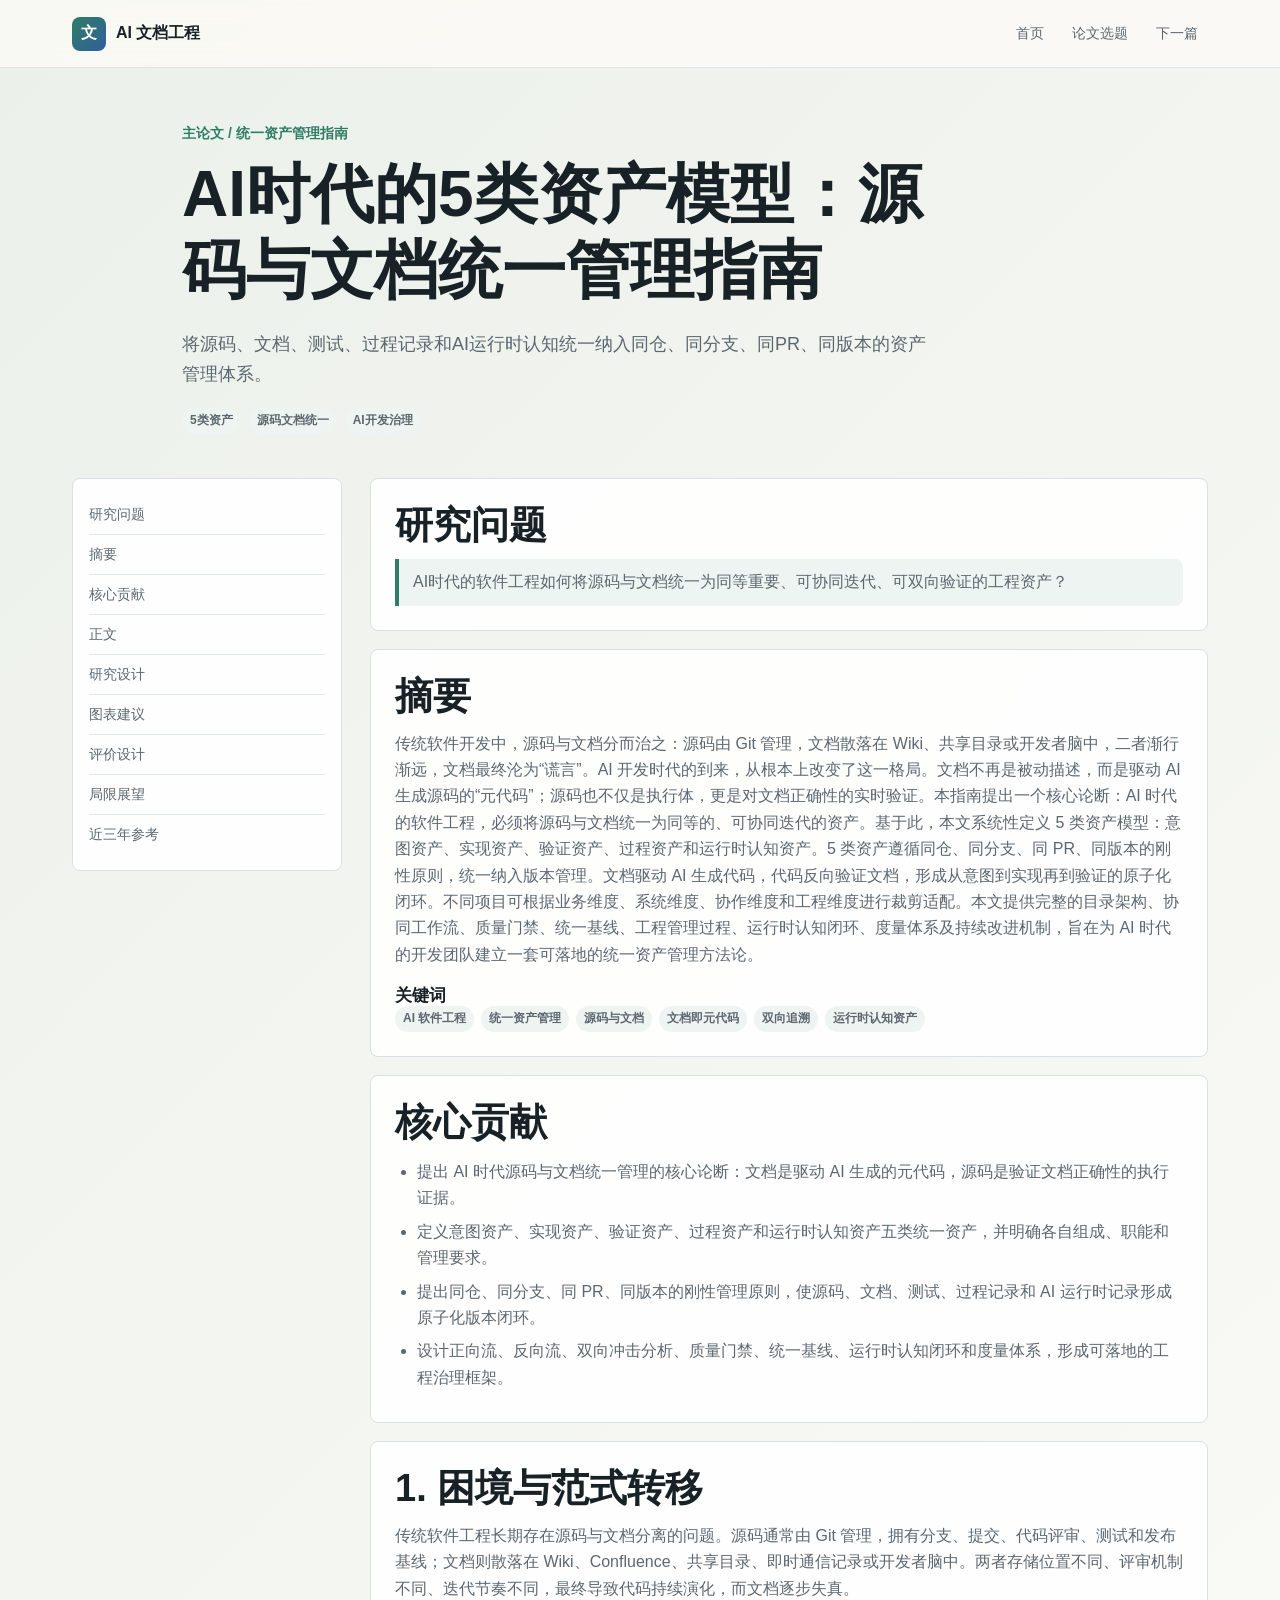
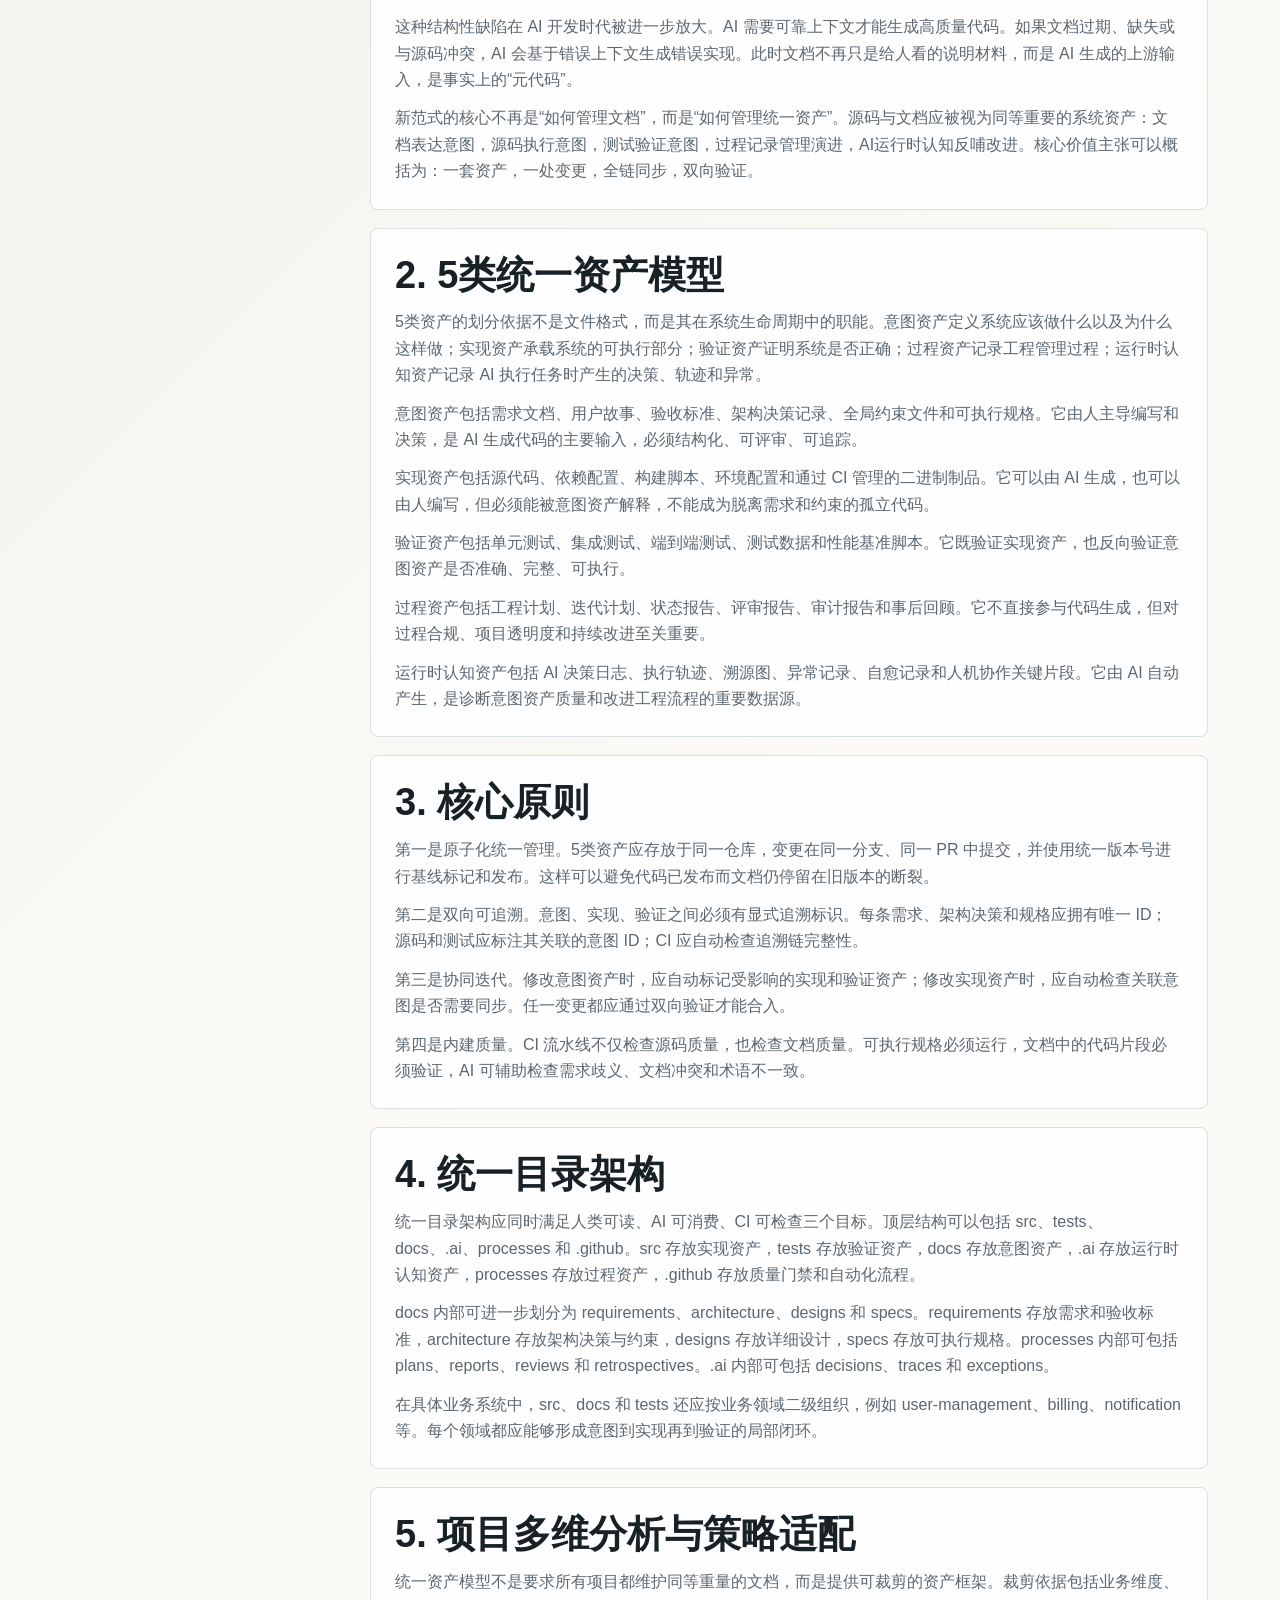
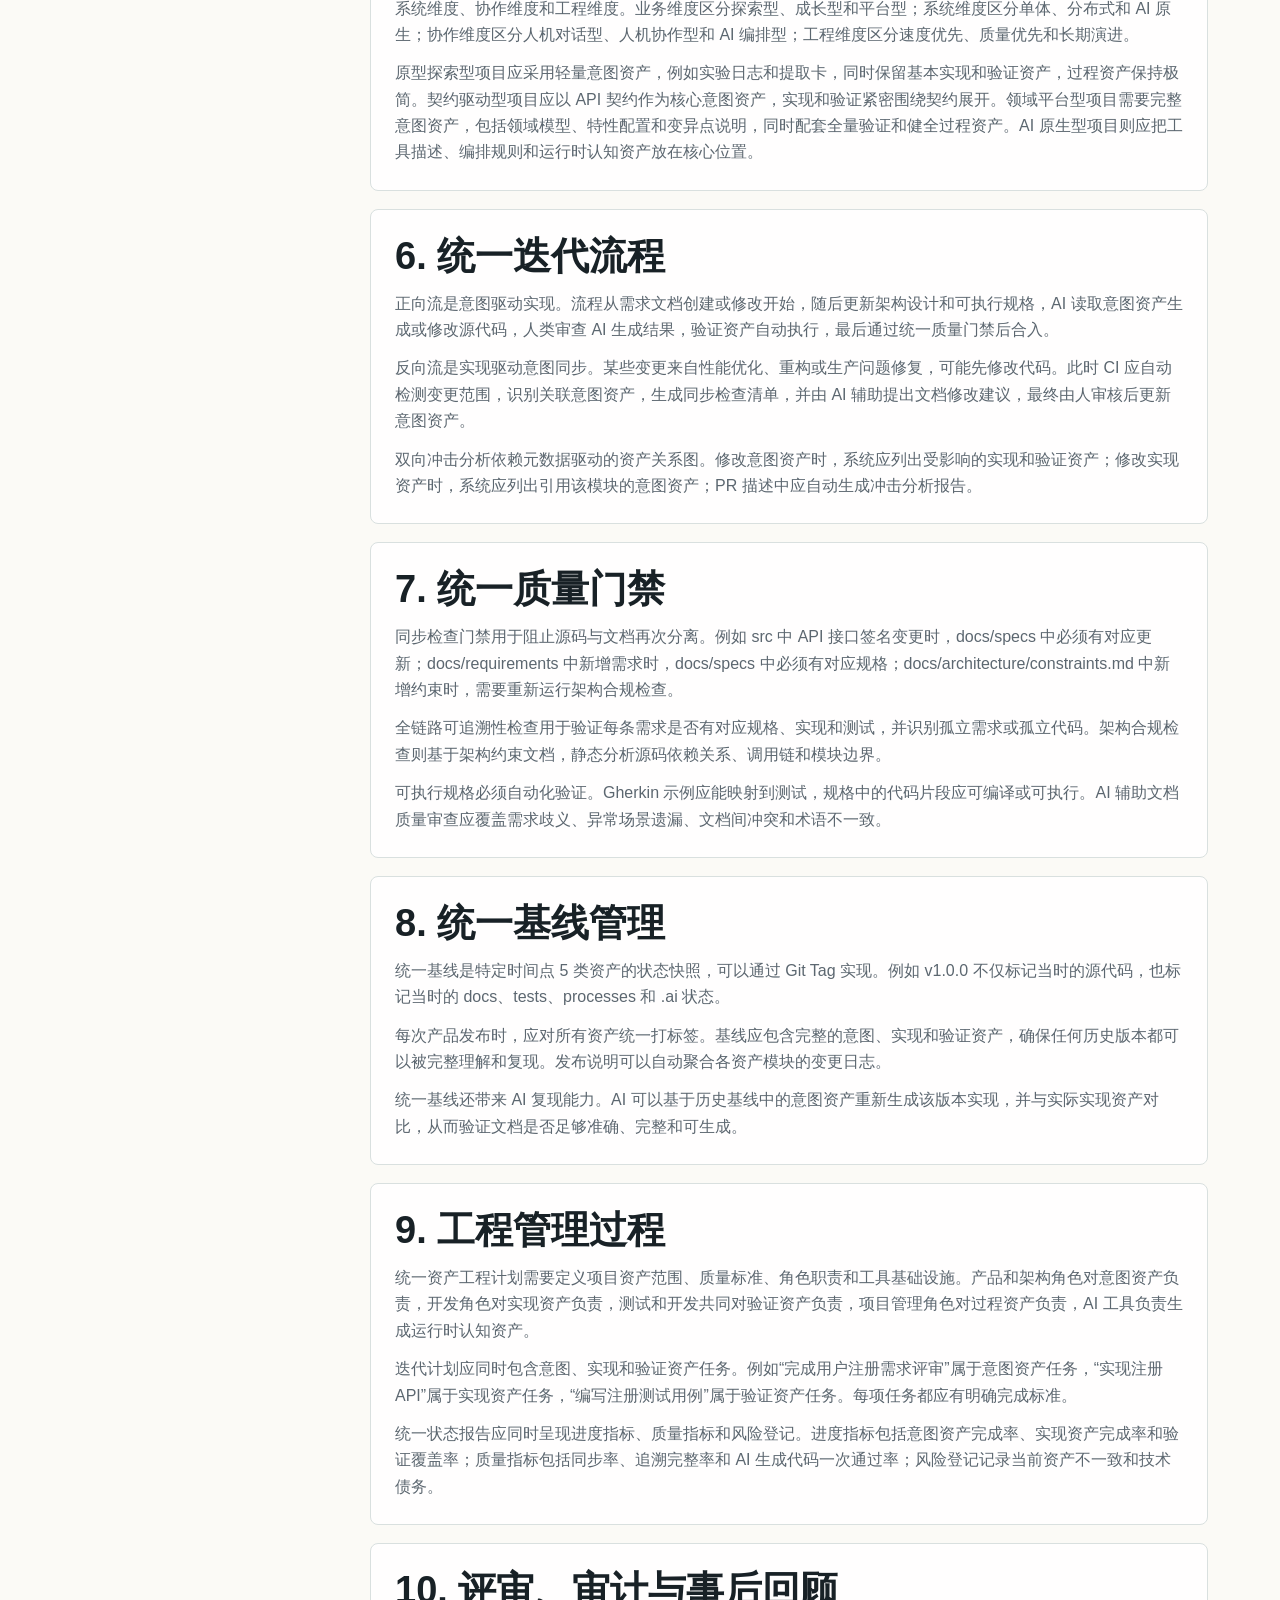
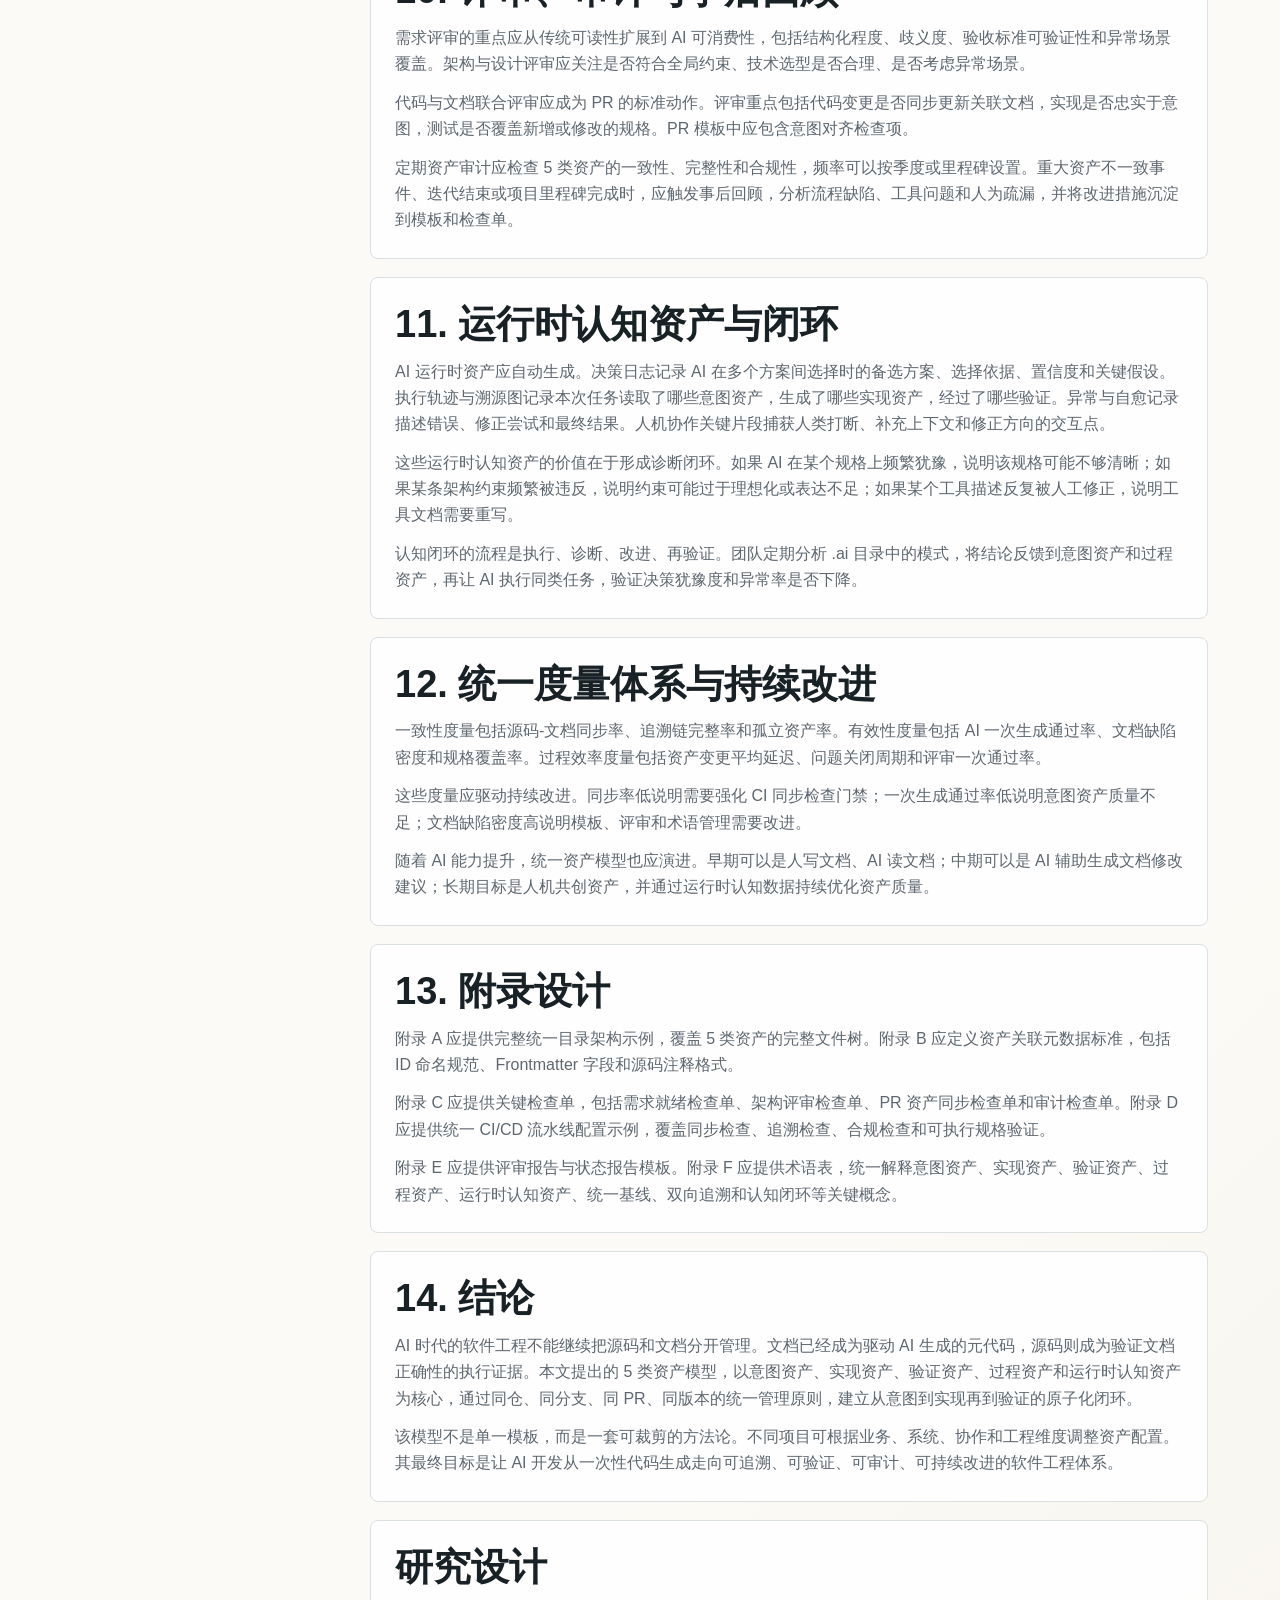
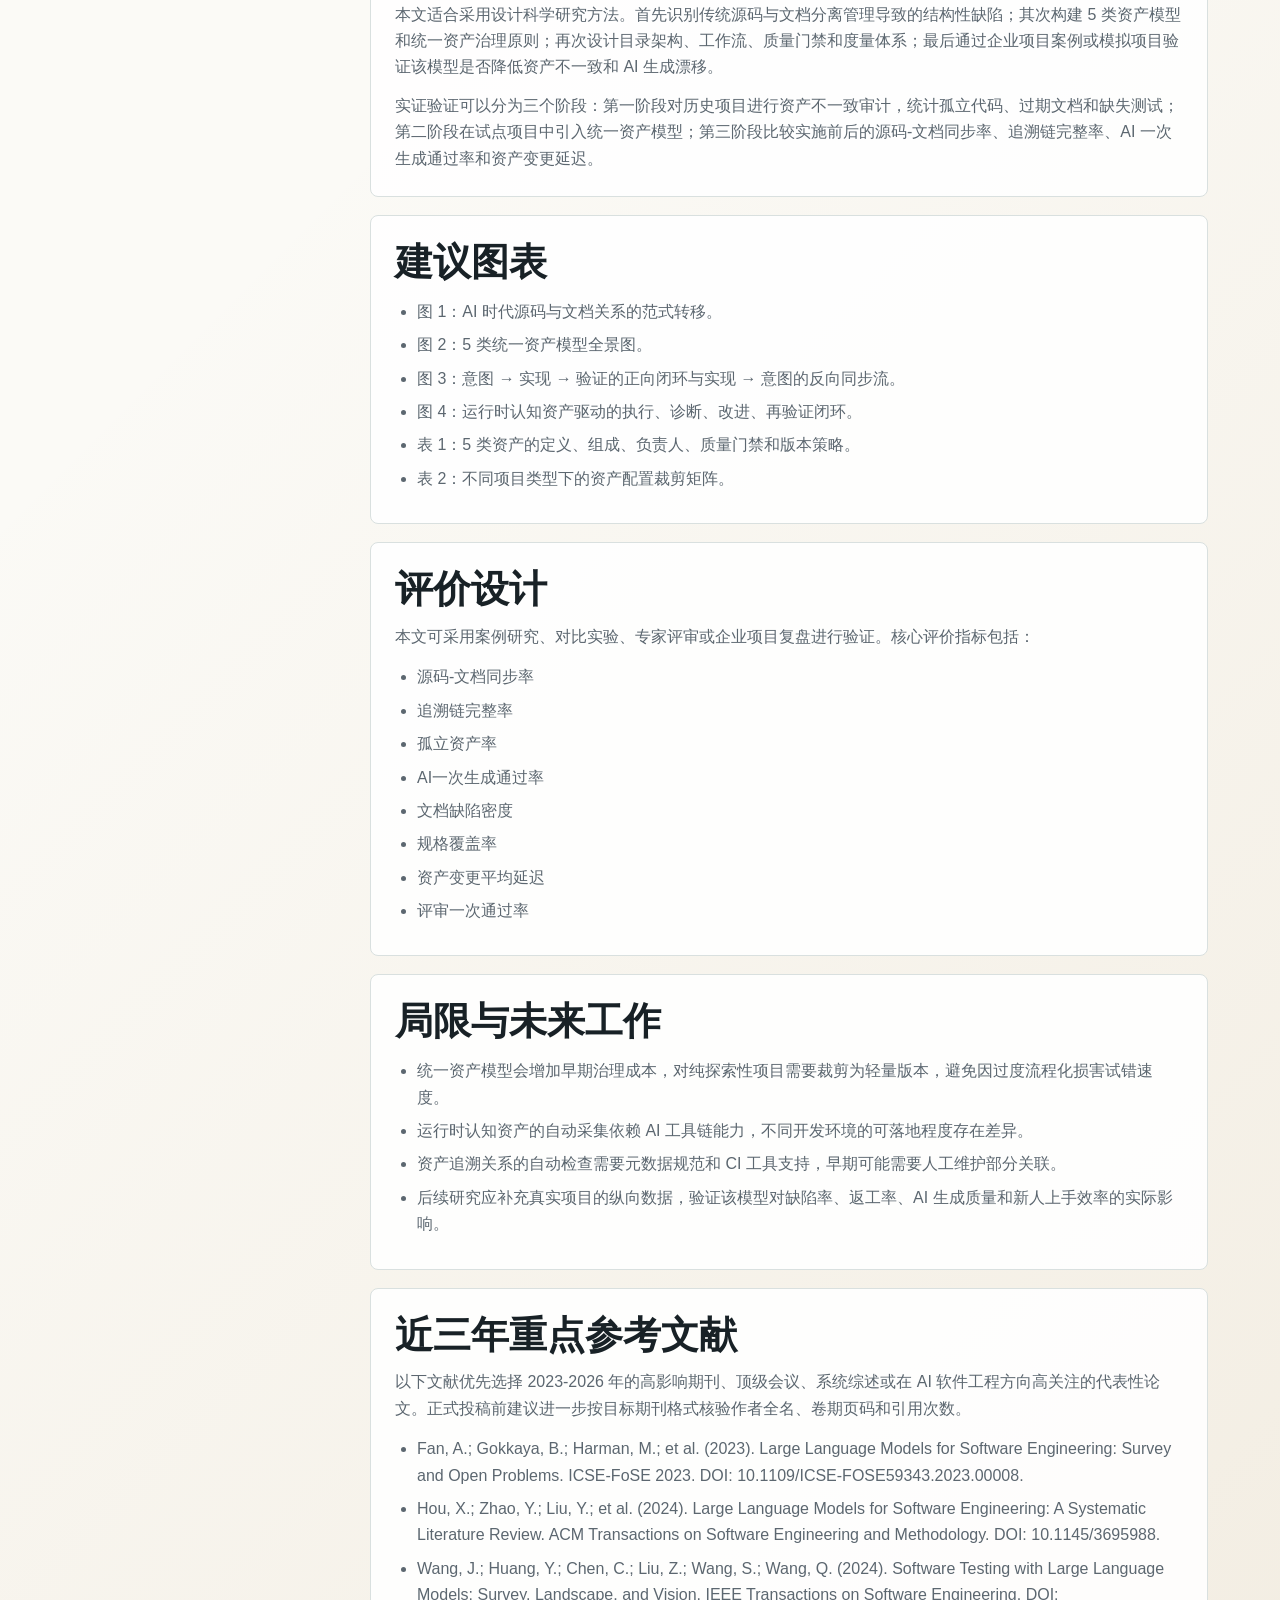
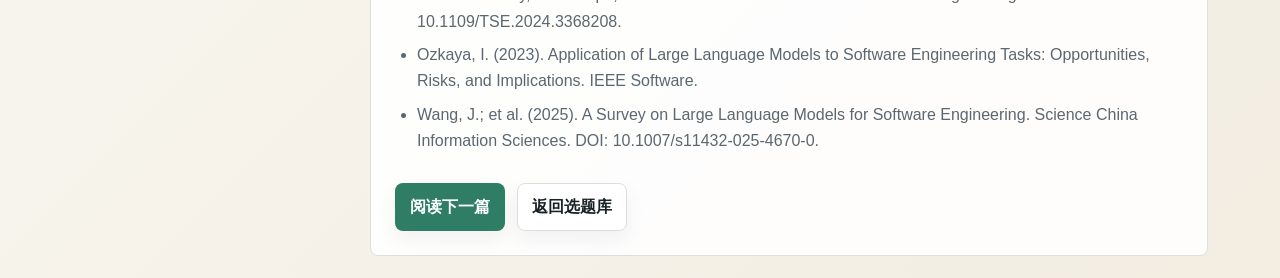
<file: papers/five-asset-model.html>
<!doctype html>
<html lang="zh-CN">
<head>
  <meta charset="utf-8">
  <meta name="viewport" content="width=device-width, initial-scale=1">
  <title>5类资产模型</title>
  <link rel="stylesheet" href="../styles.css">
</head>
<body>
  <header class="site-header">
    <nav class="nav">
      <a class="brand" href="../index.html"><span class="brand-mark">文</span><span>AI 文档工程</span></a>
      <div class="nav-links"><a href="../index.html">首页</a><a href="../index.html#papers">论文选题</a><a href="paradigm-shift.html">下一篇</a></div>
    </nav>
  </header>
  <main>
    <section class="paper-hero">
      <p class="eyebrow">主论文 / 统一资产管理指南</p>
      <h1>AI时代的5类资产模型：源码与文档统一管理指南</h1>
      <p class="lead">将源码、文档、测试、过程记录和AI运行时认知统一纳入同仓、同分支、同PR、同版本的资产管理体系。</p>
      <div class="paper-meta"><span class="tag">5类资产</span><span class="tag">源码文档统一</span><span class="tag">AI开发治理</span></div>
    </section>
    <section class="paper-layout">
      <aside class="toc">
        <a href="#question">研究问题</a><a href="#abstract">摘要</a><a href="#contributions">核心贡献</a><a href="#intro">正文</a><a href="#research-design">研究设计</a><a href="#figures">图表建议</a><a href="#evaluation">评价设计</a><a href="#limitations">局限展望</a><a href="#references">近三年参考</a>
      </aside>
      <div class="paper-content">
        <article class="paper-section" id="question">
          <h2>研究问题</h2>
          <p class="quote">AI时代的软件工程如何将源码与文档统一为同等重要、可协同迭代、可双向验证的工程资产？</p>
        </article>
        <article class="paper-section" id="abstract">
          <h2>摘要</h2>
          <p>传统软件开发中，源码与文档分而治之：源码由 Git 管理，文档散落在 Wiki、共享目录或开发者脑中，二者渐行渐远，文档最终沦为“谎言”。AI 开发时代的到来，从根本上改变了这一格局。文档不再是被动描述，而是驱动 AI 生成源码的“元代码”；源码也不仅是执行体，更是对文档正确性的实时验证。本指南提出一个核心论断：AI 时代的软件工程，必须将源码与文档统一为同等的、可协同迭代的资产。基于此，本文系统性定义 5 类资产模型：意图资产、实现资产、验证资产、过程资产和运行时认知资产。5 类资产遵循同仓、同分支、同 PR、同版本的刚性原则，统一纳入版本管理。文档驱动 AI 生成代码，代码反向验证文档，形成从意图到实现再到验证的原子化闭环。不同项目可根据业务维度、系统维度、协作维度和工程维度进行裁剪适配。本文提供完整的目录架构、协同工作流、质量门禁、统一基线、工程管理过程、运行时认知闭环、度量体系及持续改进机制，旨在为 AI 时代的开发团队建立一套可落地的统一资产管理方法论。</p>
          <h3>关键词</h3>
          <div class="tag-row"><span class="tag">AI 软件工程</span><span class="tag">统一资产管理</span><span class="tag">源码与文档</span><span class="tag">文档即元代码</span><span class="tag">双向追溯</span><span class="tag">运行时认知资产</span></div>
        </article>
        <article class="paper-section" id="contributions">
          <h2>核心贡献</h2>
          <ul><li>提出 AI 时代源码与文档统一管理的核心论断：文档是驱动 AI 生成的元代码，源码是验证文档正确性的执行证据。</li><li>定义意图资产、实现资产、验证资产、过程资产和运行时认知资产五类统一资产，并明确各自组成、职能和管理要求。</li><li>提出同仓、同分支、同 PR、同版本的刚性管理原则，使源码、文档、测试、过程记录和 AI 运行时记录形成原子化版本闭环。</li><li>设计正向流、反向流、双向冲击分析、质量门禁、统一基线、运行时认知闭环和度量体系，形成可落地的工程治理框架。</li></ul>
        </article>
        <article class="paper-section" id="intro">
          <h2>1. 困境与范式转移</h2>
          <p>传统软件工程长期存在源码与文档分离的问题。源码通常由 Git 管理，拥有分支、提交、代码评审、测试和发布基线；文档则散落在 Wiki、Confluence、共享目录、即时通信记录或开发者脑中。两者存储位置不同、评审机制不同、迭代节奏不同，最终导致代码持续演化，而文档逐步失真。</p><p>这种结构性缺陷在 AI 开发时代被进一步放大。AI 需要可靠上下文才能生成高质量代码。如果文档过期、缺失或与源码冲突，AI 会基于错误上下文生成错误实现。此时文档不再只是给人看的说明材料，而是 AI 生成的上游输入，是事实上的“元代码”。</p><p>新范式的核心不再是“如何管理文档”，而是“如何管理统一资产”。源码与文档应被视为同等重要的系统资产：文档表达意图，源码执行意图，测试验证意图，过程记录管理演进，AI运行时认知反哺改进。核心价值主张可以概括为：一套资产，一处变更，全链同步，双向验证。</p>
        </article>
        <article class="paper-section" id="section-1">
          <h2>2. 5类统一资产模型</h2>
          <p>5类资产的划分依据不是文件格式，而是其在系统生命周期中的职能。意图资产定义系统应该做什么以及为什么这样做；实现资产承载系统的可执行部分；验证资产证明系统是否正确；过程资产记录工程管理过程；运行时认知资产记录 AI 执行任务时产生的决策、轨迹和异常。</p><p>意图资产包括需求文档、用户故事、验收标准、架构决策记录、全局约束文件和可执行规格。它由人主导编写和决策，是 AI 生成代码的主要输入，必须结构化、可评审、可追踪。</p><p>实现资产包括源代码、依赖配置、构建脚本、环境配置和通过 CI 管理的二进制制品。它可以由 AI 生成，也可以由人编写，但必须能被意图资产解释，不能成为脱离需求和约束的孤立代码。</p><p>验证资产包括单元测试、集成测试、端到端测试、测试数据和性能基准脚本。它既验证实现资产，也反向验证意图资产是否准确、完整、可执行。</p><p>过程资产包括工程计划、迭代计划、状态报告、评审报告、审计报告和事后回顾。它不直接参与代码生成，但对过程合规、项目透明度和持续改进至关重要。</p><p>运行时认知资产包括 AI 决策日志、执行轨迹、溯源图、异常记录、自愈记录和人机协作关键片段。它由 AI 自动产生，是诊断意图资产质量和改进工程流程的重要数据源。</p>
        </article>
        <article class="paper-section" id="section-2">
          <h2>3. 核心原则</h2>
          <p>第一是原子化统一管理。5类资产应存放于同一仓库，变更在同一分支、同一 PR 中提交，并使用统一版本号进行基线标记和发布。这样可以避免代码已发布而文档仍停留在旧版本的断裂。</p><p>第二是双向可追溯。意图、实现、验证之间必须有显式追溯标识。每条需求、架构决策和规格应拥有唯一 ID；源码和测试应标注其关联的意图 ID；CI 应自动检查追溯链完整性。</p><p>第三是协同迭代。修改意图资产时，应自动标记受影响的实现和验证资产；修改实现资产时，应自动检查关联意图是否需要同步。任一变更都应通过双向验证才能合入。</p><p>第四是内建质量。CI 流水线不仅检查源码质量，也检查文档质量。可执行规格必须运行，文档中的代码片段必须验证，AI 可辅助检查需求歧义、文档冲突和术语不一致。</p>
        </article>
        <article class="paper-section" id="section-3">
          <h2>4. 统一目录架构</h2>
          <p>统一目录架构应同时满足人类可读、AI 可消费、CI 可检查三个目标。顶层结构可以包括 src、tests、docs、.ai、processes 和 .github。src 存放实现资产，tests 存放验证资产，docs 存放意图资产，.ai 存放运行时认知资产，processes 存放过程资产，.github 存放质量门禁和自动化流程。</p><p>docs 内部可进一步划分为 requirements、architecture、designs 和 specs。requirements 存放需求和验收标准，architecture 存放架构决策与约束，designs 存放详细设计，specs 存放可执行规格。processes 内部可包括 plans、reports、reviews 和 retrospectives。.ai 内部可包括 decisions、traces 和 exceptions。</p><p>在具体业务系统中，src、docs 和 tests 还应按业务领域二级组织，例如 user-management、billing、notification 等。每个领域都应能够形成意图到实现再到验证的局部闭环。</p>
        </article>
        <article class="paper-section" id="section-4">
          <h2>5. 项目多维分析与策略适配</h2>
          <p>统一资产模型不是要求所有项目都维护同等重量的文档，而是提供可裁剪的资产框架。裁剪依据包括业务维度、系统维度、协作维度和工程维度。业务维度区分探索型、成长型和平台型；系统维度区分单体、分布式和 AI 原生；协作维度区分人机对话型、人机协作型和 AI 编排型；工程维度区分速度优先、质量优先和长期演进。</p><p>原型探索型项目应采用轻量意图资产，例如实验日志和提取卡，同时保留基本实现和验证资产，过程资产保持极简。契约驱动型项目应以 API 契约作为核心意图资产，实现和验证紧密围绕契约展开。领域平台型项目需要完整意图资产，包括领域模型、特性配置和变异点说明，同时配套全量验证和健全过程资产。AI 原生型项目则应把工具描述、编排规则和运行时认知资产放在核心位置。</p>
        </article>
        <article class="paper-section" id="section-5">
          <h2>6. 统一迭代流程</h2>
          <p>正向流是意图驱动实现。流程从需求文档创建或修改开始，随后更新架构设计和可执行规格，AI 读取意图资产生成或修改源代码，人类审查 AI 生成结果，验证资产自动执行，最后通过统一质量门禁后合入。</p><p>反向流是实现驱动意图同步。某些变更来自性能优化、重构或生产问题修复，可能先修改代码。此时 CI 应自动检测变更范围，识别关联意图资产，生成同步检查清单，并由 AI 辅助提出文档修改建议，最终由人审核后更新意图资产。</p><p>双向冲击分析依赖元数据驱动的资产关系图。修改意图资产时，系统应列出受影响的实现和验证资产；修改实现资产时，系统应列出引用该模块的意图资产；PR 描述中应自动生成冲击分析报告。</p>
        </article>
        <article class="paper-section" id="section-6">
          <h2>7. 统一质量门禁</h2>
          <p>同步检查门禁用于阻止源码与文档再次分离。例如 src 中 API 接口签名变更时，docs/specs 中必须有对应更新；docs/requirements 中新增需求时，docs/specs 中必须有对应规格；docs/architecture/constraints.md 中新增约束时，需要重新运行架构合规检查。</p><p>全链路可追溯性检查用于验证每条需求是否有对应规格、实现和测试，并识别孤立需求或孤立代码。架构合规检查则基于架构约束文档，静态分析源码依赖关系、调用链和模块边界。</p><p>可执行规格必须自动化验证。Gherkin 示例应能映射到测试，规格中的代码片段应可编译或可执行。AI 辅助文档质量审查应覆盖需求歧义、异常场景遗漏、文档间冲突和术语不一致。</p>
        </article>
        <article class="paper-section" id="section-7">
          <h2>8. 统一基线管理</h2>
          <p>统一基线是特定时间点 5 类资产的状态快照，可以通过 Git Tag 实现。例如 v1.0.0 不仅标记当时的源代码，也标记当时的 docs、tests、processes 和 .ai 状态。</p><p>每次产品发布时，应对所有资产统一打标签。基线应包含完整的意图、实现和验证资产，确保任何历史版本都可以被完整理解和复现。发布说明可以自动聚合各资产模块的变更日志。</p><p>统一基线还带来 AI 复现能力。AI 可以基于历史基线中的意图资产重新生成该版本实现，并与实际实现资产对比，从而验证文档是否足够准确、完整和可生成。</p>
        </article>
        <article class="paper-section" id="section-8">
          <h2>9. 工程管理过程</h2>
          <p>统一资产工程计划需要定义项目资产范围、质量标准、角色职责和工具基础设施。产品和架构角色对意图资产负责，开发角色对实现资产负责，测试和开发共同对验证资产负责，项目管理角色对过程资产负责，AI 工具负责生成运行时认知资产。</p><p>迭代计划应同时包含意图、实现和验证资产任务。例如“完成用户注册需求评审”属于意图资产任务，“实现注册 API”属于实现资产任务，“编写注册测试用例”属于验证资产任务。每项任务都应有明确完成标准。</p><p>统一状态报告应同时呈现进度指标、质量指标和风险登记。进度指标包括意图资产完成率、实现资产完成率和验证覆盖率；质量指标包括同步率、追溯完整率和 AI 生成代码一次通过率；风险登记记录当前资产不一致和技术债务。</p>
        </article>
        <article class="paper-section" id="section-9">
          <h2>10. 评审、审计与事后回顾</h2>
          <p>需求评审的重点应从传统可读性扩展到 AI 可消费性，包括结构化程度、歧义度、验收标准可验证性和异常场景覆盖。架构与设计评审应关注是否符合全局约束、技术选型是否合理、是否考虑异常场景。</p><p>代码与文档联合评审应成为 PR 的标准动作。评审重点包括代码变更是否同步更新关联文档，实现是否忠实于意图，测试是否覆盖新增或修改的规格。PR 模板中应包含意图对齐检查项。</p><p>定期资产审计应检查 5 类资产的一致性、完整性和合规性，频率可以按季度或里程碑设置。重大资产不一致事件、迭代结束或项目里程碑完成时，应触发事后回顾，分析流程缺陷、工具问题和人为疏漏，并将改进措施沉淀到模板和检查单。</p>
        </article>
        <article class="paper-section" id="section-10">
          <h2>11. 运行时认知资产与闭环</h2>
          <p>AI 运行时资产应自动生成。决策日志记录 AI 在多个方案间选择时的备选方案、选择依据、置信度和关键假设。执行轨迹与溯源图记录本次任务读取了哪些意图资产，生成了哪些实现资产，经过了哪些验证。异常与自愈记录描述错误、修正尝试和最终结果。人机协作关键片段捕获人类打断、补充上下文和修正方向的交互点。</p><p>这些运行时认知资产的价值在于形成诊断闭环。如果 AI 在某个规格上频繁犹豫，说明该规格可能不够清晰；如果某条架构约束频繁被违反，说明约束可能过于理想化或表达不足；如果某个工具描述反复被人工修正，说明工具文档需要重写。</p><p>认知闭环的流程是执行、诊断、改进、再验证。团队定期分析 .ai 目录中的模式，将结论反馈到意图资产和过程资产，再让 AI 执行同类任务，验证决策犹豫度和异常率是否下降。</p>
        </article>
        <article class="paper-section" id="section-11">
          <h2>12. 统一度量体系与持续改进</h2>
          <p>一致性度量包括源码-文档同步率、追溯链完整率和孤立资产率。有效性度量包括 AI 一次生成通过率、文档缺陷密度和规格覆盖率。过程效率度量包括资产变更平均延迟、问题关闭周期和评审一次通过率。</p><p>这些度量应驱动持续改进。同步率低说明需要强化 CI 同步检查门禁；一次生成通过率低说明意图资产质量不足；文档缺陷密度高说明模板、评审和术语管理需要改进。</p><p>随着 AI 能力提升，统一资产模型也应演进。早期可以是人写文档、AI 读文档；中期可以是 AI 辅助生成文档修改建议；长期目标是人机共创资产，并通过运行时认知数据持续优化资产质量。</p>
        </article>
        <article class="paper-section" id="section-12">
          <h2>13. 附录设计</h2>
          <p>附录 A 应提供完整统一目录架构示例，覆盖 5 类资产的完整文件树。附录 B 应定义资产关联元数据标准，包括 ID 命名规范、Frontmatter 字段和源码注释格式。</p><p>附录 C 应提供关键检查单，包括需求就绪检查单、架构评审检查单、PR 资产同步检查单和审计检查单。附录 D 应提供统一 CI/CD 流水线配置示例，覆盖同步检查、追溯检查、合规检查和可执行规格验证。</p><p>附录 E 应提供评审报告与状态报告模板。附录 F 应提供术语表，统一解释意图资产、实现资产、验证资产、过程资产、运行时认知资产、统一基线、双向追溯和认知闭环等关键概念。</p>
        </article>
        <article class="paper-section" id="section-13">
          <h2>14. 结论</h2>
          <p>AI 时代的软件工程不能继续把源码和文档分开管理。文档已经成为驱动 AI 生成的元代码，源码则成为验证文档正确性的执行证据。本文提出的 5 类资产模型，以意图资产、实现资产、验证资产、过程资产和运行时认知资产为核心，通过同仓、同分支、同 PR、同版本的统一管理原则，建立从意图到实现再到验证的原子化闭环。</p><p>该模型不是单一模板，而是一套可裁剪的方法论。不同项目可根据业务、系统、协作和工程维度调整资产配置。其最终目标是让 AI 开发从一次性代码生成走向可追溯、可验证、可审计、可持续改进的软件工程体系。</p>
        </article>
        <article class="paper-section" id="research-design">
          <h2>研究设计</h2>
          <p>本文适合采用设计科学研究方法。首先识别传统源码与文档分离管理导致的结构性缺陷；其次构建 5 类资产模型和统一资产治理原则；再次设计目录架构、工作流、质量门禁和度量体系；最后通过企业项目案例或模拟项目验证该模型是否降低资产不一致和 AI 生成漂移。</p><p>实证验证可以分为三个阶段：第一阶段对历史项目进行资产不一致审计，统计孤立代码、过期文档和缺失测试；第二阶段在试点项目中引入统一资产模型；第三阶段比较实施前后的源码-文档同步率、追溯链完整率、AI 一次生成通过率和资产变更延迟。</p>
        </article>
        <article class="paper-section" id="figures">
          <h2>建议图表</h2>
          <ul><li>图 1：AI 时代源码与文档关系的范式转移。</li><li>图 2：5 类统一资产模型全景图。</li><li>图 3：意图 → 实现 → 验证的正向闭环与实现 → 意图的反向同步流。</li><li>图 4：运行时认知资产驱动的执行、诊断、改进、再验证闭环。</li><li>表 1：5 类资产的定义、组成、负责人、质量门禁和版本策略。</li><li>表 2：不同项目类型下的资产配置裁剪矩阵。</li></ul>
        </article>
        <article class="paper-section" id="evaluation">
          <h2>评价设计</h2>
          <p>本文可采用案例研究、对比实验、专家评审或企业项目复盘进行验证。核心评价指标包括：</p>
          <ul><li>源码-文档同步率</li><li>追溯链完整率</li><li>孤立资产率</li><li>AI一次生成通过率</li><li>文档缺陷密度</li><li>规格覆盖率</li><li>资产变更平均延迟</li><li>评审一次通过率</li></ul>
        </article>
        <article class="paper-section" id="limitations">
          <h2>局限与未来工作</h2>
          <ul><li>统一资产模型会增加早期治理成本，对纯探索性项目需要裁剪为轻量版本，避免因过度流程化损害试错速度。</li><li>运行时认知资产的自动采集依赖 AI 工具链能力，不同开发环境的可落地程度存在差异。</li><li>资产追溯关系的自动检查需要元数据规范和 CI 工具支持，早期可能需要人工维护部分关联。</li><li>后续研究应补充真实项目的纵向数据，验证该模型对缺陷率、返工率、AI 生成质量和新人上手效率的实际影响。</li></ul>
        </article>
        <article class="paper-section" id="references">
          <h2>近三年重点参考文献</h2>
          <p>以下文献优先选择 2023-2026 年的高影响期刊、顶级会议、系统综述或在 AI 软件工程方向高关注的代表性论文。正式投稿前建议进一步按目标期刊格式核验作者全名、卷期页码和引用次数。</p>
          <ul><li>Fan, A.; Gokkaya, B.; Harman, M.; et al. (2023). Large Language Models for Software Engineering: Survey and Open Problems. ICSE-FoSE 2023. DOI: 10.1109/ICSE-FOSE59343.2023.00008.</li><li>Hou, X.; Zhao, Y.; Liu, Y.; et al. (2024). Large Language Models for Software Engineering: A Systematic Literature Review. ACM Transactions on Software Engineering and Methodology. DOI: 10.1145/3695988.</li><li>Wang, J.; Huang, Y.; Chen, C.; Liu, Z.; Wang, S.; Wang, Q. (2024). Software Testing with Large Language Models: Survey, Landscape, and Vision. IEEE Transactions on Software Engineering. DOI: 10.1109/TSE.2024.3368208.</li><li>Ozkaya, I. (2023). Application of Large Language Models to Software Engineering Tasks: Opportunities, Risks, and Implications. IEEE Software.</li><li>Wang, J.; et al. (2025). A Survey on Large Language Models for Software Engineering. Science China Information Sciences. DOI: 10.1007/s11432-025-4670-0.</li></ul>
          <div class="actions">
            <a class="button primary" href="paradigm-shift.html">阅读下一篇</a>
            <a class="button" href="../index.html#papers">返回选题库</a>
          </div>
        </article>
      </div>
    </section>
  </main>
</body>
</html>
</file>
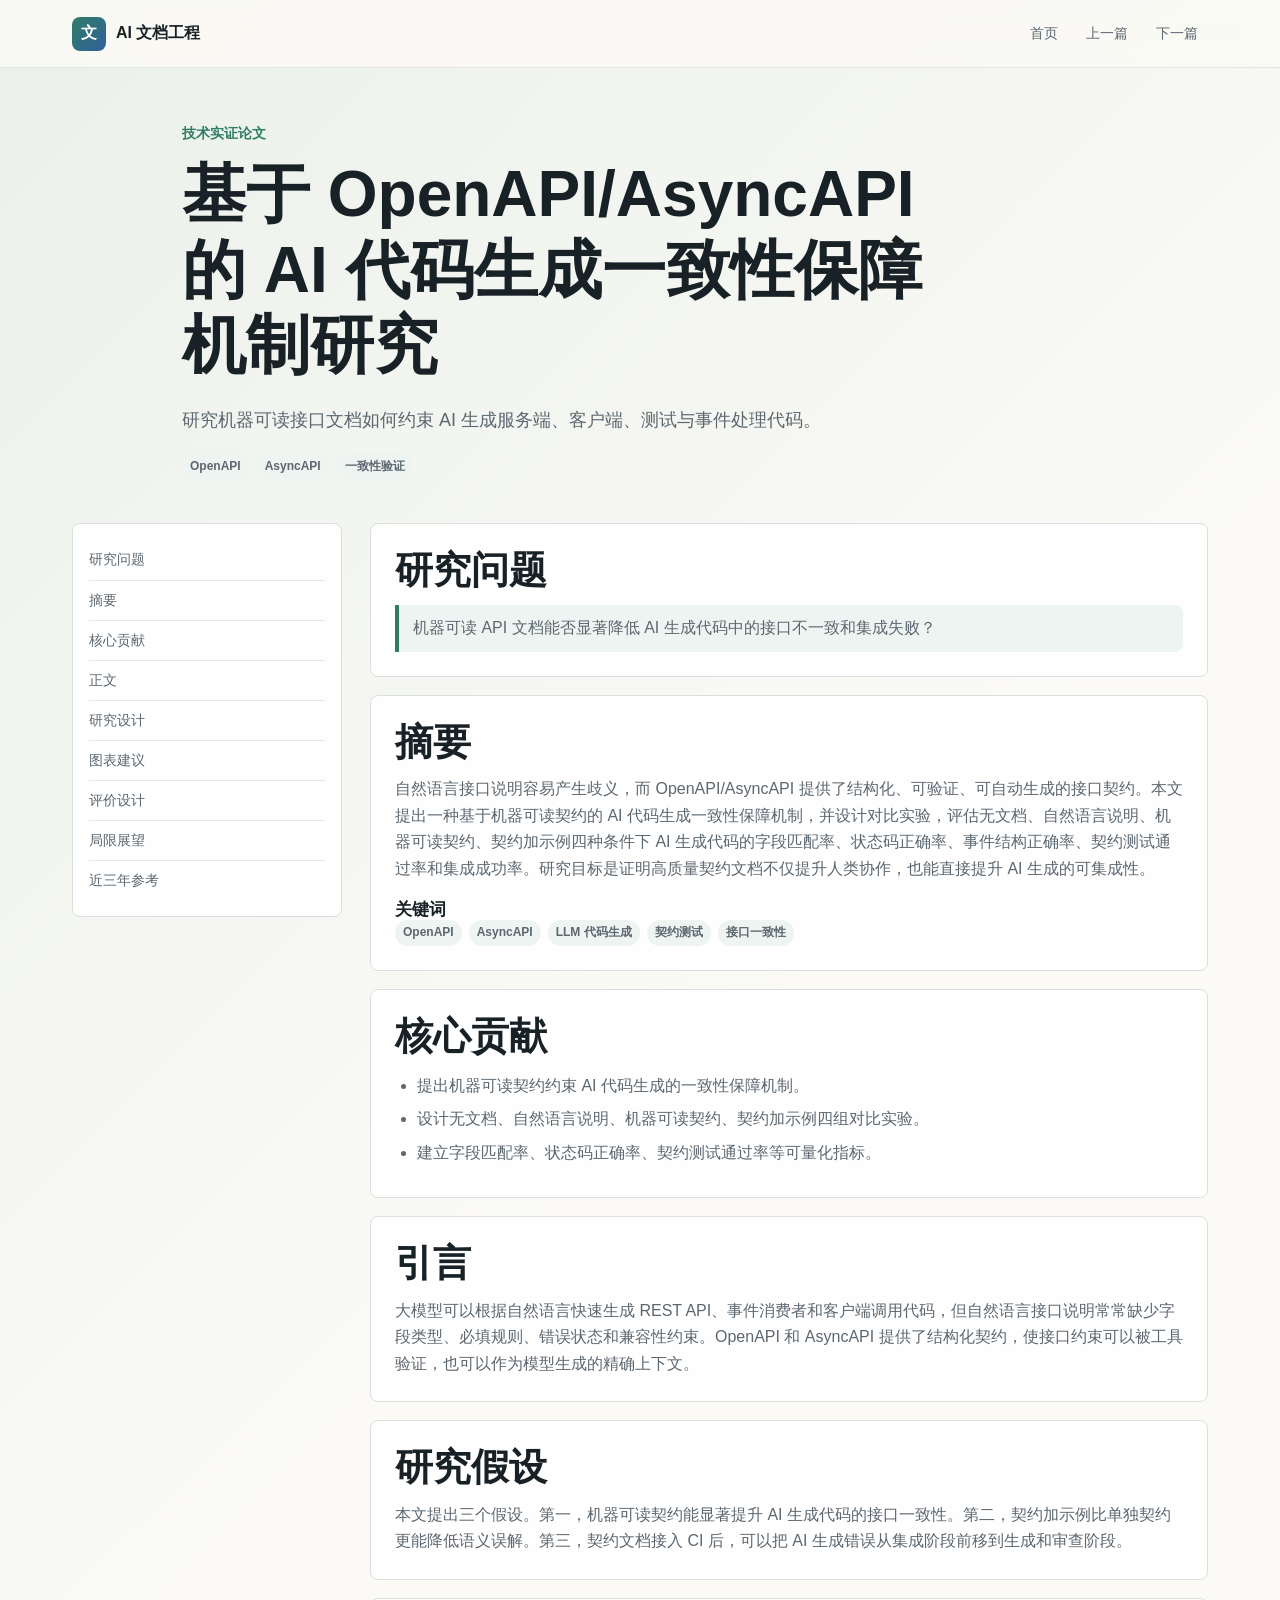
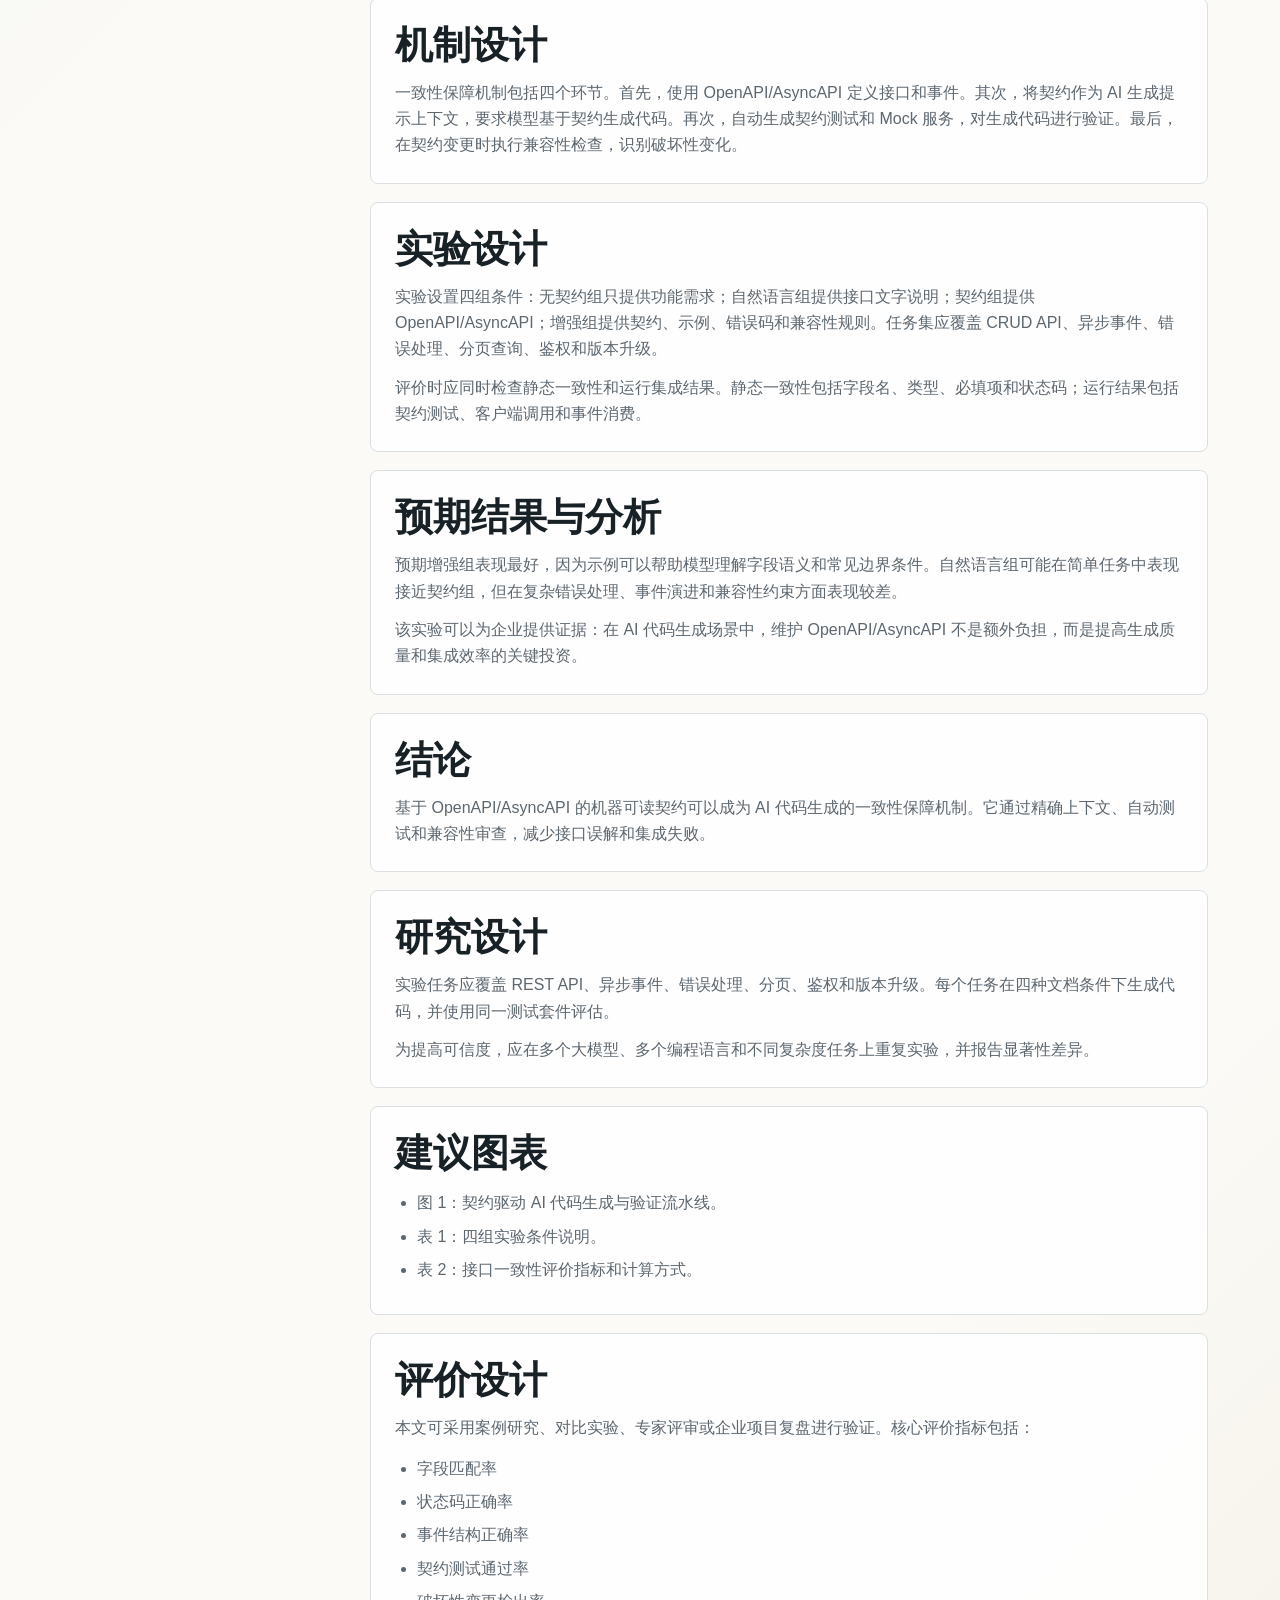
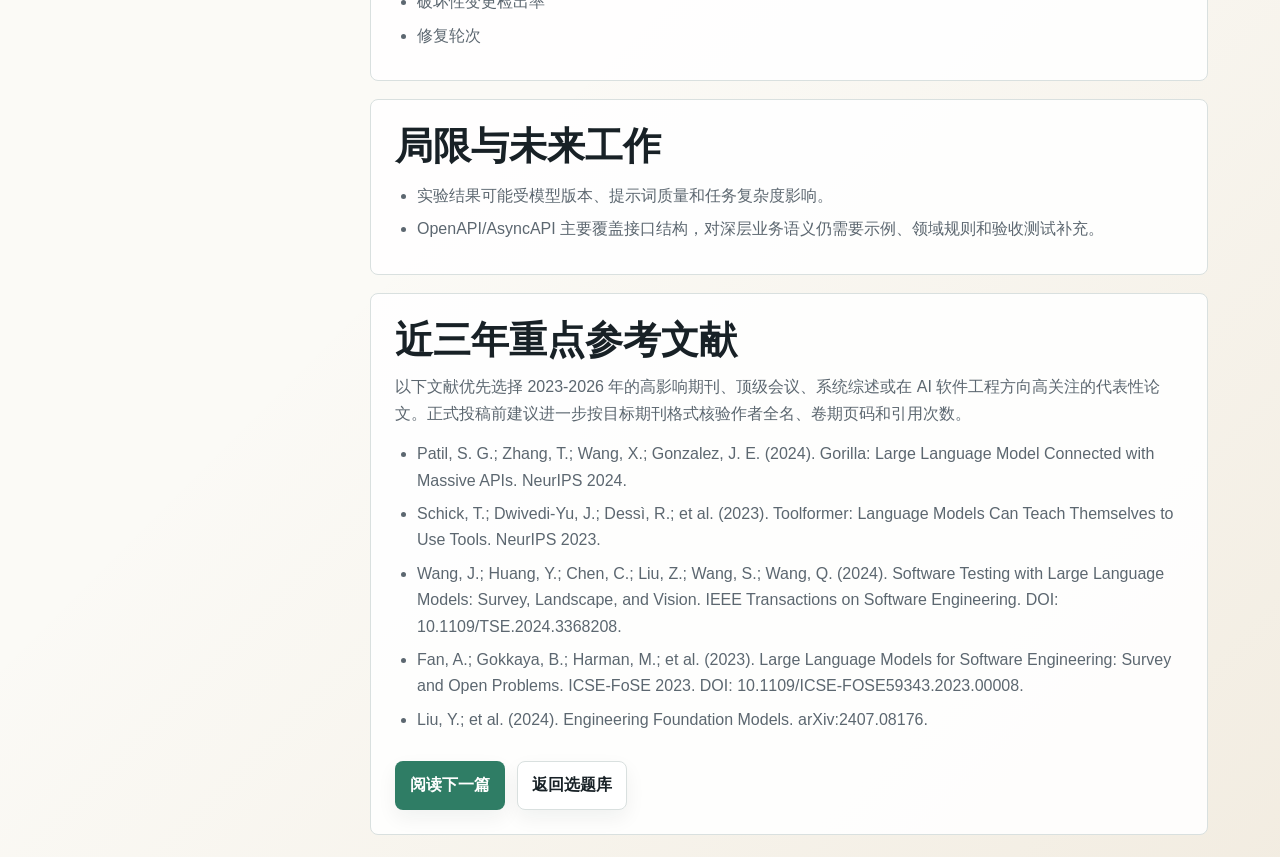
<file: papers/openapi-consistency.html>
<!doctype html>
<html lang="zh-CN">
<head>
  <meta charset="utf-8">
  <meta name="viewport" content="width=device-width, initial-scale=1">
  <title>OpenAPI/AsyncAPI 一致性保障</title>
  <link rel="stylesheet" href="../styles.css">
</head>
<body>
  <header class="site-header">
    <nav class="nav">
      <a class="brand" href="../index.html"><span class="brand-mark">文</span><span>AI 文档工程</span></a>
      <div class="nav-links"><a href="../index.html">首页</a><a href="contract-microservices.html">上一篇</a><a href="ddd-documentation.html">下一篇</a></div>
    </nav>
  </header>
  <main>
    <section class="paper-hero">
      <p class="eyebrow">技术实证论文</p>
      <h1>基于 OpenAPI/AsyncAPI 的 AI 代码生成一致性保障机制研究</h1>
      <p class="lead">研究机器可读接口文档如何约束 AI 生成服务端、客户端、测试与事件处理代码。</p>
      <div class="paper-meta"><span class="tag">OpenAPI</span><span class="tag">AsyncAPI</span><span class="tag">一致性验证</span></div>
    </section>
    <section class="paper-layout">
      <aside class="toc">
        <a href="#question">研究问题</a><a href="#abstract">摘要</a><a href="#contributions">核心贡献</a><a href="#intro">正文</a><a href="#research-design">研究设计</a><a href="#figures">图表建议</a><a href="#evaluation">评价设计</a><a href="#limitations">局限展望</a><a href="#references">近三年参考</a>
      </aside>
      <div class="paper-content">
        <article class="paper-section" id="question">
          <h2>研究问题</h2>
          <p class="quote">机器可读 API 文档能否显著降低 AI 生成代码中的接口不一致和集成失败？</p>
        </article>
        <article class="paper-section" id="abstract">
          <h2>摘要</h2>
          <p>自然语言接口说明容易产生歧义，而 OpenAPI/AsyncAPI 提供了结构化、可验证、可自动生成的接口契约。本文提出一种基于机器可读契约的 AI 代码生成一致性保障机制，并设计对比实验，评估无文档、自然语言说明、机器可读契约、契约加示例四种条件下 AI 生成代码的字段匹配率、状态码正确率、事件结构正确率、契约测试通过率和集成成功率。研究目标是证明高质量契约文档不仅提升人类协作，也能直接提升 AI 生成的可集成性。</p>
          <h3>关键词</h3>
          <div class="tag-row"><span class="tag">OpenAPI</span><span class="tag">AsyncAPI</span><span class="tag">LLM 代码生成</span><span class="tag">契约测试</span><span class="tag">接口一致性</span></div>
        </article>
        <article class="paper-section" id="contributions">
          <h2>核心贡献</h2>
          <ul><li>提出机器可读契约约束 AI 代码生成的一致性保障机制。</li><li>设计无文档、自然语言说明、机器可读契约、契约加示例四组对比实验。</li><li>建立字段匹配率、状态码正确率、契约测试通过率等可量化指标。</li></ul>
        </article>
        <article class="paper-section" id="intro">
          <h2>引言</h2>
          <p>大模型可以根据自然语言快速生成 REST API、事件消费者和客户端调用代码，但自然语言接口说明常常缺少字段类型、必填规则、错误状态和兼容性约束。OpenAPI 和 AsyncAPI 提供了结构化契约，使接口约束可以被工具验证，也可以作为模型生成的精确上下文。</p>
        </article>
        <article class="paper-section" id="section-1">
          <h2>研究假设</h2>
          <p>本文提出三个假设。第一，机器可读契约能显著提升 AI 生成代码的接口一致性。第二，契约加示例比单独契约更能降低语义误解。第三，契约文档接入 CI 后，可以把 AI 生成错误从集成阶段前移到生成和审查阶段。</p>
        </article>
        <article class="paper-section" id="section-2">
          <h2>机制设计</h2>
          <p>一致性保障机制包括四个环节。首先，使用 OpenAPI/AsyncAPI 定义接口和事件。其次，将契约作为 AI 生成提示上下文，要求模型基于契约生成代码。再次，自动生成契约测试和 Mock 服务，对生成代码进行验证。最后，在契约变更时执行兼容性检查，识别破坏性变化。</p>
        </article>
        <article class="paper-section" id="section-3">
          <h2>实验设计</h2>
          <p>实验设置四组条件：无契约组只提供功能需求；自然语言组提供接口文字说明；契约组提供 OpenAPI/AsyncAPI；增强组提供契约、示例、错误码和兼容性规则。任务集应覆盖 CRUD API、异步事件、错误处理、分页查询、鉴权和版本升级。</p><p>评价时应同时检查静态一致性和运行集成结果。静态一致性包括字段名、类型、必填项和状态码；运行结果包括契约测试、客户端调用和事件消费。</p>
        </article>
        <article class="paper-section" id="section-4">
          <h2>预期结果与分析</h2>
          <p>预期增强组表现最好，因为示例可以帮助模型理解字段语义和常见边界条件。自然语言组可能在简单任务中表现接近契约组，但在复杂错误处理、事件演进和兼容性约束方面表现较差。</p><p>该实验可以为企业提供证据：在 AI 代码生成场景中，维护 OpenAPI/AsyncAPI 不是额外负担，而是提高生成质量和集成效率的关键投资。</p>
        </article>
        <article class="paper-section" id="section-5">
          <h2>结论</h2>
          <p>基于 OpenAPI/AsyncAPI 的机器可读契约可以成为 AI 代码生成的一致性保障机制。它通过精确上下文、自动测试和兼容性审查，减少接口误解和集成失败。</p>
        </article>
        <article class="paper-section" id="research-design">
          <h2>研究设计</h2>
          <p>实验任务应覆盖 REST API、异步事件、错误处理、分页、鉴权和版本升级。每个任务在四种文档条件下生成代码，并使用同一测试套件评估。</p><p>为提高可信度，应在多个大模型、多个编程语言和不同复杂度任务上重复实验，并报告显著性差异。</p>
        </article>
        <article class="paper-section" id="figures">
          <h2>建议图表</h2>
          <ul><li>图 1：契约驱动 AI 代码生成与验证流水线。</li><li>表 1：四组实验条件说明。</li><li>表 2：接口一致性评价指标和计算方式。</li></ul>
        </article>
        <article class="paper-section" id="evaluation">
          <h2>评价设计</h2>
          <p>本文可采用案例研究、对比实验、专家评审或企业项目复盘进行验证。核心评价指标包括：</p>
          <ul><li>字段匹配率</li><li>状态码正确率</li><li>事件结构正确率</li><li>契约测试通过率</li><li>破坏性变更检出率</li><li>修复轮次</li></ul>
        </article>
        <article class="paper-section" id="limitations">
          <h2>局限与未来工作</h2>
          <ul><li>实验结果可能受模型版本、提示词质量和任务复杂度影响。</li><li>OpenAPI/AsyncAPI 主要覆盖接口结构，对深层业务语义仍需要示例、领域规则和验收测试补充。</li></ul>
        </article>
        <article class="paper-section" id="references">
          <h2>近三年重点参考文献</h2>
          <p>以下文献优先选择 2023-2026 年的高影响期刊、顶级会议、系统综述或在 AI 软件工程方向高关注的代表性论文。正式投稿前建议进一步按目标期刊格式核验作者全名、卷期页码和引用次数。</p>
          <ul><li>Patil, S. G.; Zhang, T.; Wang, X.; Gonzalez, J. E. (2024). Gorilla: Large Language Model Connected with Massive APIs. NeurIPS 2024.</li><li>Schick, T.; Dwivedi-Yu, J.; Dessì, R.; et al. (2023). Toolformer: Language Models Can Teach Themselves to Use Tools. NeurIPS 2023.</li><li>Wang, J.; Huang, Y.; Chen, C.; Liu, Z.; Wang, S.; Wang, Q. (2024). Software Testing with Large Language Models: Survey, Landscape, and Vision. IEEE Transactions on Software Engineering. DOI: 10.1109/TSE.2024.3368208.</li><li>Fan, A.; Gokkaya, B.; Harman, M.; et al. (2023). Large Language Models for Software Engineering: Survey and Open Problems. ICSE-FoSE 2023. DOI: 10.1109/ICSE-FOSE59343.2023.00008.</li><li>Liu, Y.; et al. (2024). Engineering Foundation Models. arXiv:2407.08176.</li></ul>
          <div class="actions">
            <a class="button primary" href="ddd-documentation.html">阅读下一篇</a>
            <a class="button" href="../index.html#papers">返回选题库</a>
          </div>
        </article>
      </div>
    </section>
  </main>
</body>
</html>
</file>
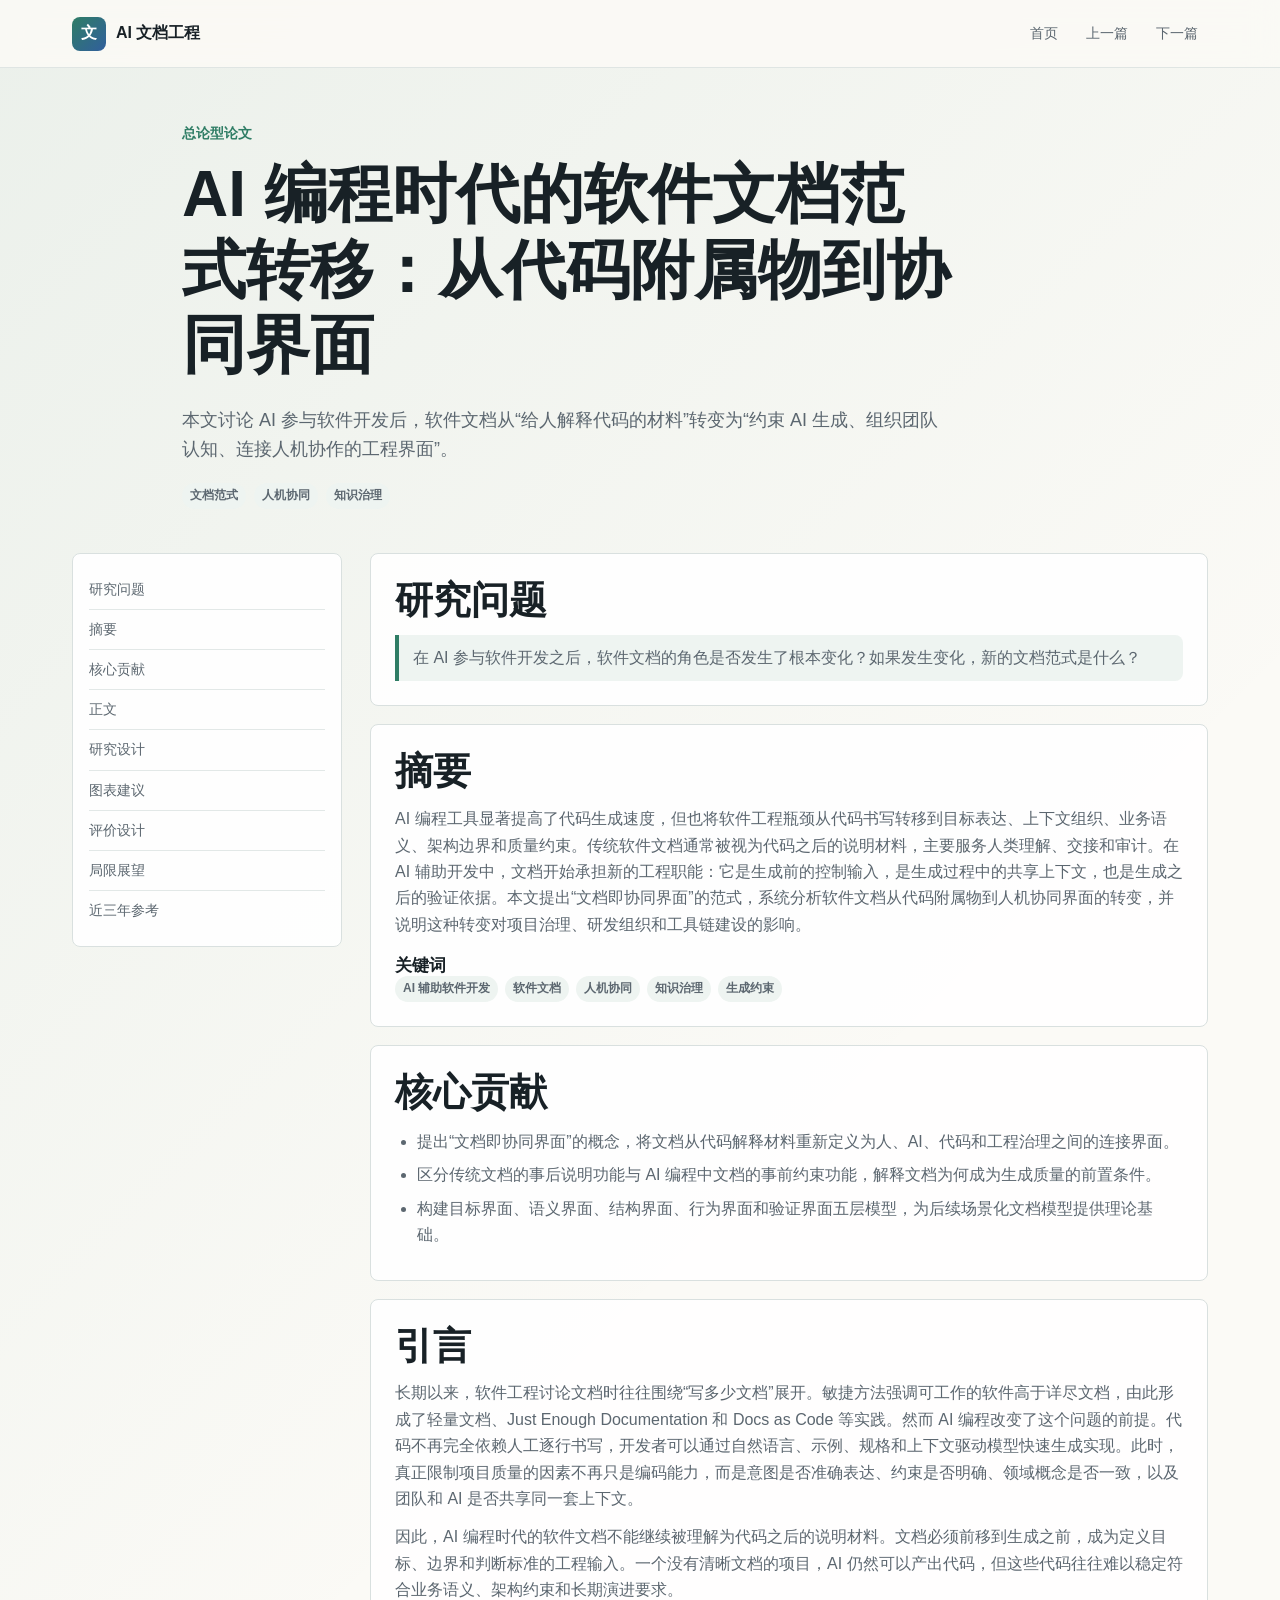
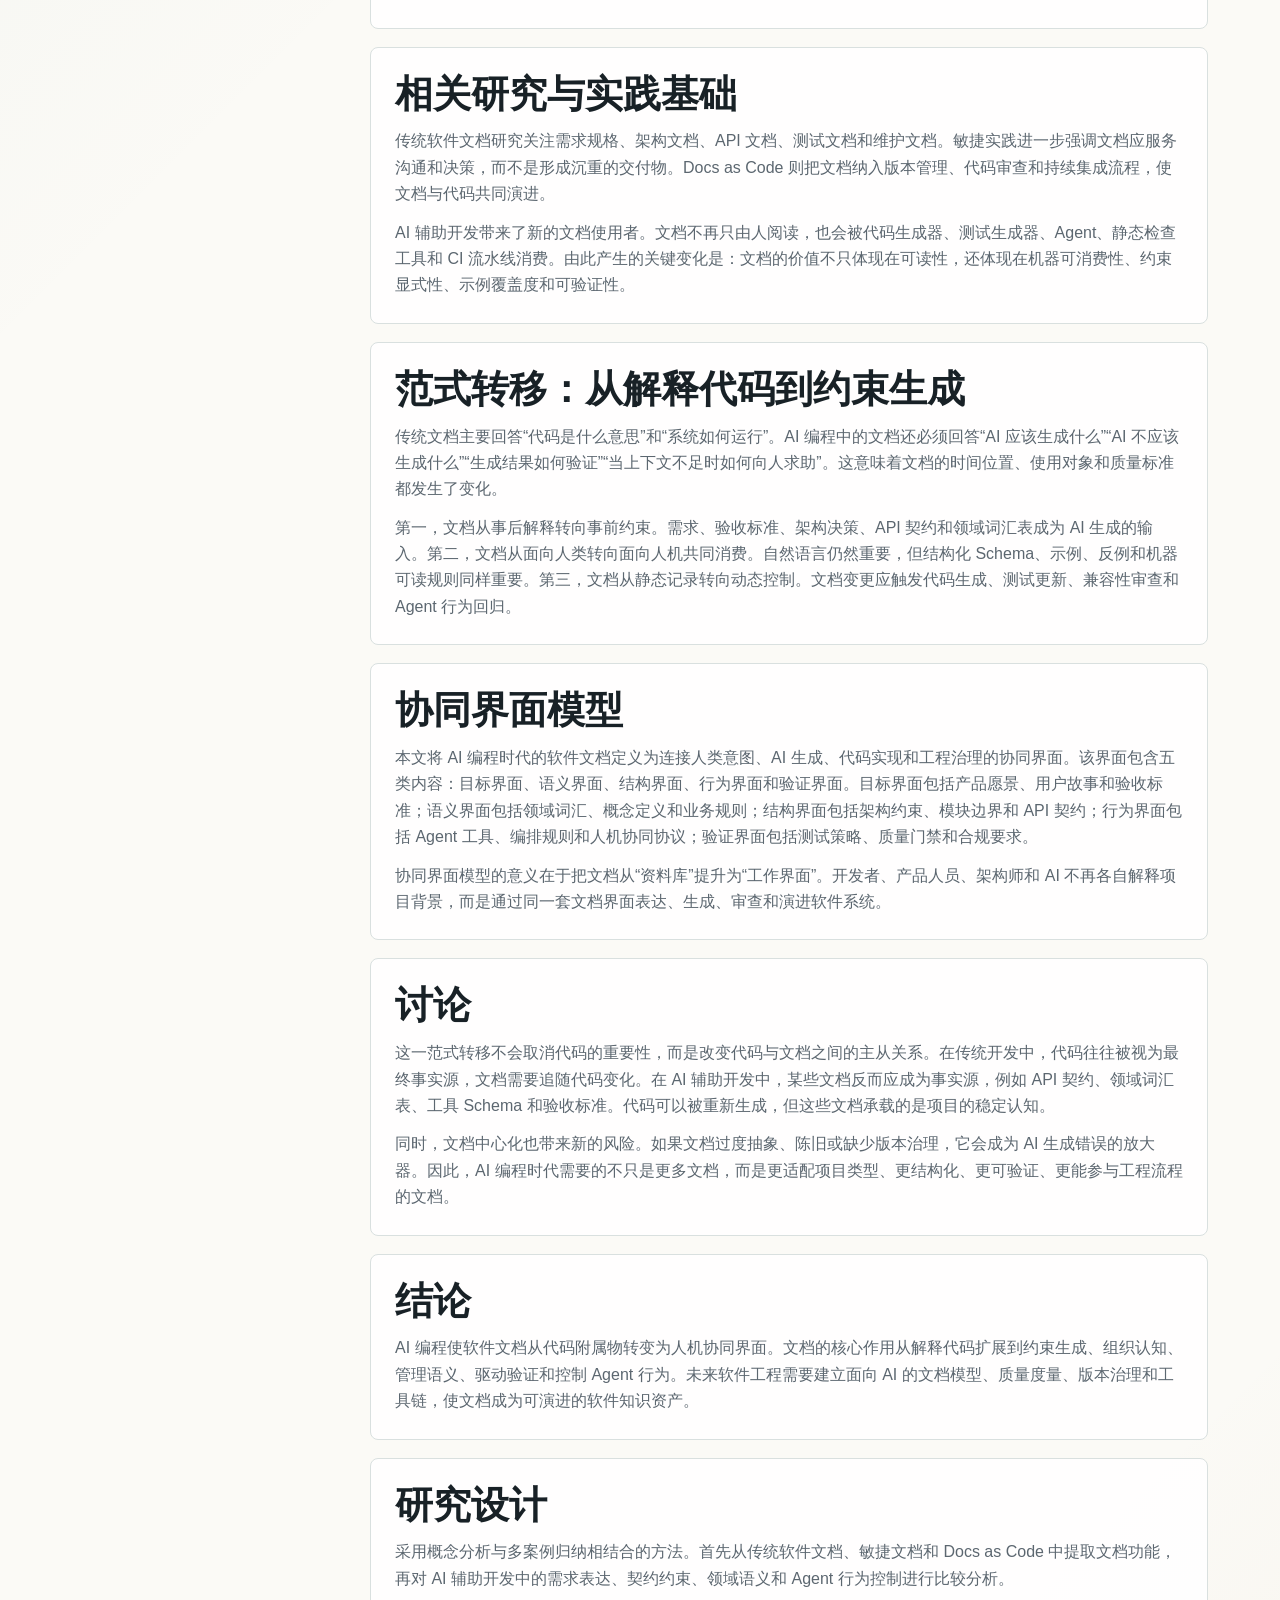
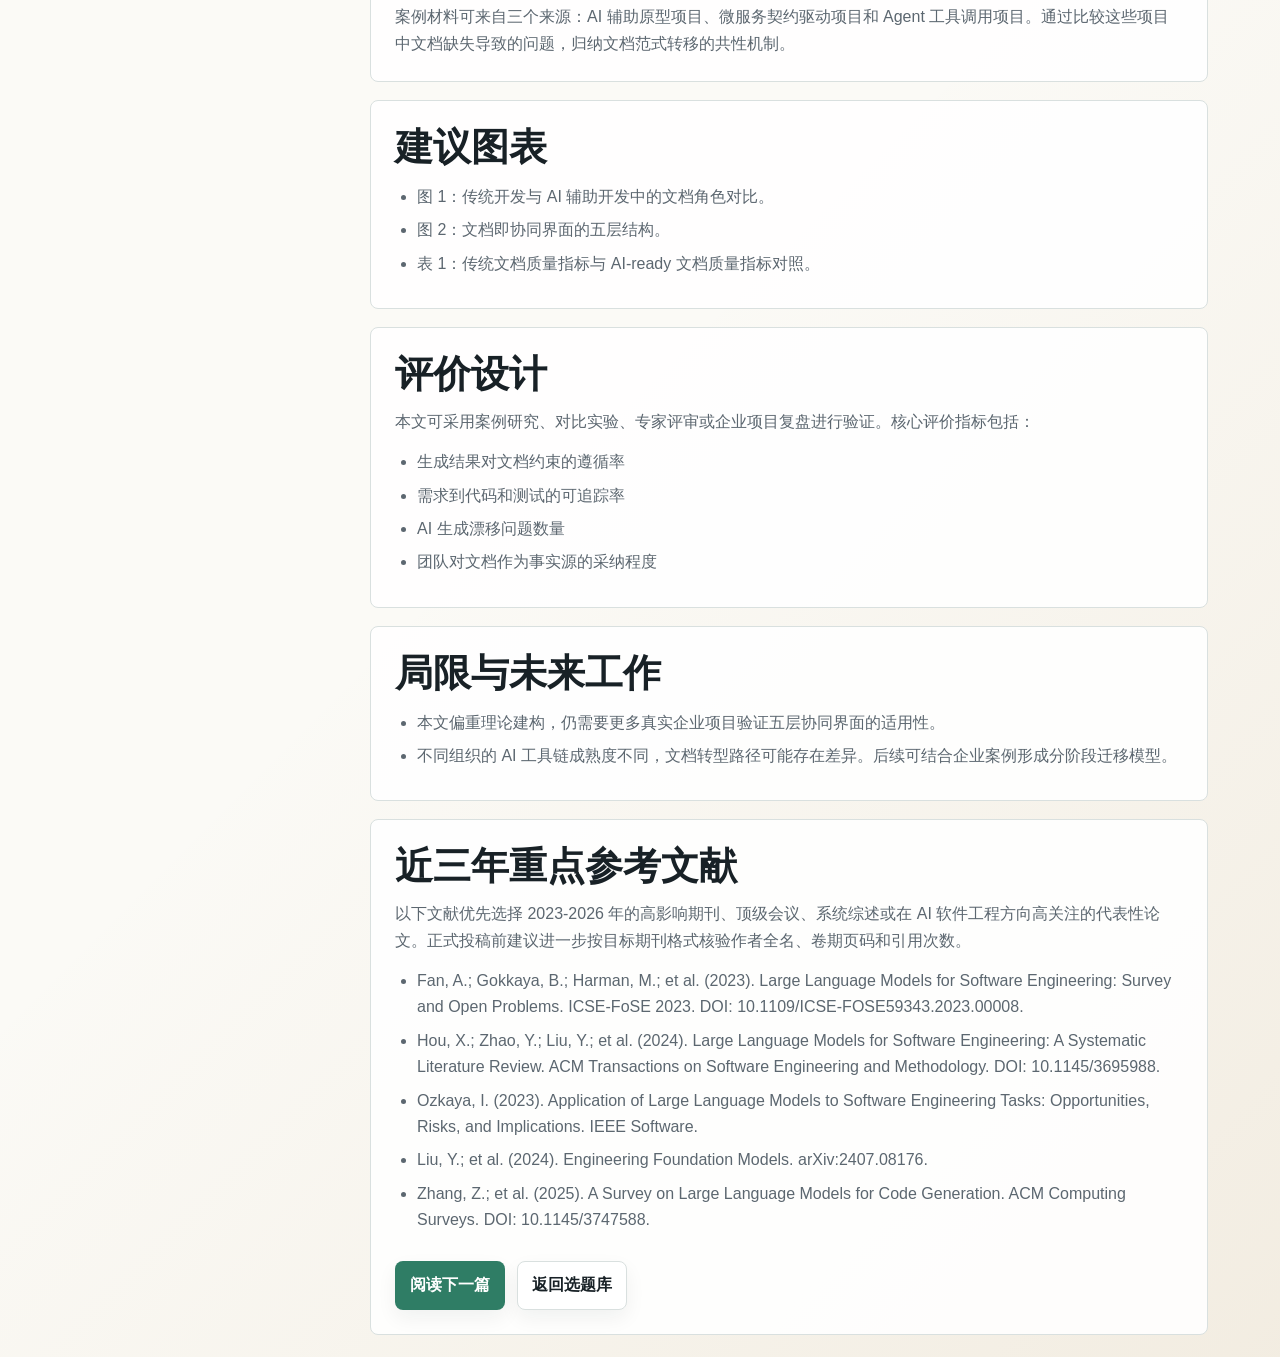
<file: papers/paradigm-shift.html>
<!doctype html>
<html lang="zh-CN">
<head>
  <meta charset="utf-8">
  <meta name="viewport" content="width=device-width, initial-scale=1">
  <title>软件文档范式转移</title>
  <link rel="stylesheet" href="../styles.css">
</head>
<body>
  <header class="site-header">
    <nav class="nav">
      <a class="brand" href="../index.html"><span class="brand-mark">文</span><span>AI 文档工程</span></a>
      <div class="nav-links"><a href="../index.html">首页</a><a href="five-asset-model.html">上一篇</a><a href="classification-framework.html">下一篇</a></div>
    </nav>
  </header>
  <main>
    <section class="paper-hero">
      <p class="eyebrow">总论型论文</p>
      <h1>AI 编程时代的软件文档范式转移：从代码附属物到协同界面</h1>
      <p class="lead">本文讨论 AI 参与软件开发后，软件文档从“给人解释代码的材料”转变为“约束 AI 生成、组织团队认知、连接人机协作的工程界面”。</p>
      <div class="paper-meta"><span class="tag">文档范式</span><span class="tag">人机协同</span><span class="tag">知识治理</span></div>
    </section>
    <section class="paper-layout">
      <aside class="toc">
        <a href="#question">研究问题</a><a href="#abstract">摘要</a><a href="#contributions">核心贡献</a><a href="#intro">正文</a><a href="#research-design">研究设计</a><a href="#figures">图表建议</a><a href="#evaluation">评价设计</a><a href="#limitations">局限展望</a><a href="#references">近三年参考</a>
      </aside>
      <div class="paper-content">
        <article class="paper-section" id="question">
          <h2>研究问题</h2>
          <p class="quote">在 AI 参与软件开发之后，软件文档的角色是否发生了根本变化？如果发生变化，新的文档范式是什么？</p>
        </article>
        <article class="paper-section" id="abstract">
          <h2>摘要</h2>
          <p>AI 编程工具显著提高了代码生成速度，但也将软件工程瓶颈从代码书写转移到目标表达、上下文组织、业务语义、架构边界和质量约束。传统软件文档通常被视为代码之后的说明材料，主要服务人类理解、交接和审计。在 AI 辅助开发中，文档开始承担新的工程职能：它是生成前的控制输入，是生成过程中的共享上下文，也是生成之后的验证依据。本文提出“文档即协同界面”的范式，系统分析软件文档从代码附属物到人机协同界面的转变，并说明这种转变对项目治理、研发组织和工具链建设的影响。</p>
          <h3>关键词</h3>
          <div class="tag-row"><span class="tag">AI 辅助软件开发</span><span class="tag">软件文档</span><span class="tag">人机协同</span><span class="tag">知识治理</span><span class="tag">生成约束</span></div>
        </article>
        <article class="paper-section" id="contributions">
          <h2>核心贡献</h2>
          <ul><li>提出“文档即协同界面”的概念，将文档从代码解释材料重新定义为人、AI、代码和工程治理之间的连接界面。</li><li>区分传统文档的事后说明功能与 AI 编程中文档的事前约束功能，解释文档为何成为生成质量的前置条件。</li><li>构建目标界面、语义界面、结构界面、行为界面和验证界面五层模型，为后续场景化文档模型提供理论基础。</li></ul>
        </article>
        <article class="paper-section" id="intro">
          <h2>引言</h2>
          <p>长期以来，软件工程讨论文档时往往围绕“写多少文档”展开。敏捷方法强调可工作的软件高于详尽文档，由此形成了轻量文档、Just Enough Documentation 和 Docs as Code 等实践。然而 AI 编程改变了这个问题的前提。代码不再完全依赖人工逐行书写，开发者可以通过自然语言、示例、规格和上下文驱动模型快速生成实现。此时，真正限制项目质量的因素不再只是编码能力，而是意图是否准确表达、约束是否明确、领域概念是否一致，以及团队和 AI 是否共享同一套上下文。</p><p>因此，AI 编程时代的软件文档不能继续被理解为代码之后的说明材料。文档必须前移到生成之前，成为定义目标、边界和判断标准的工程输入。一个没有清晰文档的项目，AI 仍然可以产出代码，但这些代码往往难以稳定符合业务语义、架构约束和长期演进要求。</p>
        </article>
        <article class="paper-section" id="section-1">
          <h2>相关研究与实践基础</h2>
          <p>传统软件文档研究关注需求规格、架构文档、API 文档、测试文档和维护文档。敏捷实践进一步强调文档应服务沟通和决策，而不是形成沉重的交付物。Docs as Code 则把文档纳入版本管理、代码审查和持续集成流程，使文档与代码共同演进。</p><p>AI 辅助开发带来了新的文档使用者。文档不再只由人阅读，也会被代码生成器、测试生成器、Agent、静态检查工具和 CI 流水线消费。由此产生的关键变化是：文档的价值不只体现在可读性，还体现在机器可消费性、约束显式性、示例覆盖度和可验证性。</p>
        </article>
        <article class="paper-section" id="section-2">
          <h2>范式转移：从解释代码到约束生成</h2>
          <p>传统文档主要回答“代码是什么意思”和“系统如何运行”。AI 编程中的文档还必须回答“AI 应该生成什么”“AI 不应该生成什么”“生成结果如何验证”“当上下文不足时如何向人求助”。这意味着文档的时间位置、使用对象和质量标准都发生了变化。</p><p>第一，文档从事后解释转向事前约束。需求、验收标准、架构决策、API 契约和领域词汇表成为 AI 生成的输入。第二，文档从面向人类转向面向人机共同消费。自然语言仍然重要，但结构化 Schema、示例、反例和机器可读规则同样重要。第三，文档从静态记录转向动态控制。文档变更应触发代码生成、测试更新、兼容性审查和 Agent 行为回归。</p>
        </article>
        <article class="paper-section" id="section-3">
          <h2>协同界面模型</h2>
          <p>本文将 AI 编程时代的软件文档定义为连接人类意图、AI 生成、代码实现和工程治理的协同界面。该界面包含五类内容：目标界面、语义界面、结构界面、行为界面和验证界面。目标界面包括产品愿景、用户故事和验收标准；语义界面包括领域词汇、概念定义和业务规则；结构界面包括架构约束、模块边界和 API 契约；行为界面包括 Agent 工具、编排规则和人机协同协议；验证界面包括测试策略、质量门禁和合规要求。</p><p>协同界面模型的意义在于把文档从“资料库”提升为“工作界面”。开发者、产品人员、架构师和 AI 不再各自解释项目背景，而是通过同一套文档界面表达、生成、审查和演进软件系统。</p>
        </article>
        <article class="paper-section" id="section-4">
          <h2>讨论</h2>
          <p>这一范式转移不会取消代码的重要性，而是改变代码与文档之间的主从关系。在传统开发中，代码往往被视为最终事实源，文档需要追随代码变化。在 AI 辅助开发中，某些文档反而应成为事实源，例如 API 契约、领域词汇表、工具 Schema 和验收标准。代码可以被重新生成，但这些文档承载的是项目的稳定认知。</p><p>同时，文档中心化也带来新的风险。如果文档过度抽象、陈旧或缺少版本治理，它会成为 AI 生成错误的放大器。因此，AI 编程时代需要的不只是更多文档，而是更适配项目类型、更结构化、更可验证、更能参与工程流程的文档。</p>
        </article>
        <article class="paper-section" id="section-5">
          <h2>结论</h2>
          <p>AI 编程使软件文档从代码附属物转变为人机协同界面。文档的核心作用从解释代码扩展到约束生成、组织认知、管理语义、驱动验证和控制 Agent 行为。未来软件工程需要建立面向 AI 的文档模型、质量度量、版本治理和工具链，使文档成为可演进的软件知识资产。</p>
        </article>
        <article class="paper-section" id="research-design">
          <h2>研究设计</h2>
          <p>采用概念分析与多案例归纳相结合的方法。首先从传统软件文档、敏捷文档和 Docs as Code 中提取文档功能，再对 AI 辅助开发中的需求表达、契约约束、领域语义和 Agent 行为控制进行比较分析。</p><p>案例材料可来自三个来源：AI 辅助原型项目、微服务契约驱动项目和 Agent 工具调用项目。通过比较这些项目中文档缺失导致的问题，归纳文档范式转移的共性机制。</p>
        </article>
        <article class="paper-section" id="figures">
          <h2>建议图表</h2>
          <ul><li>图 1：传统开发与 AI 辅助开发中的文档角色对比。</li><li>图 2：文档即协同界面的五层结构。</li><li>表 1：传统文档质量指标与 AI-ready 文档质量指标对照。</li></ul>
        </article>
        <article class="paper-section" id="evaluation">
          <h2>评价设计</h2>
          <p>本文可采用案例研究、对比实验、专家评审或企业项目复盘进行验证。核心评价指标包括：</p>
          <ul><li>生成结果对文档约束的遵循率</li><li>需求到代码和测试的可追踪率</li><li>AI 生成漂移问题数量</li><li>团队对文档作为事实源的采纳程度</li></ul>
        </article>
        <article class="paper-section" id="limitations">
          <h2>局限与未来工作</h2>
          <ul><li>本文偏重理论建构，仍需要更多真实企业项目验证五层协同界面的适用性。</li><li>不同组织的 AI 工具链成熟度不同，文档转型路径可能存在差异。后续可结合企业案例形成分阶段迁移模型。</li></ul>
        </article>
        <article class="paper-section" id="references">
          <h2>近三年重点参考文献</h2>
          <p>以下文献优先选择 2023-2026 年的高影响期刊、顶级会议、系统综述或在 AI 软件工程方向高关注的代表性论文。正式投稿前建议进一步按目标期刊格式核验作者全名、卷期页码和引用次数。</p>
          <ul><li>Fan, A.; Gokkaya, B.; Harman, M.; et al. (2023). Large Language Models for Software Engineering: Survey and Open Problems. ICSE-FoSE 2023. DOI: 10.1109/ICSE-FOSE59343.2023.00008.</li><li>Hou, X.; Zhao, Y.; Liu, Y.; et al. (2024). Large Language Models for Software Engineering: A Systematic Literature Review. ACM Transactions on Software Engineering and Methodology. DOI: 10.1145/3695988.</li><li>Ozkaya, I. (2023). Application of Large Language Models to Software Engineering Tasks: Opportunities, Risks, and Implications. IEEE Software.</li><li>Liu, Y.; et al. (2024). Engineering Foundation Models. arXiv:2407.08176.</li><li>Zhang, Z.; et al. (2025). A Survey on Large Language Models for Code Generation. ACM Computing Surveys. DOI: 10.1145/3747588.</li></ul>
          <div class="actions">
            <a class="button primary" href="classification-framework.html">阅读下一篇</a>
            <a class="button" href="../index.html#papers">返回选题库</a>
          </div>
        </article>
      </div>
    </section>
  </main>
</body>
</html>
</file>
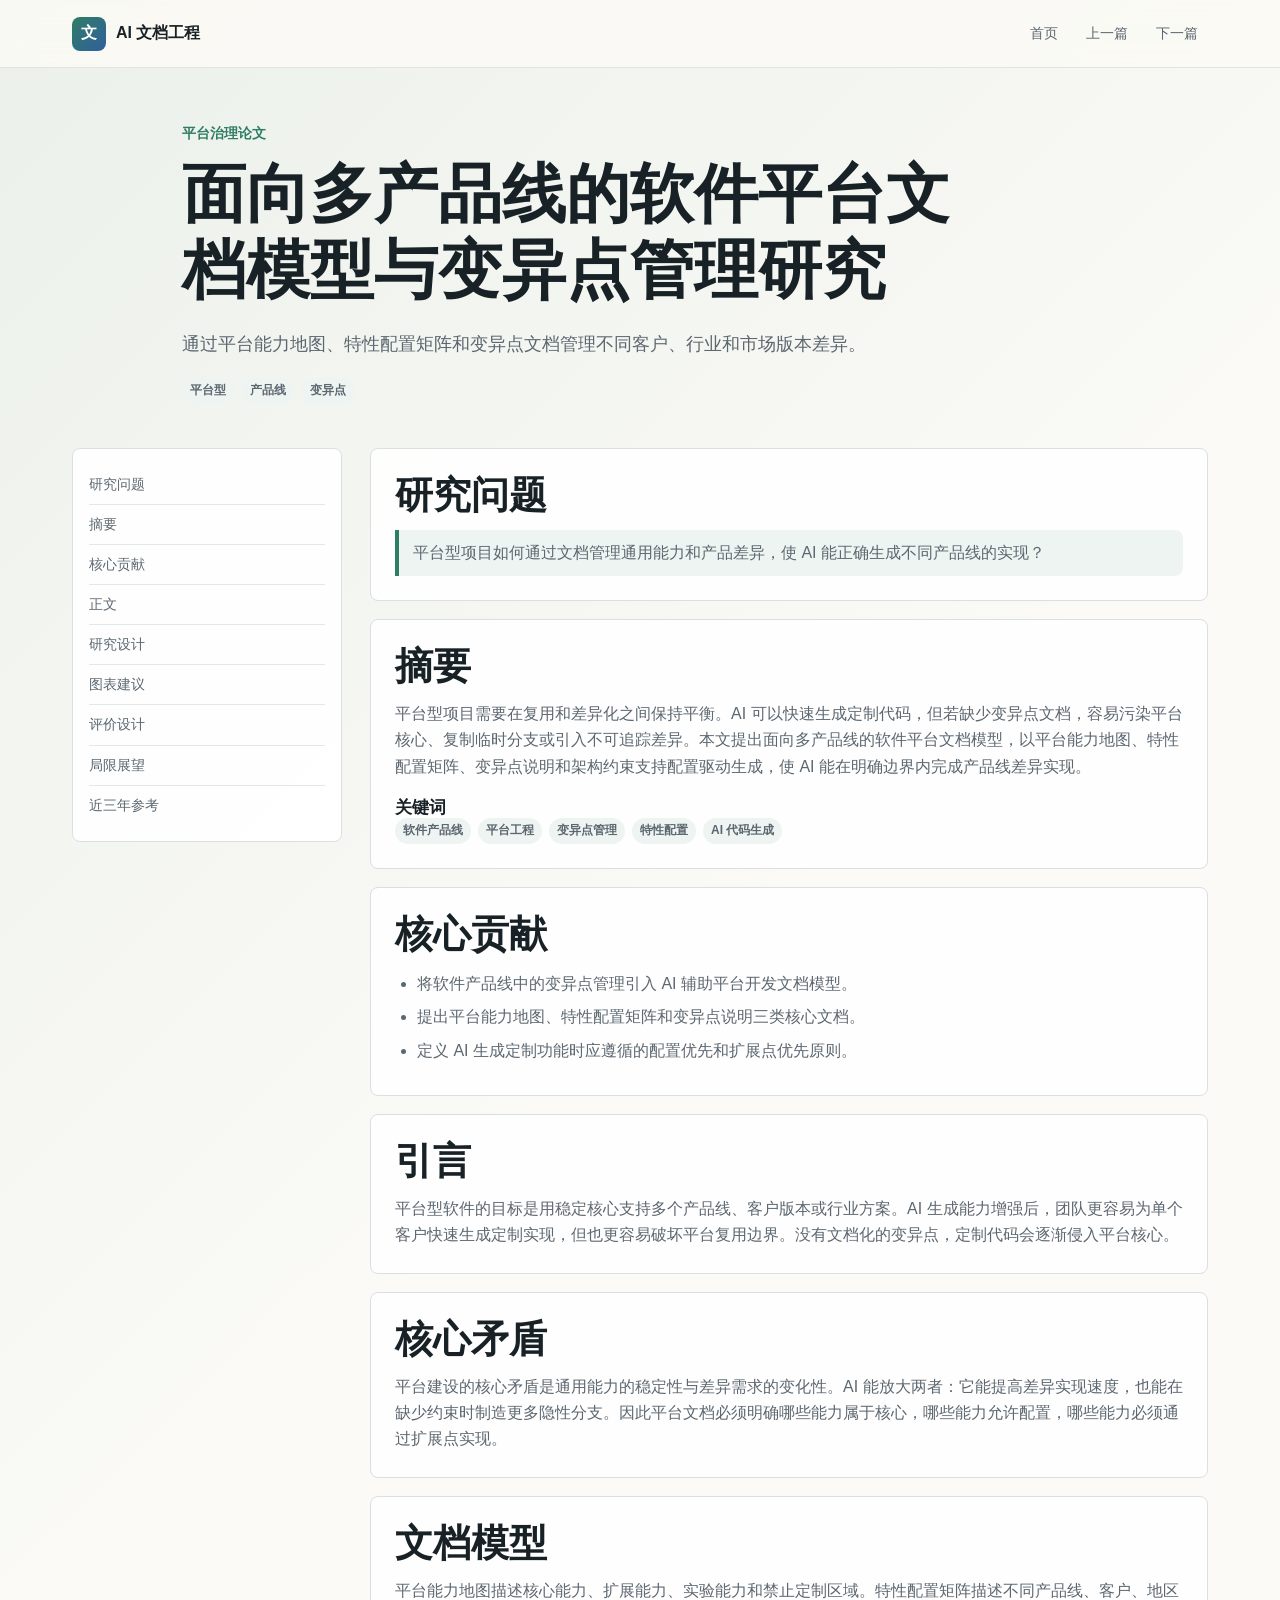
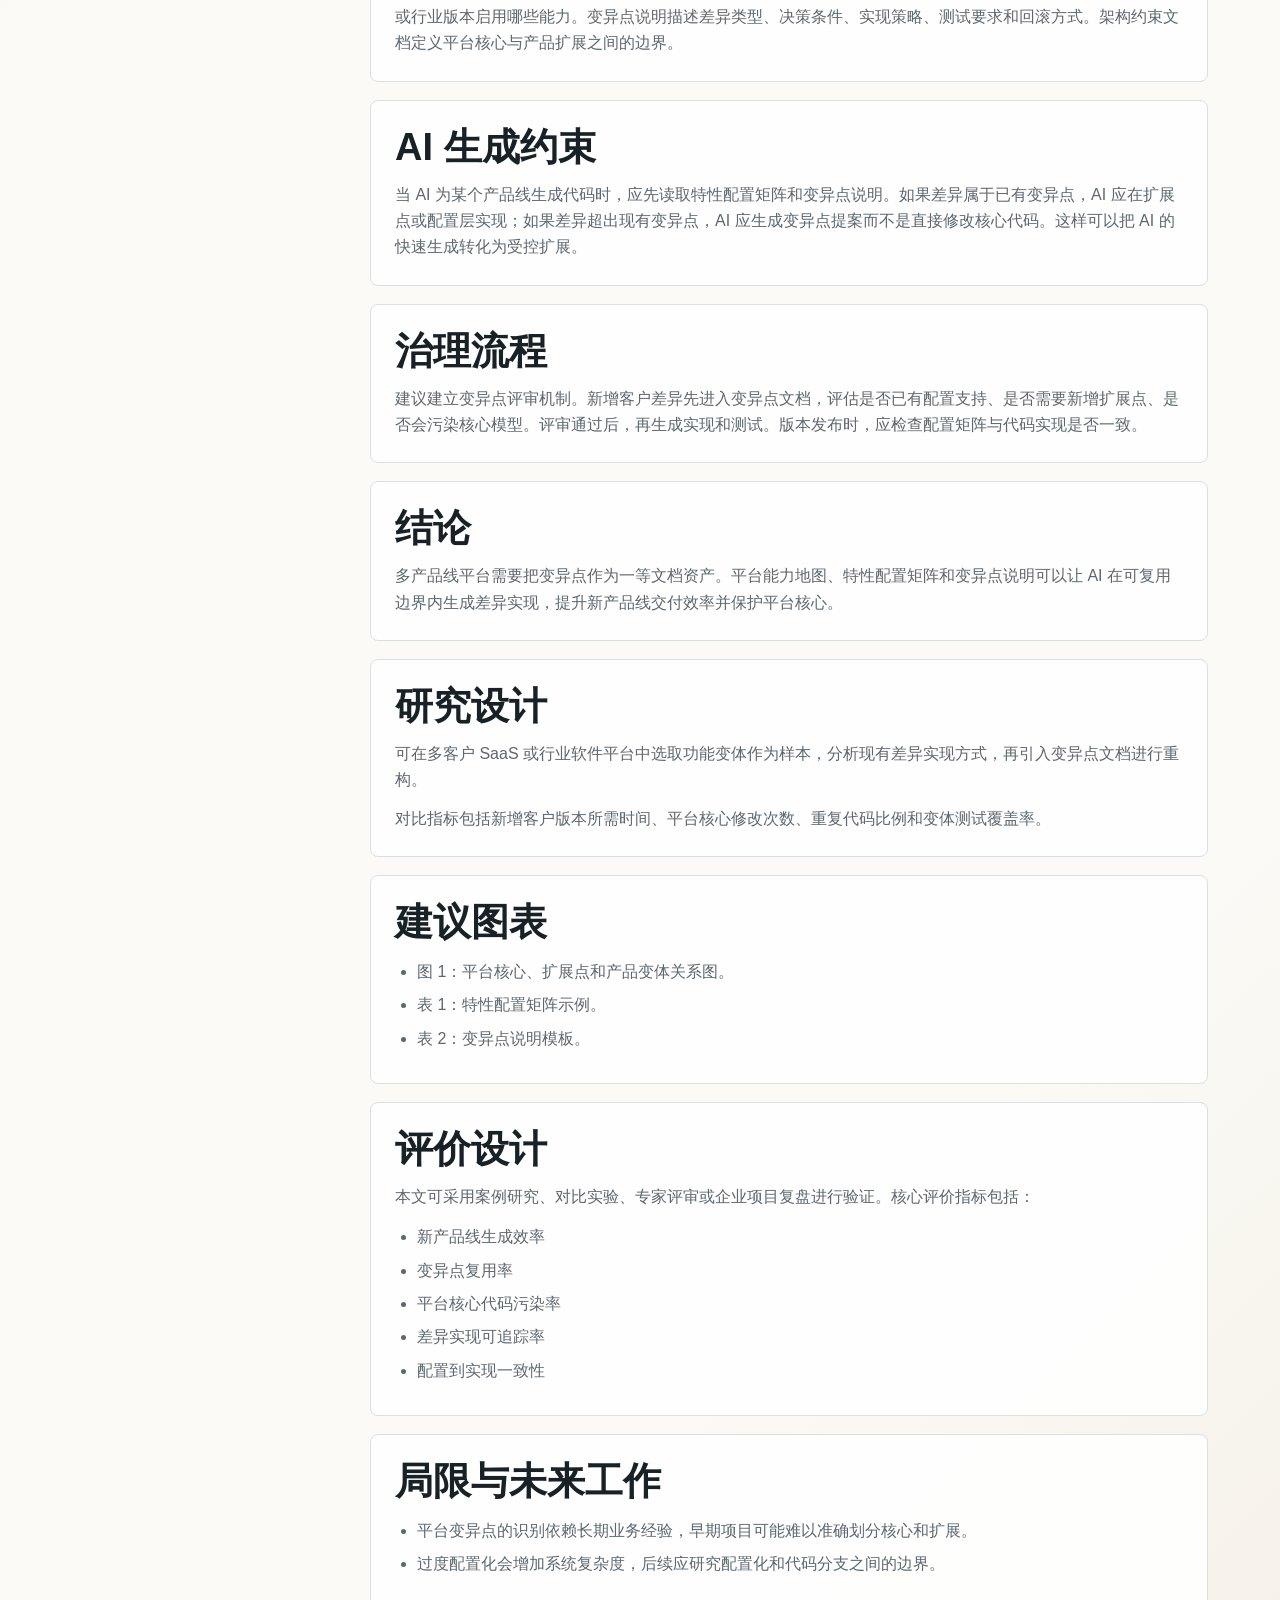
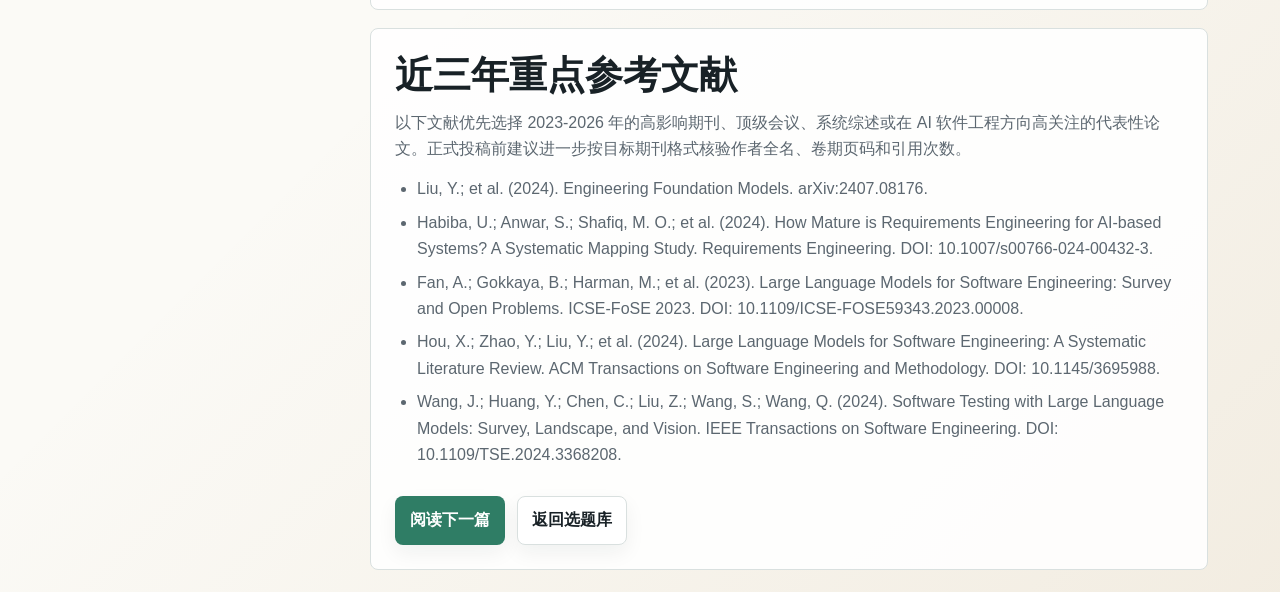
<file: papers/product-line-variation.html>
<!doctype html>
<html lang="zh-CN">
<head>
  <meta charset="utf-8">
  <meta name="viewport" content="width=device-width, initial-scale=1">
  <title>多产品线变异点管理</title>
  <link rel="stylesheet" href="../styles.css">
</head>
<body>
  <header class="site-header">
    <nav class="nav">
      <a class="brand" href="../index.html"><span class="brand-mark">文</span><span>AI 文档工程</span></a>
      <div class="nav-links"><a href="../index.html">首页</a><a href="ddd-documentation.html">上一篇</a><a href="agent-machine-interface.html">下一篇</a></div>
    </nav>
  </header>
  <main>
    <section class="paper-hero">
      <p class="eyebrow">平台治理论文</p>
      <h1>面向多产品线的软件平台文档模型与变异点管理研究</h1>
      <p class="lead">通过平台能力地图、特性配置矩阵和变异点文档管理不同客户、行业和市场版本差异。</p>
      <div class="paper-meta"><span class="tag">平台型</span><span class="tag">产品线</span><span class="tag">变异点</span></div>
    </section>
    <section class="paper-layout">
      <aside class="toc">
        <a href="#question">研究问题</a><a href="#abstract">摘要</a><a href="#contributions">核心贡献</a><a href="#intro">正文</a><a href="#research-design">研究设计</a><a href="#figures">图表建议</a><a href="#evaluation">评价设计</a><a href="#limitations">局限展望</a><a href="#references">近三年参考</a>
      </aside>
      <div class="paper-content">
        <article class="paper-section" id="question">
          <h2>研究问题</h2>
          <p class="quote">平台型项目如何通过文档管理通用能力和产品差异，使 AI 能正确生成不同产品线的实现？</p>
        </article>
        <article class="paper-section" id="abstract">
          <h2>摘要</h2>
          <p>平台型项目需要在复用和差异化之间保持平衡。AI 可以快速生成定制代码，但若缺少变异点文档，容易污染平台核心、复制临时分支或引入不可追踪差异。本文提出面向多产品线的软件平台文档模型，以平台能力地图、特性配置矩阵、变异点说明和架构约束支持配置驱动生成，使 AI 能在明确边界内完成产品线差异实现。</p>
          <h3>关键词</h3>
          <div class="tag-row"><span class="tag">软件产品线</span><span class="tag">平台工程</span><span class="tag">变异点管理</span><span class="tag">特性配置</span><span class="tag">AI 代码生成</span></div>
        </article>
        <article class="paper-section" id="contributions">
          <h2>核心贡献</h2>
          <ul><li>将软件产品线中的变异点管理引入 AI 辅助平台开发文档模型。</li><li>提出平台能力地图、特性配置矩阵和变异点说明三类核心文档。</li><li>定义 AI 生成定制功能时应遵循的配置优先和扩展点优先原则。</li></ul>
        </article>
        <article class="paper-section" id="intro">
          <h2>引言</h2>
          <p>平台型软件的目标是用稳定核心支持多个产品线、客户版本或行业方案。AI 生成能力增强后，团队更容易为单个客户快速生成定制实现，但也更容易破坏平台复用边界。没有文档化的变异点，定制代码会逐渐侵入平台核心。</p>
        </article>
        <article class="paper-section" id="section-1">
          <h2>核心矛盾</h2>
          <p>平台建设的核心矛盾是通用能力的稳定性与差异需求的变化性。AI 能放大两者：它能提高差异实现速度，也能在缺少约束时制造更多隐性分支。因此平台文档必须明确哪些能力属于核心，哪些能力允许配置，哪些能力必须通过扩展点实现。</p>
        </article>
        <article class="paper-section" id="section-2">
          <h2>文档模型</h2>
          <p>平台能力地图描述核心能力、扩展能力、实验能力和禁止定制区域。特性配置矩阵描述不同产品线、客户、地区或行业版本启用哪些能力。变异点说明描述差异类型、决策条件、实现策略、测试要求和回滚方式。架构约束文档定义平台核心与产品扩展之间的边界。</p>
        </article>
        <article class="paper-section" id="section-3">
          <h2>AI 生成约束</h2>
          <p>当 AI 为某个产品线生成代码时，应先读取特性配置矩阵和变异点说明。如果差异属于已有变异点，AI 应在扩展点或配置层实现；如果差异超出现有变异点，AI 应生成变异点提案而不是直接修改核心代码。这样可以把 AI 的快速生成转化为受控扩展。</p>
        </article>
        <article class="paper-section" id="section-4">
          <h2>治理流程</h2>
          <p>建议建立变异点评审机制。新增客户差异先进入变异点文档，评估是否已有配置支持、是否需要新增扩展点、是否会污染核心模型。评审通过后，再生成实现和测试。版本发布时，应检查配置矩阵与代码实现是否一致。</p>
        </article>
        <article class="paper-section" id="section-5">
          <h2>结论</h2>
          <p>多产品线平台需要把变异点作为一等文档资产。平台能力地图、特性配置矩阵和变异点说明可以让 AI 在可复用边界内生成差异实现，提升新产品线交付效率并保护平台核心。</p>
        </article>
        <article class="paper-section" id="research-design">
          <h2>研究设计</h2>
          <p>可在多客户 SaaS 或行业软件平台中选取功能变体作为样本，分析现有差异实现方式，再引入变异点文档进行重构。</p><p>对比指标包括新增客户版本所需时间、平台核心修改次数、重复代码比例和变体测试覆盖率。</p>
        </article>
        <article class="paper-section" id="figures">
          <h2>建议图表</h2>
          <ul><li>图 1：平台核心、扩展点和产品变体关系图。</li><li>表 1：特性配置矩阵示例。</li><li>表 2：变异点说明模板。</li></ul>
        </article>
        <article class="paper-section" id="evaluation">
          <h2>评价设计</h2>
          <p>本文可采用案例研究、对比实验、专家评审或企业项目复盘进行验证。核心评价指标包括：</p>
          <ul><li>新产品线生成效率</li><li>变异点复用率</li><li>平台核心代码污染率</li><li>差异实现可追踪率</li><li>配置到实现一致性</li></ul>
        </article>
        <article class="paper-section" id="limitations">
          <h2>局限与未来工作</h2>
          <ul><li>平台变异点的识别依赖长期业务经验，早期项目可能难以准确划分核心和扩展。</li><li>过度配置化会增加系统复杂度，后续应研究配置化和代码分支之间的边界。</li></ul>
        </article>
        <article class="paper-section" id="references">
          <h2>近三年重点参考文献</h2>
          <p>以下文献优先选择 2023-2026 年的高影响期刊、顶级会议、系统综述或在 AI 软件工程方向高关注的代表性论文。正式投稿前建议进一步按目标期刊格式核验作者全名、卷期页码和引用次数。</p>
          <ul><li>Liu, Y.; et al. (2024). Engineering Foundation Models. arXiv:2407.08176.</li><li>Habiba, U.; Anwar, S.; Shafiq, M. O.; et al. (2024). How Mature is Requirements Engineering for AI-based Systems? A Systematic Mapping Study. Requirements Engineering. DOI: 10.1007/s00766-024-00432-3.</li><li>Fan, A.; Gokkaya, B.; Harman, M.; et al. (2023). Large Language Models for Software Engineering: Survey and Open Problems. ICSE-FoSE 2023. DOI: 10.1109/ICSE-FOSE59343.2023.00008.</li><li>Hou, X.; Zhao, Y.; Liu, Y.; et al. (2024). Large Language Models for Software Engineering: A Systematic Literature Review. ACM Transactions on Software Engineering and Methodology. DOI: 10.1145/3695988.</li><li>Wang, J.; Huang, Y.; Chen, C.; Liu, Z.; Wang, S.; Wang, Q. (2024). Software Testing with Large Language Models: Survey, Landscape, and Vision. IEEE Transactions on Software Engineering. DOI: 10.1109/TSE.2024.3368208.</li></ul>
          <div class="actions">
            <a class="button primary" href="agent-machine-interface.html">阅读下一篇</a>
            <a class="button" href="../index.html#papers">返回选题库</a>
          </div>
        </article>
      </div>
    </section>
  </main>
</body>
</html>
</file>
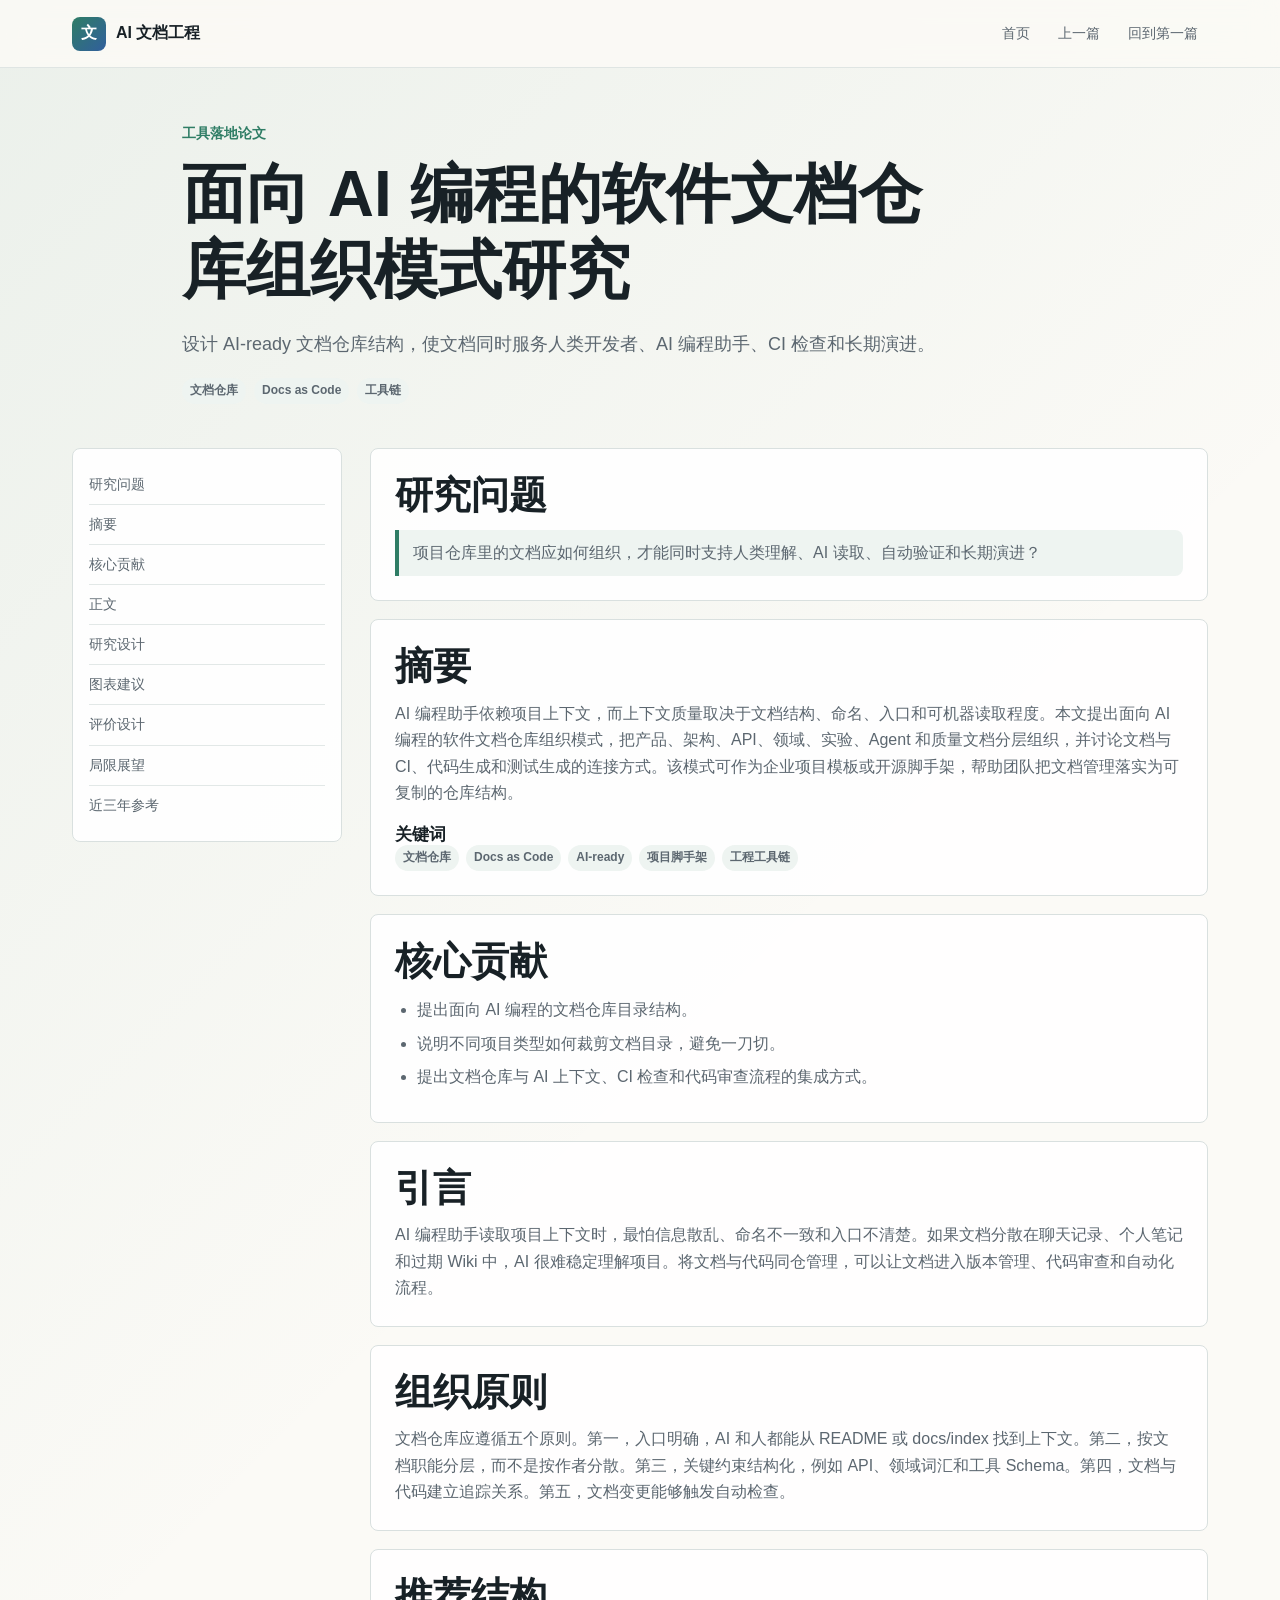
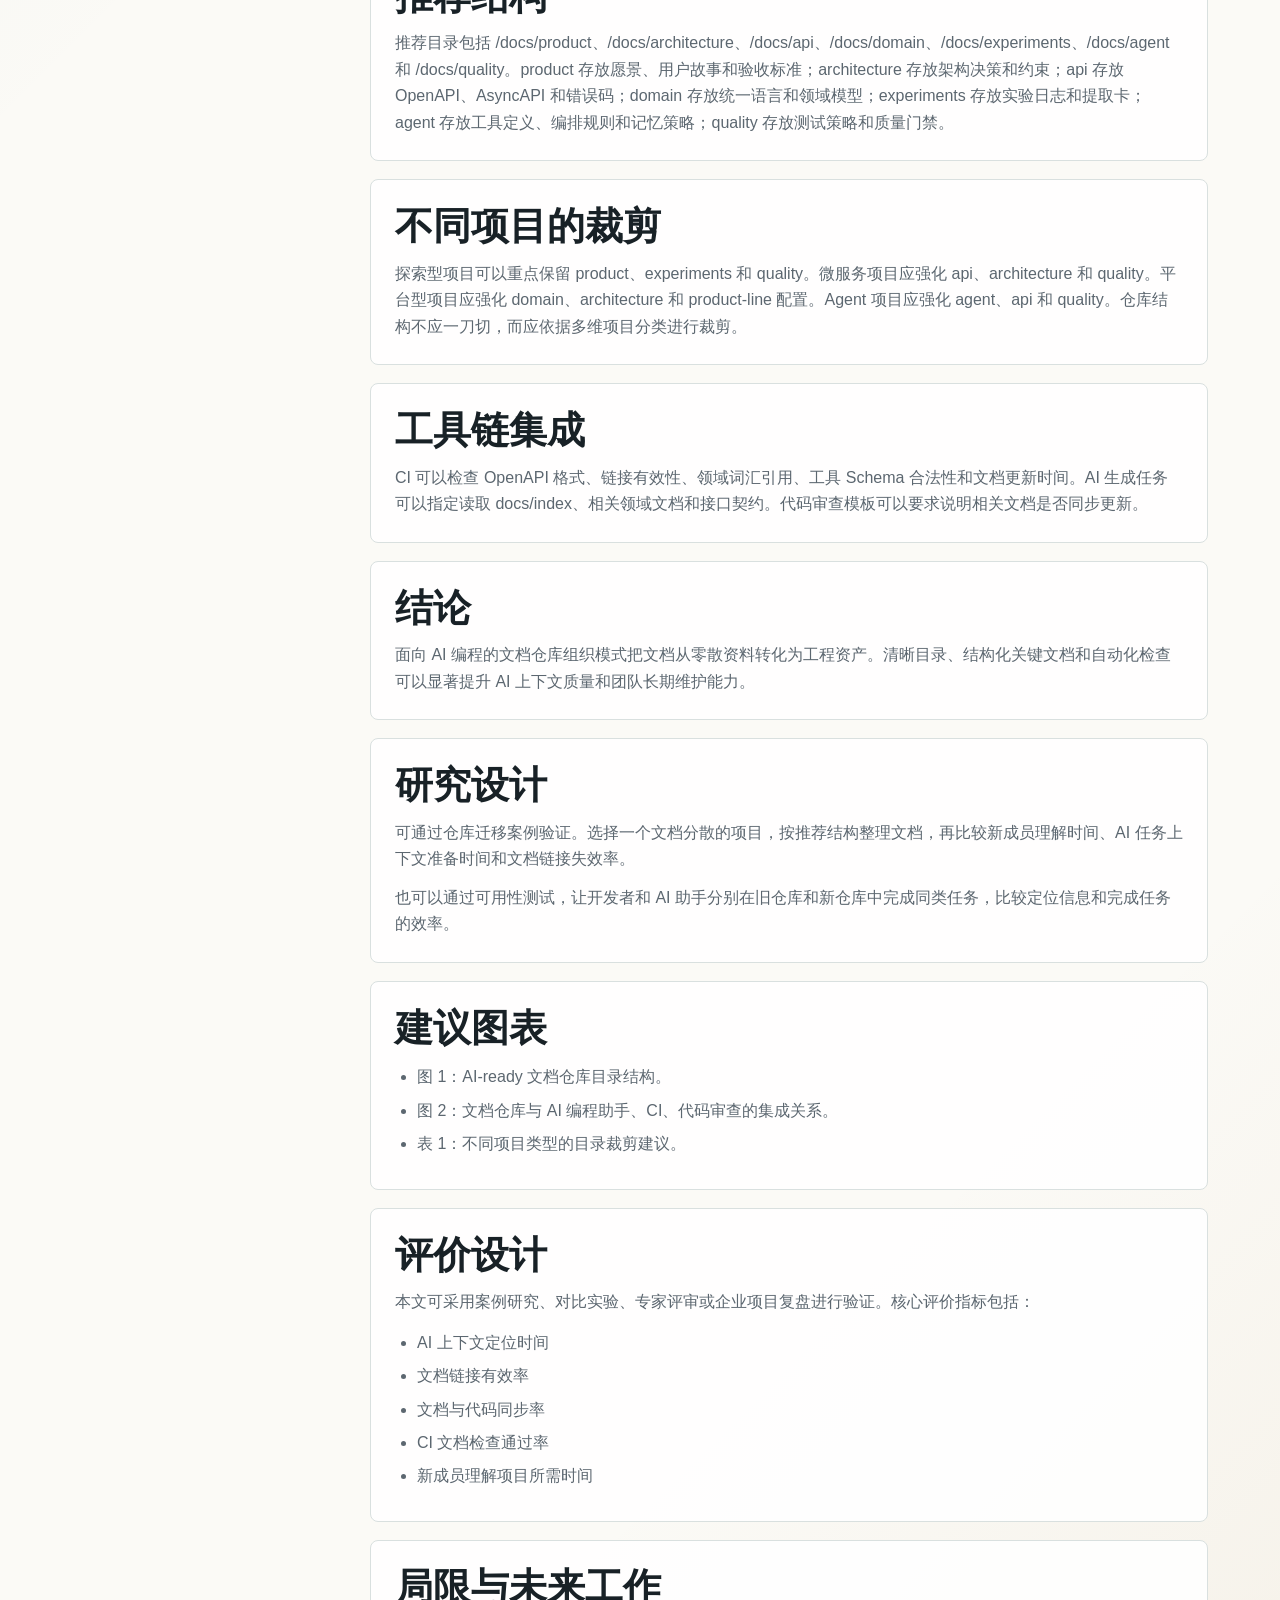
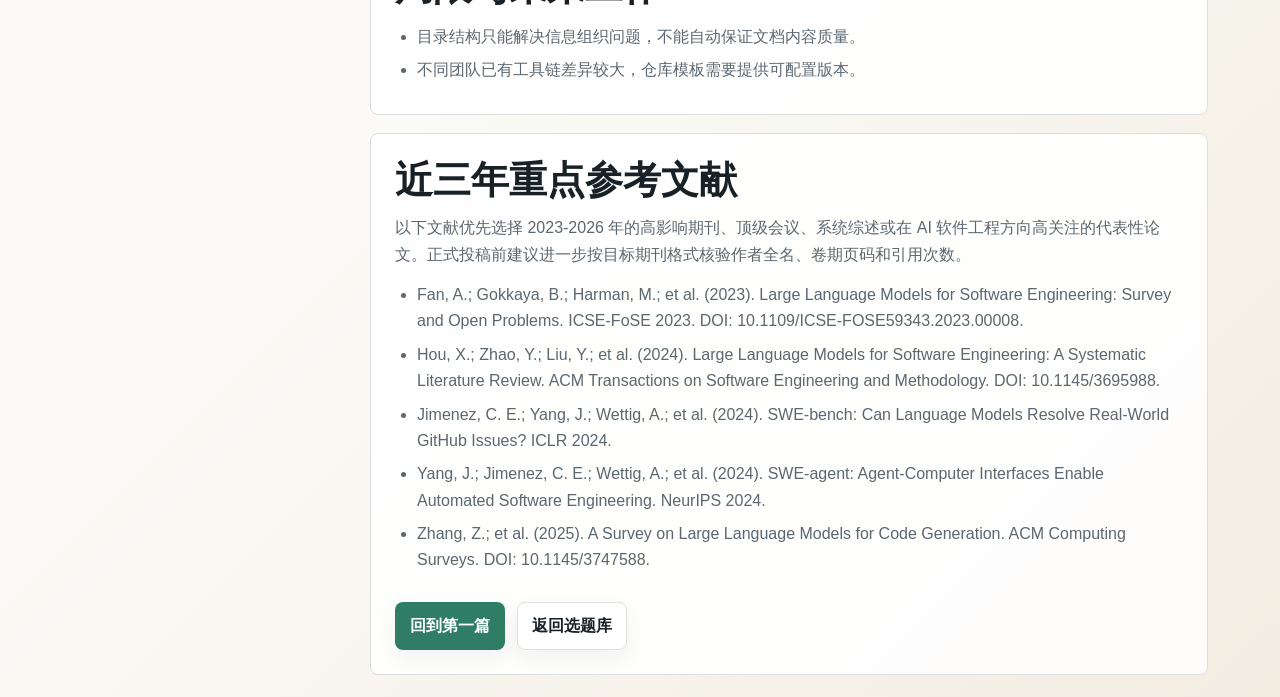
<file: papers/repository-organization.html>
<!doctype html>
<html lang="zh-CN">
<head>
  <meta charset="utf-8">
  <meta name="viewport" content="width=device-width, initial-scale=1">
  <title>AI 编程文档仓库</title>
  <link rel="stylesheet" href="../styles.css">
</head>
<body>
  <header class="site-header">
    <nav class="nav">
      <a class="brand" href="../index.html"><span class="brand-mark">文</span><span>AI 文档工程</span></a>
      <div class="nav-links"><a href="../index.html">首页</a><a href="document-version-management.html">上一篇</a><a href="five-asset-model.html">回到第一篇</a></div>
    </nav>
  </header>
  <main>
    <section class="paper-hero">
      <p class="eyebrow">工具落地论文</p>
      <h1>面向 AI 编程的软件文档仓库组织模式研究</h1>
      <p class="lead">设计 AI-ready 文档仓库结构，使文档同时服务人类开发者、AI 编程助手、CI 检查和长期演进。</p>
      <div class="paper-meta"><span class="tag">文档仓库</span><span class="tag">Docs as Code</span><span class="tag">工具链</span></div>
    </section>
    <section class="paper-layout">
      <aside class="toc">
        <a href="#question">研究问题</a><a href="#abstract">摘要</a><a href="#contributions">核心贡献</a><a href="#intro">正文</a><a href="#research-design">研究设计</a><a href="#figures">图表建议</a><a href="#evaluation">评价设计</a><a href="#limitations">局限展望</a><a href="#references">近三年参考</a>
      </aside>
      <div class="paper-content">
        <article class="paper-section" id="question">
          <h2>研究问题</h2>
          <p class="quote">项目仓库里的文档应如何组织，才能同时支持人类理解、AI 读取、自动验证和长期演进？</p>
        </article>
        <article class="paper-section" id="abstract">
          <h2>摘要</h2>
          <p>AI 编程助手依赖项目上下文，而上下文质量取决于文档结构、命名、入口和可机器读取程度。本文提出面向 AI 编程的软件文档仓库组织模式，把产品、架构、API、领域、实验、Agent 和质量文档分层组织，并讨论文档与 CI、代码生成和测试生成的连接方式。该模式可作为企业项目模板或开源脚手架，帮助团队把文档管理落实为可复制的仓库结构。</p>
          <h3>关键词</h3>
          <div class="tag-row"><span class="tag">文档仓库</span><span class="tag">Docs as Code</span><span class="tag">AI-ready</span><span class="tag">项目脚手架</span><span class="tag">工程工具链</span></div>
        </article>
        <article class="paper-section" id="contributions">
          <h2>核心贡献</h2>
          <ul><li>提出面向 AI 编程的文档仓库目录结构。</li><li>说明不同项目类型如何裁剪文档目录，避免一刀切。</li><li>提出文档仓库与 AI 上下文、CI 检查和代码审查流程的集成方式。</li></ul>
        </article>
        <article class="paper-section" id="intro">
          <h2>引言</h2>
          <p>AI 编程助手读取项目上下文时，最怕信息散乱、命名不一致和入口不清楚。如果文档分散在聊天记录、个人笔记和过期 Wiki 中，AI 很难稳定理解项目。将文档与代码同仓管理，可以让文档进入版本管理、代码审查和自动化流程。</p>
        </article>
        <article class="paper-section" id="section-1">
          <h2>组织原则</h2>
          <p>文档仓库应遵循五个原则。第一，入口明确，AI 和人都能从 README 或 docs/index 找到上下文。第二，按文档职能分层，而不是按作者分散。第三，关键约束结构化，例如 API、领域词汇和工具 Schema。第四，文档与代码建立追踪关系。第五，文档变更能够触发自动检查。</p>
        </article>
        <article class="paper-section" id="section-2">
          <h2>推荐结构</h2>
          <p>推荐目录包括 /docs/product、/docs/architecture、/docs/api、/docs/domain、/docs/experiments、/docs/agent 和 /docs/quality。product 存放愿景、用户故事和验收标准；architecture 存放架构决策和约束；api 存放 OpenAPI、AsyncAPI 和错误码；domain 存放统一语言和领域模型；experiments 存放实验日志和提取卡；agent 存放工具定义、编排规则和记忆策略；quality 存放测试策略和质量门禁。</p>
        </article>
        <article class="paper-section" id="section-3">
          <h2>不同项目的裁剪</h2>
          <p>探索型项目可以重点保留 product、experiments 和 quality。微服务项目应强化 api、architecture 和 quality。平台型项目应强化 domain、architecture 和 product-line 配置。Agent 项目应强化 agent、api 和 quality。仓库结构不应一刀切，而应依据多维项目分类进行裁剪。</p>
        </article>
        <article class="paper-section" id="section-4">
          <h2>工具链集成</h2>
          <p>CI 可以检查 OpenAPI 格式、链接有效性、领域词汇引用、工具 Schema 合法性和文档更新时间。AI 生成任务可以指定读取 docs/index、相关领域文档和接口契约。代码审查模板可以要求说明相关文档是否同步更新。</p>
        </article>
        <article class="paper-section" id="section-5">
          <h2>结论</h2>
          <p>面向 AI 编程的文档仓库组织模式把文档从零散资料转化为工程资产。清晰目录、结构化关键文档和自动化检查可以显著提升 AI 上下文质量和团队长期维护能力。</p>
        </article>
        <article class="paper-section" id="research-design">
          <h2>研究设计</h2>
          <p>可通过仓库迁移案例验证。选择一个文档分散的项目，按推荐结构整理文档，再比较新成员理解时间、AI 任务上下文准备时间和文档链接失效率。</p><p>也可以通过可用性测试，让开发者和 AI 助手分别在旧仓库和新仓库中完成同类任务，比较定位信息和完成任务的效率。</p>
        </article>
        <article class="paper-section" id="figures">
          <h2>建议图表</h2>
          <ul><li>图 1：AI-ready 文档仓库目录结构。</li><li>图 2：文档仓库与 AI 编程助手、CI、代码审查的集成关系。</li><li>表 1：不同项目类型的目录裁剪建议。</li></ul>
        </article>
        <article class="paper-section" id="evaluation">
          <h2>评价设计</h2>
          <p>本文可采用案例研究、对比实验、专家评审或企业项目复盘进行验证。核心评价指标包括：</p>
          <ul><li>AI 上下文定位时间</li><li>文档链接有效率</li><li>文档与代码同步率</li><li>CI 文档检查通过率</li><li>新成员理解项目所需时间</li></ul>
        </article>
        <article class="paper-section" id="limitations">
          <h2>局限与未来工作</h2>
          <ul><li>目录结构只能解决信息组织问题，不能自动保证文档内容质量。</li><li>不同团队已有工具链差异较大，仓库模板需要提供可配置版本。</li></ul>
        </article>
        <article class="paper-section" id="references">
          <h2>近三年重点参考文献</h2>
          <p>以下文献优先选择 2023-2026 年的高影响期刊、顶级会议、系统综述或在 AI 软件工程方向高关注的代表性论文。正式投稿前建议进一步按目标期刊格式核验作者全名、卷期页码和引用次数。</p>
          <ul><li>Fan, A.; Gokkaya, B.; Harman, M.; et al. (2023). Large Language Models for Software Engineering: Survey and Open Problems. ICSE-FoSE 2023. DOI: 10.1109/ICSE-FOSE59343.2023.00008.</li><li>Hou, X.; Zhao, Y.; Liu, Y.; et al. (2024). Large Language Models for Software Engineering: A Systematic Literature Review. ACM Transactions on Software Engineering and Methodology. DOI: 10.1145/3695988.</li><li>Jimenez, C. E.; Yang, J.; Wettig, A.; et al. (2024). SWE-bench: Can Language Models Resolve Real-World GitHub Issues? ICLR 2024.</li><li>Yang, J.; Jimenez, C. E.; Wettig, A.; et al. (2024). SWE-agent: Agent-Computer Interfaces Enable Automated Software Engineering. NeurIPS 2024.</li><li>Zhang, Z.; et al. (2025). A Survey on Large Language Models for Code Generation. ACM Computing Surveys. DOI: 10.1145/3747588.</li></ul>
          <div class="actions">
            <a class="button primary" href="five-asset-model.html">回到第一篇</a>
            <a class="button" href="../index.html#papers">返回选题库</a>
          </div>
        </article>
      </div>
    </section>
  </main>
</body>
</html>
</file>
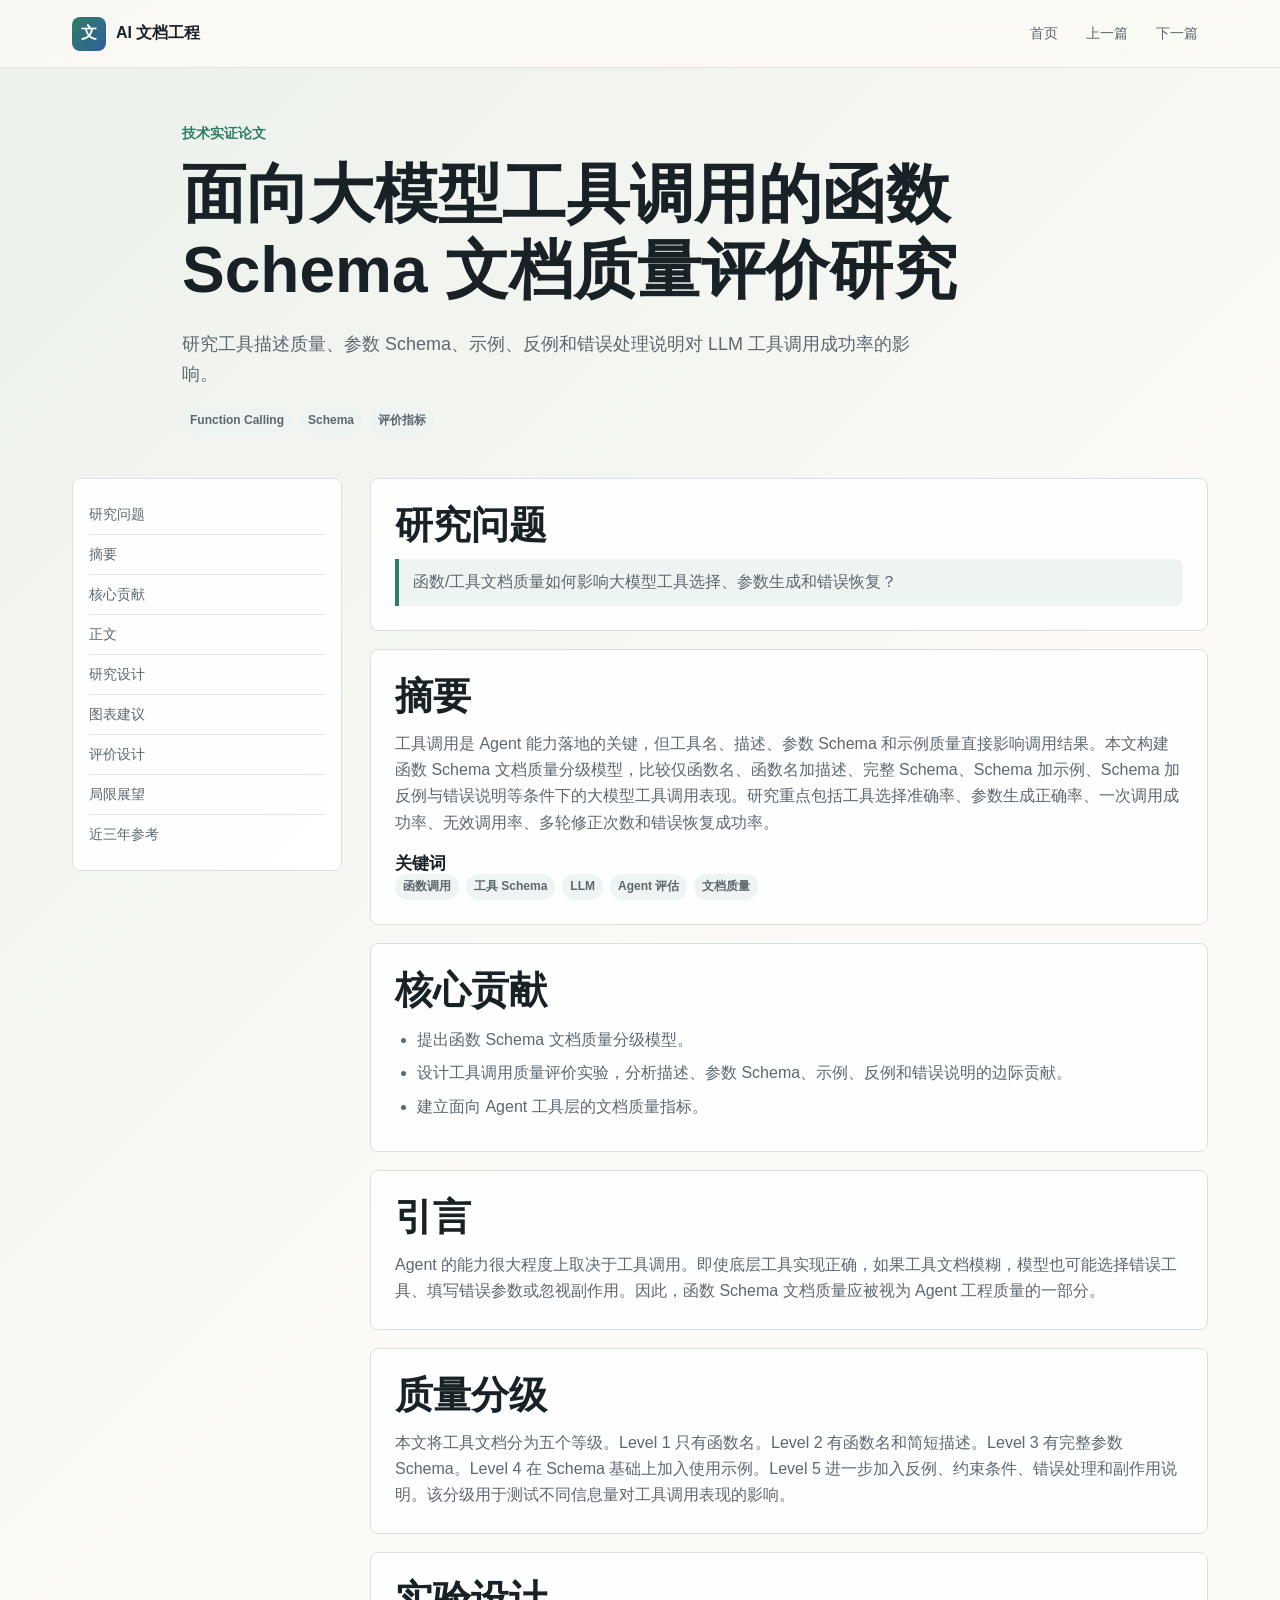
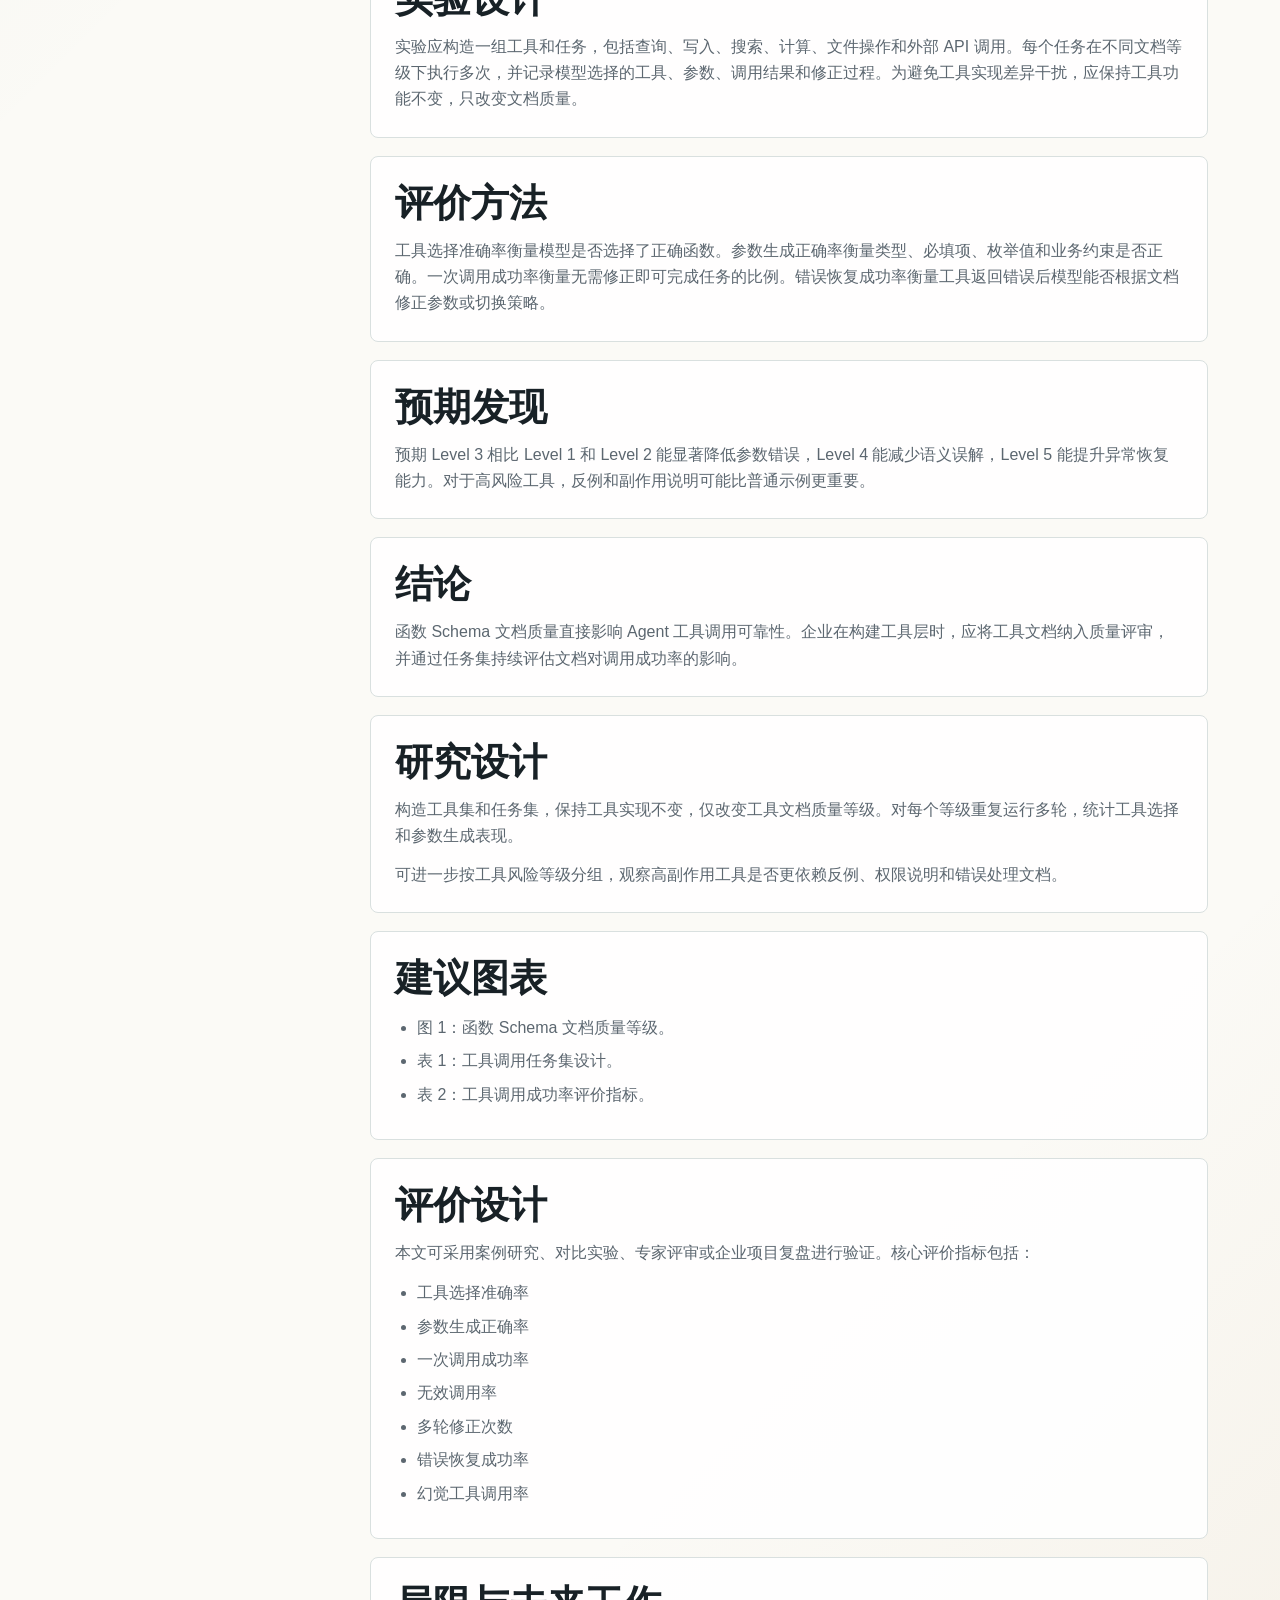
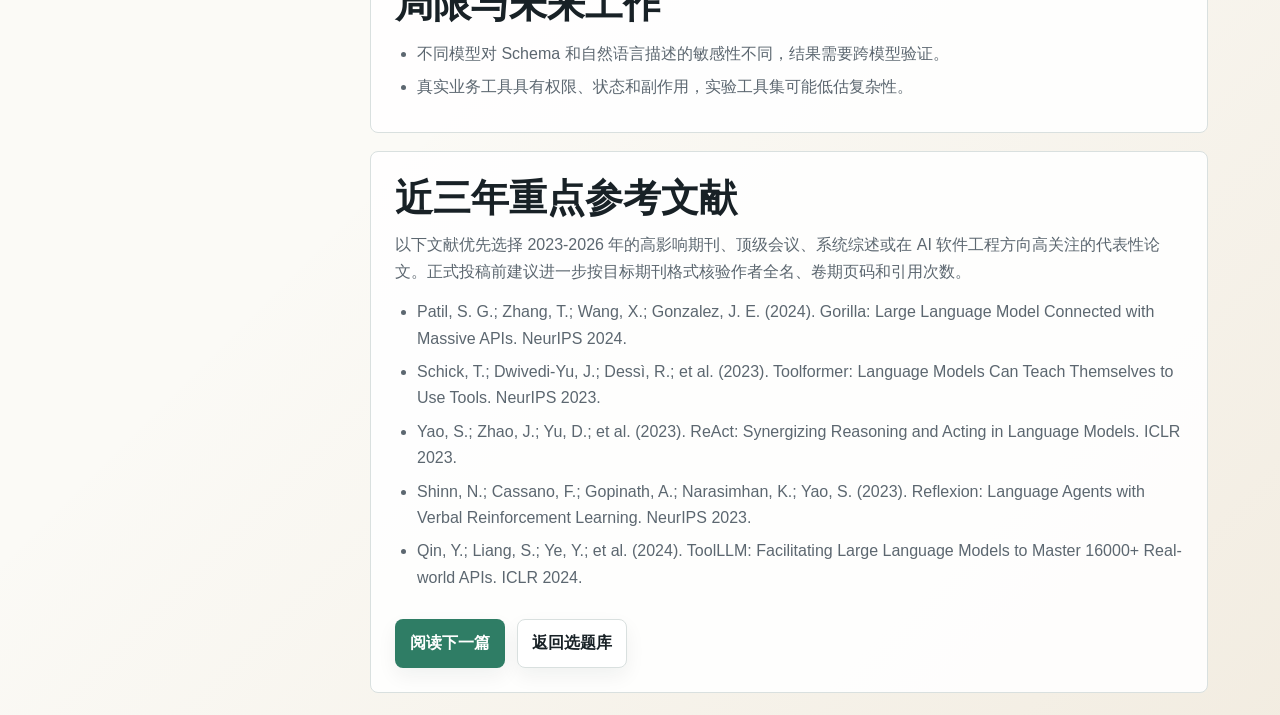
<file: papers/tool-schema-quality.html>
<!doctype html>
<html lang="zh-CN">
<head>
  <meta charset="utf-8">
  <meta name="viewport" content="width=device-width, initial-scale=1">
  <title>函数 Schema 文档质量</title>
  <link rel="stylesheet" href="../styles.css">
</head>
<body>
  <header class="site-header">
    <nav class="nav">
      <a class="brand" href="../index.html"><span class="brand-mark">文</span><span>AI 文档工程</span></a>
      <div class="nav-links"><a href="../index.html">首页</a><a href="agent-machine-interface.html">上一篇</a><a href="document-quality-metrics.html">下一篇</a></div>
    </nav>
  </header>
  <main>
    <section class="paper-hero">
      <p class="eyebrow">技术实证论文</p>
      <h1>面向大模型工具调用的函数 Schema 文档质量评价研究</h1>
      <p class="lead">研究工具描述质量、参数 Schema、示例、反例和错误处理说明对 LLM 工具调用成功率的影响。</p>
      <div class="paper-meta"><span class="tag">Function Calling</span><span class="tag">Schema</span><span class="tag">评价指标</span></div>
    </section>
    <section class="paper-layout">
      <aside class="toc">
        <a href="#question">研究问题</a><a href="#abstract">摘要</a><a href="#contributions">核心贡献</a><a href="#intro">正文</a><a href="#research-design">研究设计</a><a href="#figures">图表建议</a><a href="#evaluation">评价设计</a><a href="#limitations">局限展望</a><a href="#references">近三年参考</a>
      </aside>
      <div class="paper-content">
        <article class="paper-section" id="question">
          <h2>研究问题</h2>
          <p class="quote">函数/工具文档质量如何影响大模型工具选择、参数生成和错误恢复？</p>
        </article>
        <article class="paper-section" id="abstract">
          <h2>摘要</h2>
          <p>工具调用是 Agent 能力落地的关键，但工具名、描述、参数 Schema 和示例质量直接影响调用结果。本文构建函数 Schema 文档质量分级模型，比较仅函数名、函数名加描述、完整 Schema、Schema 加示例、Schema 加反例与错误说明等条件下的大模型工具调用表现。研究重点包括工具选择准确率、参数生成正确率、一次调用成功率、无效调用率、多轮修正次数和错误恢复成功率。</p>
          <h3>关键词</h3>
          <div class="tag-row"><span class="tag">函数调用</span><span class="tag">工具 Schema</span><span class="tag">LLM</span><span class="tag">Agent 评估</span><span class="tag">文档质量</span></div>
        </article>
        <article class="paper-section" id="contributions">
          <h2>核心贡献</h2>
          <ul><li>提出函数 Schema 文档质量分级模型。</li><li>设计工具调用质量评价实验，分析描述、参数 Schema、示例、反例和错误说明的边际贡献。</li><li>建立面向 Agent 工具层的文档质量指标。</li></ul>
        </article>
        <article class="paper-section" id="intro">
          <h2>引言</h2>
          <p>Agent 的能力很大程度上取决于工具调用。即使底层工具实现正确，如果工具文档模糊，模型也可能选择错误工具、填写错误参数或忽视副作用。因此，函数 Schema 文档质量应被视为 Agent 工程质量的一部分。</p>
        </article>
        <article class="paper-section" id="section-1">
          <h2>质量分级</h2>
          <p>本文将工具文档分为五个等级。Level 1 只有函数名。Level 2 有函数名和简短描述。Level 3 有完整参数 Schema。Level 4 在 Schema 基础上加入使用示例。Level 5 进一步加入反例、约束条件、错误处理和副作用说明。该分级用于测试不同信息量对工具调用表现的影响。</p>
        </article>
        <article class="paper-section" id="section-2">
          <h2>实验设计</h2>
          <p>实验应构造一组工具和任务，包括查询、写入、搜索、计算、文件操作和外部 API 调用。每个任务在不同文档等级下执行多次，并记录模型选择的工具、参数、调用结果和修正过程。为避免工具实现差异干扰，应保持工具功能不变，只改变文档质量。</p>
        </article>
        <article class="paper-section" id="section-3">
          <h2>评价方法</h2>
          <p>工具选择准确率衡量模型是否选择了正确函数。参数生成正确率衡量类型、必填项、枚举值和业务约束是否正确。一次调用成功率衡量无需修正即可完成任务的比例。错误恢复成功率衡量工具返回错误后模型能否根据文档修正参数或切换策略。</p>
        </article>
        <article class="paper-section" id="section-4">
          <h2>预期发现</h2>
          <p>预期 Level 3 相比 Level 1 和 Level 2 能显著降低参数错误，Level 4 能减少语义误解，Level 5 能提升异常恢复能力。对于高风险工具，反例和副作用说明可能比普通示例更重要。</p>
        </article>
        <article class="paper-section" id="section-5">
          <h2>结论</h2>
          <p>函数 Schema 文档质量直接影响 Agent 工具调用可靠性。企业在构建工具层时，应将工具文档纳入质量评审，并通过任务集持续评估文档对调用成功率的影响。</p>
        </article>
        <article class="paper-section" id="research-design">
          <h2>研究设计</h2>
          <p>构造工具集和任务集，保持工具实现不变，仅改变工具文档质量等级。对每个等级重复运行多轮，统计工具选择和参数生成表现。</p><p>可进一步按工具风险等级分组，观察高副作用工具是否更依赖反例、权限说明和错误处理文档。</p>
        </article>
        <article class="paper-section" id="figures">
          <h2>建议图表</h2>
          <ul><li>图 1：函数 Schema 文档质量等级。</li><li>表 1：工具调用任务集设计。</li><li>表 2：工具调用成功率评价指标。</li></ul>
        </article>
        <article class="paper-section" id="evaluation">
          <h2>评价设计</h2>
          <p>本文可采用案例研究、对比实验、专家评审或企业项目复盘进行验证。核心评价指标包括：</p>
          <ul><li>工具选择准确率</li><li>参数生成正确率</li><li>一次调用成功率</li><li>无效调用率</li><li>多轮修正次数</li><li>错误恢复成功率</li><li>幻觉工具调用率</li></ul>
        </article>
        <article class="paper-section" id="limitations">
          <h2>局限与未来工作</h2>
          <ul><li>不同模型对 Schema 和自然语言描述的敏感性不同，结果需要跨模型验证。</li><li>真实业务工具具有权限、状态和副作用，实验工具集可能低估复杂性。</li></ul>
        </article>
        <article class="paper-section" id="references">
          <h2>近三年重点参考文献</h2>
          <p>以下文献优先选择 2023-2026 年的高影响期刊、顶级会议、系统综述或在 AI 软件工程方向高关注的代表性论文。正式投稿前建议进一步按目标期刊格式核验作者全名、卷期页码和引用次数。</p>
          <ul><li>Patil, S. G.; Zhang, T.; Wang, X.; Gonzalez, J. E. (2024). Gorilla: Large Language Model Connected with Massive APIs. NeurIPS 2024.</li><li>Schick, T.; Dwivedi-Yu, J.; Dessì, R.; et al. (2023). Toolformer: Language Models Can Teach Themselves to Use Tools. NeurIPS 2023.</li><li>Yao, S.; Zhao, J.; Yu, D.; et al. (2023). ReAct: Synergizing Reasoning and Acting in Language Models. ICLR 2023.</li><li>Shinn, N.; Cassano, F.; Gopinath, A.; Narasimhan, K.; Yao, S. (2023). Reflexion: Language Agents with Verbal Reinforcement Learning. NeurIPS 2023.</li><li>Qin, Y.; Liang, S.; Ye, Y.; et al. (2024). ToolLLM: Facilitating Large Language Models to Master 16000+ Real-world APIs. ICLR 2024.</li></ul>
          <div class="actions">
            <a class="button primary" href="document-quality-metrics.html">阅读下一篇</a>
            <a class="button" href="../index.html#papers">返回选题库</a>
          </div>
        </article>
      </div>
    </section>
  </main>
</body>
</html>
</file>
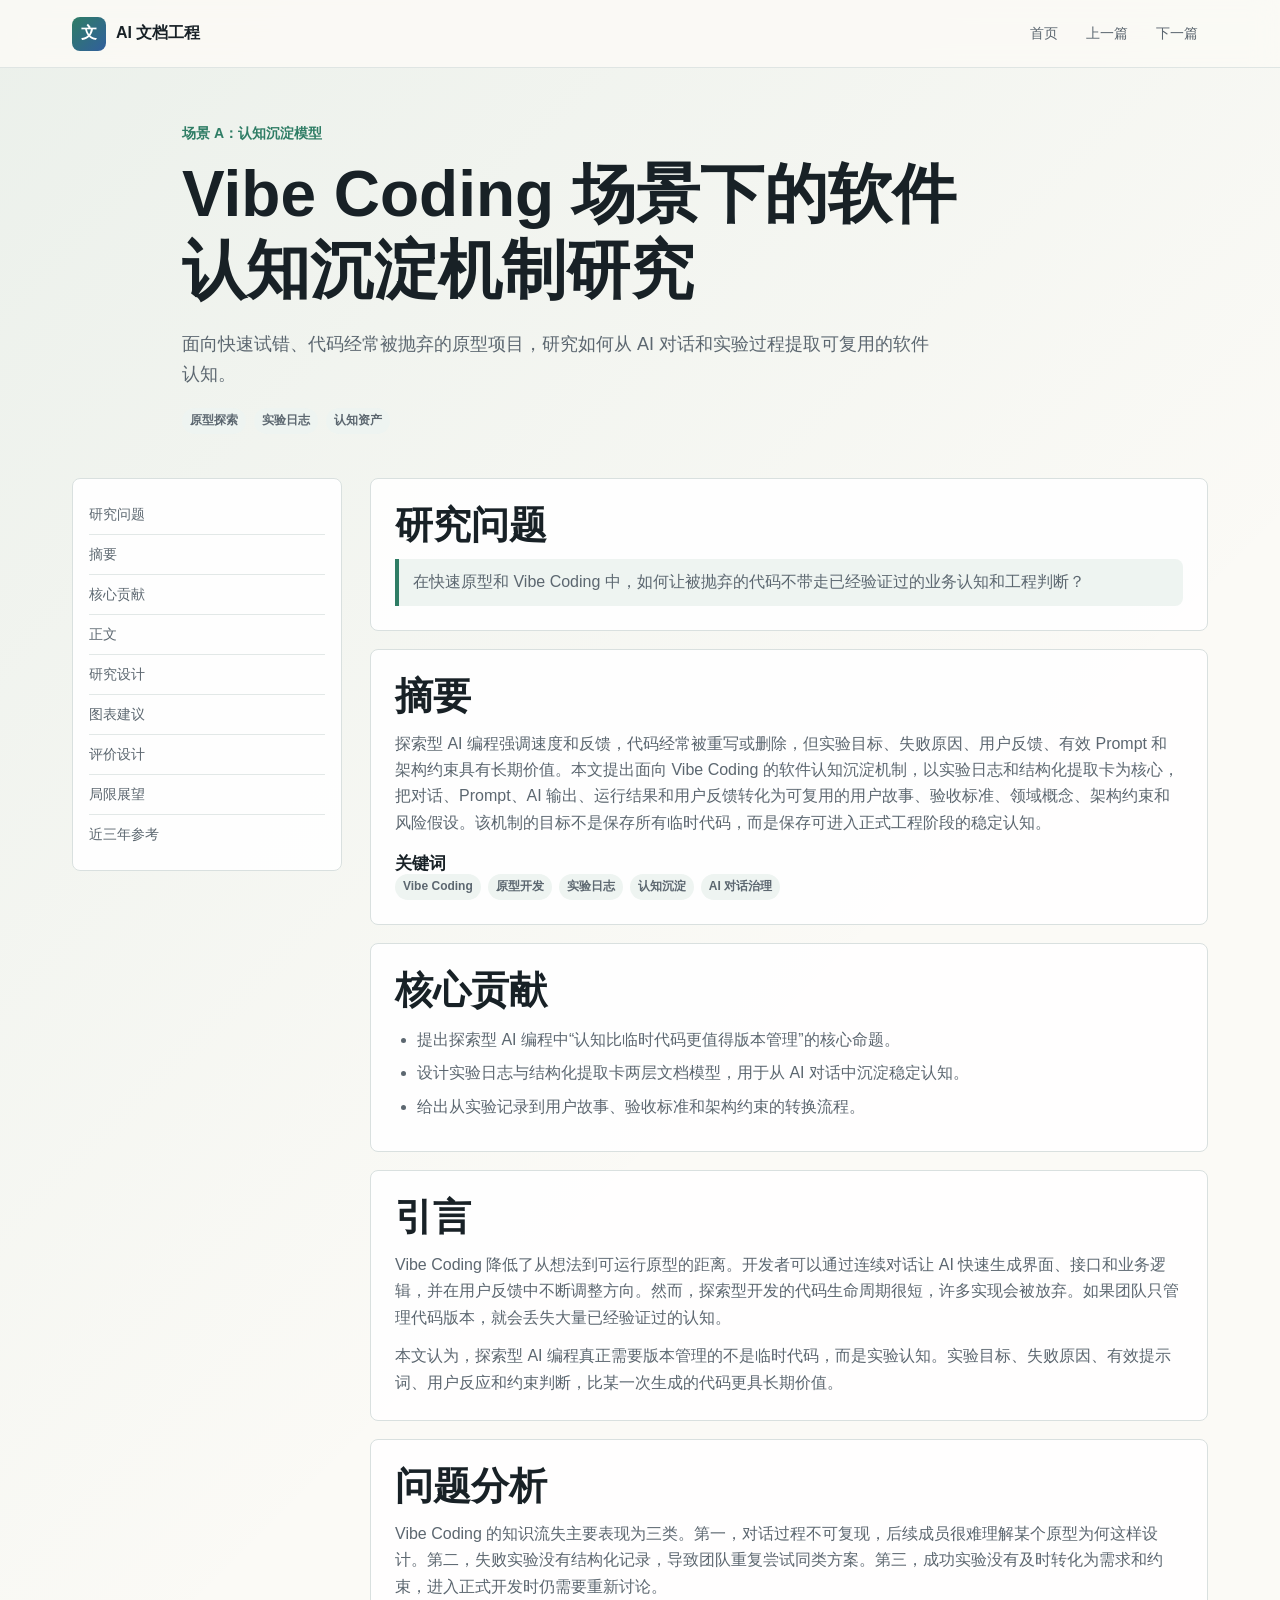
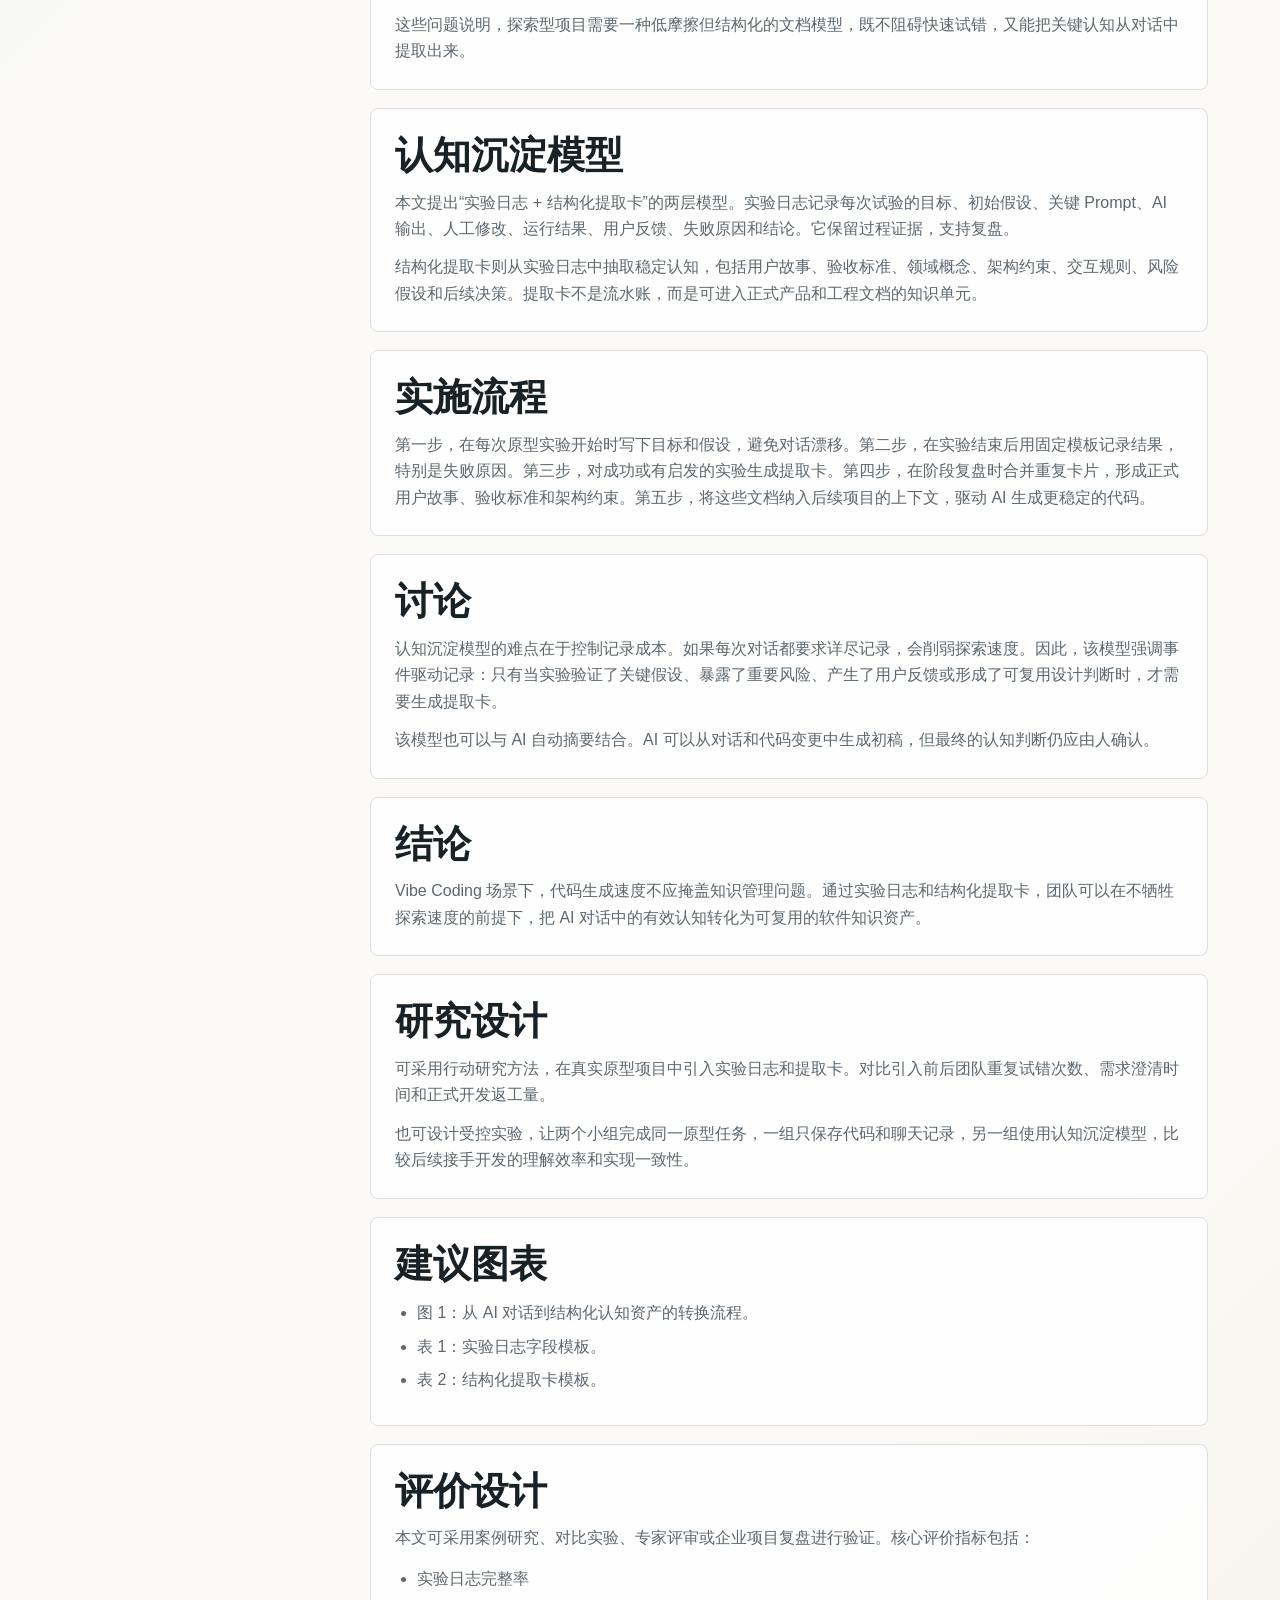
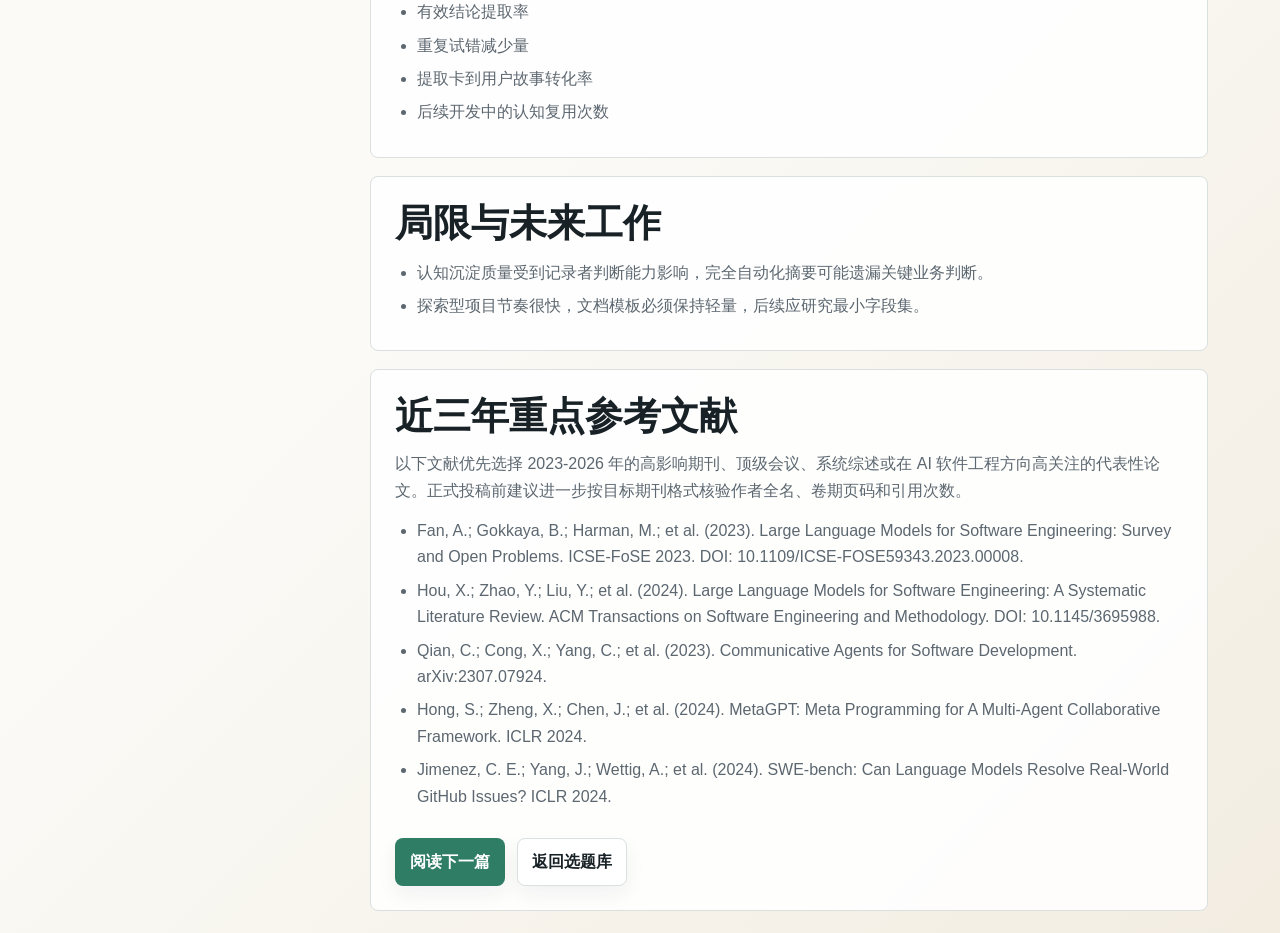
<file: papers/vibe-coding-cognition.html>
<!doctype html>
<html lang="zh-CN">
<head>
  <meta charset="utf-8">
  <meta name="viewport" content="width=device-width, initial-scale=1">
  <title>Vibe Coding 认知沉淀</title>
  <link rel="stylesheet" href="../styles.css">
</head>
<body>
  <header class="site-header">
    <nav class="nav">
      <a class="brand" href="../index.html"><span class="brand-mark">文</span><span>AI 文档工程</span></a>
      <div class="nav-links"><a href="../index.html">首页</a><a href="documentation-control-plane.html">上一篇</a><a href="contract-microservices.html">下一篇</a></div>
    </nav>
  </header>
  <main>
    <section class="paper-hero">
      <p class="eyebrow">场景 A：认知沉淀模型</p>
      <h1>Vibe Coding 场景下的软件认知沉淀机制研究</h1>
      <p class="lead">面向快速试错、代码经常被抛弃的原型项目，研究如何从 AI 对话和实验过程提取可复用的软件认知。</p>
      <div class="paper-meta"><span class="tag">原型探索</span><span class="tag">实验日志</span><span class="tag">认知资产</span></div>
    </section>
    <section class="paper-layout">
      <aside class="toc">
        <a href="#question">研究问题</a><a href="#abstract">摘要</a><a href="#contributions">核心贡献</a><a href="#intro">正文</a><a href="#research-design">研究设计</a><a href="#figures">图表建议</a><a href="#evaluation">评价设计</a><a href="#limitations">局限展望</a><a href="#references">近三年参考</a>
      </aside>
      <div class="paper-content">
        <article class="paper-section" id="question">
          <h2>研究问题</h2>
          <p class="quote">在快速原型和 Vibe Coding 中，如何让被抛弃的代码不带走已经验证过的业务认知和工程判断？</p>
        </article>
        <article class="paper-section" id="abstract">
          <h2>摘要</h2>
          <p>探索型 AI 编程强调速度和反馈，代码经常被重写或删除，但实验目标、失败原因、用户反馈、有效 Prompt 和架构约束具有长期价值。本文提出面向 Vibe Coding 的软件认知沉淀机制，以实验日志和结构化提取卡为核心，把对话、Prompt、AI 输出、运行结果和用户反馈转化为可复用的用户故事、验收标准、领域概念、架构约束和风险假设。该机制的目标不是保存所有临时代码，而是保存可进入正式工程阶段的稳定认知。</p>
          <h3>关键词</h3>
          <div class="tag-row"><span class="tag">Vibe Coding</span><span class="tag">原型开发</span><span class="tag">实验日志</span><span class="tag">认知沉淀</span><span class="tag">AI 对话治理</span></div>
        </article>
        <article class="paper-section" id="contributions">
          <h2>核心贡献</h2>
          <ul><li>提出探索型 AI 编程中“认知比临时代码更值得版本管理”的核心命题。</li><li>设计实验日志与结构化提取卡两层文档模型，用于从 AI 对话中沉淀稳定认知。</li><li>给出从实验记录到用户故事、验收标准和架构约束的转换流程。</li></ul>
        </article>
        <article class="paper-section" id="intro">
          <h2>引言</h2>
          <p>Vibe Coding 降低了从想法到可运行原型的距离。开发者可以通过连续对话让 AI 快速生成界面、接口和业务逻辑，并在用户反馈中不断调整方向。然而，探索型开发的代码生命周期很短，许多实现会被放弃。如果团队只管理代码版本，就会丢失大量已经验证过的认知。</p><p>本文认为，探索型 AI 编程真正需要版本管理的不是临时代码，而是实验认知。实验目标、失败原因、有效提示词、用户反应和约束判断，比某一次生成的代码更具长期价值。</p>
        </article>
        <article class="paper-section" id="section-1">
          <h2>问题分析</h2>
          <p>Vibe Coding 的知识流失主要表现为三类。第一，对话过程不可复现，后续成员很难理解某个原型为何这样设计。第二，失败实验没有结构化记录，导致团队重复尝试同类方案。第三，成功实验没有及时转化为需求和约束，进入正式开发时仍需要重新讨论。</p><p>这些问题说明，探索型项目需要一种低摩擦但结构化的文档模型，既不阻碍快速试错，又能把关键认知从对话中提取出来。</p>
        </article>
        <article class="paper-section" id="section-2">
          <h2>认知沉淀模型</h2>
          <p>本文提出“实验日志 + 结构化提取卡”的两层模型。实验日志记录每次试验的目标、初始假设、关键 Prompt、AI 输出、人工修改、运行结果、用户反馈、失败原因和结论。它保留过程证据，支持复盘。</p><p>结构化提取卡则从实验日志中抽取稳定认知，包括用户故事、验收标准、领域概念、架构约束、交互规则、风险假设和后续决策。提取卡不是流水账，而是可进入正式产品和工程文档的知识单元。</p>
        </article>
        <article class="paper-section" id="section-3">
          <h2>实施流程</h2>
          <p>第一步，在每次原型实验开始时写下目标和假设，避免对话漂移。第二步，在实验结束后用固定模板记录结果，特别是失败原因。第三步，对成功或有启发的实验生成提取卡。第四步，在阶段复盘时合并重复卡片，形成正式用户故事、验收标准和架构约束。第五步，将这些文档纳入后续项目的上下文，驱动 AI 生成更稳定的代码。</p>
        </article>
        <article class="paper-section" id="section-4">
          <h2>讨论</h2>
          <p>认知沉淀模型的难点在于控制记录成本。如果每次对话都要求详尽记录，会削弱探索速度。因此，该模型强调事件驱动记录：只有当实验验证了关键假设、暴露了重要风险、产生了用户反馈或形成了可复用设计判断时，才需要生成提取卡。</p><p>该模型也可以与 AI 自动摘要结合。AI 可以从对话和代码变更中生成初稿，但最终的认知判断仍应由人确认。</p>
        </article>
        <article class="paper-section" id="section-5">
          <h2>结论</h2>
          <p>Vibe Coding 场景下，代码生成速度不应掩盖知识管理问题。通过实验日志和结构化提取卡，团队可以在不牺牲探索速度的前提下，把 AI 对话中的有效认知转化为可复用的软件知识资产。</p>
        </article>
        <article class="paper-section" id="research-design">
          <h2>研究设计</h2>
          <p>可采用行动研究方法，在真实原型项目中引入实验日志和提取卡。对比引入前后团队重复试错次数、需求澄清时间和正式开发返工量。</p><p>也可设计受控实验，让两个小组完成同一原型任务，一组只保存代码和聊天记录，另一组使用认知沉淀模型，比较后续接手开发的理解效率和实现一致性。</p>
        </article>
        <article class="paper-section" id="figures">
          <h2>建议图表</h2>
          <ul><li>图 1：从 AI 对话到结构化认知资产的转换流程。</li><li>表 1：实验日志字段模板。</li><li>表 2：结构化提取卡模板。</li></ul>
        </article>
        <article class="paper-section" id="evaluation">
          <h2>评价设计</h2>
          <p>本文可采用案例研究、对比实验、专家评审或企业项目复盘进行验证。核心评价指标包括：</p>
          <ul><li>实验日志完整率</li><li>有效结论提取率</li><li>重复试错减少量</li><li>提取卡到用户故事转化率</li><li>后续开发中的认知复用次数</li></ul>
        </article>
        <article class="paper-section" id="limitations">
          <h2>局限与未来工作</h2>
          <ul><li>认知沉淀质量受到记录者判断能力影响，完全自动化摘要可能遗漏关键业务判断。</li><li>探索型项目节奏很快，文档模板必须保持轻量，后续应研究最小字段集。</li></ul>
        </article>
        <article class="paper-section" id="references">
          <h2>近三年重点参考文献</h2>
          <p>以下文献优先选择 2023-2026 年的高影响期刊、顶级会议、系统综述或在 AI 软件工程方向高关注的代表性论文。正式投稿前建议进一步按目标期刊格式核验作者全名、卷期页码和引用次数。</p>
          <ul><li>Fan, A.; Gokkaya, B.; Harman, M.; et al. (2023). Large Language Models for Software Engineering: Survey and Open Problems. ICSE-FoSE 2023. DOI: 10.1109/ICSE-FOSE59343.2023.00008.</li><li>Hou, X.; Zhao, Y.; Liu, Y.; et al. (2024). Large Language Models for Software Engineering: A Systematic Literature Review. ACM Transactions on Software Engineering and Methodology. DOI: 10.1145/3695988.</li><li>Qian, C.; Cong, X.; Yang, C.; et al. (2023). Communicative Agents for Software Development. arXiv:2307.07924.</li><li>Hong, S.; Zheng, X.; Chen, J.; et al. (2024). MetaGPT: Meta Programming for A Multi-Agent Collaborative Framework. ICLR 2024.</li><li>Jimenez, C. E.; Yang, J.; Wettig, A.; et al. (2024). SWE-bench: Can Language Models Resolve Real-World GitHub Issues? ICLR 2024.</li></ul>
          <div class="actions">
            <a class="button primary" href="contract-microservices.html">阅读下一篇</a>
            <a class="button" href="../index.html#papers">返回选题库</a>
          </div>
        </article>
      </div>
    </section>
  </main>
</body>
</html>
</file>
<file: styles.css>
:root {
  --ink: #182126;
  --muted: #5c6770;
  --line: #d9e0df;
  --paper: #fbfaf6;
  --surface: #ffffff;
  --field: #eef4f1;
  --green: #2f7d65;
  --teal: #1b6d7a;
  --rose: #a54855;
  --gold: #a6762b;
  --blue: #315f9d;
  --shadow: 0 16px 40px rgba(24, 33, 38, 0.1);
}

* {
  box-sizing: border-box;
}

html {
  scroll-behavior: smooth;
}

body {
  margin: 0;
  color: var(--ink);
  background:
    linear-gradient(135deg, rgba(47, 125, 101, 0.08), transparent 34%),
    linear-gradient(315deg, rgba(166, 118, 43, 0.1), transparent 28%),
    var(--paper);
  font-family: -apple-system, BlinkMacSystemFont, "Segoe UI", "PingFang SC", "Hiragino Sans GB", "Microsoft YaHei", Arial, sans-serif;
  line-height: 1.65;
}

a {
  color: inherit;
  text-decoration: none;
}

.site-header {
  position: sticky;
  top: 0;
  z-index: 20;
  border-bottom: 1px solid rgba(217, 224, 223, 0.8);
  background: rgba(251, 250, 246, 0.9);
  backdrop-filter: blur(14px);
}

.nav {
  max-width: 1180px;
  margin: 0 auto;
  padding: 14px 22px;
  display: flex;
  align-items: center;
  justify-content: space-between;
  gap: 18px;
}

.brand {
  display: inline-flex;
  align-items: center;
  gap: 10px;
  font-weight: 760;
  letter-spacing: 0;
}

.brand-mark {
  width: 34px;
  height: 34px;
  border-radius: 8px;
  display: grid;
  place-items: center;
  color: #fff;
  background: linear-gradient(135deg, var(--green), var(--blue));
  font-size: 16px;
}

.nav-links {
  display: flex;
  align-items: center;
  gap: 8px;
  flex-wrap: wrap;
  justify-content: flex-end;
}

.nav-links a {
  padding: 8px 10px;
  border-radius: 7px;
  color: var(--muted);
  font-size: 14px;
}

.nav-links a:hover,
.nav-links a.active {
  color: var(--ink);
  background: var(--field);
}

.hero {
  max-width: 1180px;
  margin: 0 auto;
  padding: 58px 22px 34px;
  display: grid;
  grid-template-columns: minmax(0, 1.05fr) minmax(340px, 0.95fr);
  gap: 38px;
  align-items: center;
}

.eyebrow {
  margin: 0 0 12px;
  color: var(--green);
  font-size: 14px;
  font-weight: 760;
}

h1,
h2,
h3 {
  line-height: 1.18;
  margin: 0;
  letter-spacing: 0;
}

h1 {
  font-size: clamp(34px, 5vw, 64px);
  max-width: 780px;
}

h2 {
  font-size: clamp(24px, 3vw, 38px);
}

h3 {
  font-size: 20px;
}

.lead {
  margin: 22px 0 0;
  max-width: 760px;
  color: var(--muted);
  font-size: 18px;
}

.actions {
  display: flex;
  flex-wrap: wrap;
  gap: 12px;
  margin-top: 28px;
}

.button {
  display: inline-flex;
  align-items: center;
  justify-content: center;
  gap: 9px;
  min-height: 42px;
  padding: 10px 14px;
  border: 1px solid var(--line);
  border-radius: 8px;
  background: var(--surface);
  box-shadow: 0 8px 20px rgba(24, 33, 38, 0.06);
  font-weight: 700;
}

.button.primary {
  color: #fff;
  border-color: transparent;
  background: var(--green);
}

.visual {
  min-height: 420px;
  border: 1px solid var(--line);
  border-radius: 8px;
  background:
    linear-gradient(90deg, rgba(24, 33, 38, 0.06) 1px, transparent 1px),
    linear-gradient(rgba(24, 33, 38, 0.06) 1px, transparent 1px),
    #f7faf8;
  background-size: 42px 42px;
  box-shadow: var(--shadow);
  padding: 22px;
  position: relative;
  overflow: hidden;
}

.axis {
  position: absolute;
  inset: 22px;
  border-left: 2px solid rgba(24, 33, 38, 0.35);
  border-bottom: 2px solid rgba(24, 33, 38, 0.35);
}

.axis span {
  position: absolute;
  color: var(--muted);
  font-size: 13px;
  font-weight: 700;
}

.axis .x {
  right: 0;
  bottom: -28px;
}

.axis .y {
  left: -2px;
  top: -28px;
}

.node {
  position: absolute;
  min-width: 118px;
  padding: 10px 12px;
  border-radius: 8px;
  color: #fff;
  box-shadow: 0 12px 28px rgba(24, 33, 38, 0.18);
}

.node strong {
  display: block;
  font-size: 15px;
}

.node small {
  display: block;
  opacity: 0.9;
  font-size: 12px;
  line-height: 1.35;
}

.node.a { left: 12%; bottom: 18%; background: var(--rose); }
.node.b { right: 14%; bottom: 32%; background: var(--teal); }
.node.c { right: 18%; top: 16%; background: var(--gold); }
.node.d { left: 22%; top: 22%; background: var(--blue); }

.section {
  max-width: 1180px;
  margin: 0 auto;
  padding: 46px 22px;
}

.section-head {
  display: flex;
  justify-content: space-between;
  align-items: end;
  gap: 20px;
  margin-bottom: 22px;
}

.section-head p {
  margin: 8px 0 0;
  color: var(--muted);
  max-width: 720px;
}

.grid {
  display: grid;
  gap: 16px;
}

.grid.cols-2 {
  grid-template-columns: repeat(2, minmax(0, 1fr));
}

.grid.cols-3 {
  grid-template-columns: repeat(3, minmax(0, 1fr));
}

.card {
  border: 1px solid var(--line);
  border-radius: 8px;
  background: rgba(255, 255, 255, 0.86);
  padding: 20px;
  box-shadow: 0 8px 24px rgba(24, 33, 38, 0.06);
}

.paper-card {
  display: flex;
  flex-direction: column;
  gap: 12px;
  min-height: 274px;
  transition: transform 0.18s ease, box-shadow 0.18s ease, border-color 0.18s ease;
}

.paper-card:hover {
  transform: translateY(-3px);
  border-color: rgba(47, 125, 101, 0.45);
  box-shadow: var(--shadow);
}

.tag-row {
  display: flex;
  flex-wrap: wrap;
  gap: 7px;
}

.tag {
  display: inline-flex;
  align-items: center;
  min-height: 26px;
  padding: 3px 8px;
  border-radius: 999px;
  color: var(--muted);
  background: var(--field);
  font-size: 12px;
  font-weight: 700;
}

.paper-card p,
.card p {
  margin: 0;
  color: var(--muted);
}

.paper-card .read {
  margin-top: auto;
  color: var(--green);
  font-weight: 760;
}

.matrix {
  overflow: auto;
  border: 1px solid var(--line);
  border-radius: 8px;
  background: var(--surface);
}

table {
  width: 100%;
  border-collapse: collapse;
  min-width: 820px;
}

th,
td {
  padding: 14px 16px;
  border-bottom: 1px solid var(--line);
  text-align: left;
  vertical-align: top;
}

th {
  background: var(--field);
  font-size: 14px;
}

td {
  color: var(--muted);
}

tr:last-child td {
  border-bottom: 0;
}

.paper-hero {
  max-width: 960px;
  margin: 0 auto;
  padding: 54px 22px 22px;
}

.paper-meta {
  display: flex;
  flex-wrap: wrap;
  gap: 8px;
  margin: 18px 0 0;
}

.paper-layout {
  max-width: 1180px;
  margin: 0 auto;
  padding: 22px;
  display: grid;
  grid-template-columns: 270px minmax(0, 1fr);
  gap: 28px;
  align-items: start;
}

.toc {
  position: sticky;
  top: 82px;
  border: 1px solid var(--line);
  border-radius: 8px;
  background: rgba(255, 255, 255, 0.9);
  padding: 16px;
}

.toc a {
  display: block;
  padding: 8px 0;
  color: var(--muted);
  font-size: 14px;
  border-bottom: 1px solid rgba(217, 224, 223, 0.75);
}

.toc a:last-child {
  border-bottom: 0;
}

.paper-content {
  display: grid;
  gap: 18px;
}

.paper-section {
  border: 1px solid var(--line);
  border-radius: 8px;
  background: rgba(255, 255, 255, 0.9);
  padding: 24px;
}

.paper-section p {
  color: var(--muted);
  margin: 12px 0 0;
}

.paper-section h3 {
  margin-top: 18px;
  font-size: 17px;
}

.paper-section ul,
.paper-section ol {
  margin: 14px 0 0;
  padding-left: 22px;
  color: var(--muted);
}

.paper-section li {
  margin: 7px 0;
}

.quote {
  border-left: 4px solid var(--green);
  padding: 10px 14px;
  background: var(--field);
  color: var(--ink);
  border-radius: 0 8px 8px 0;
}

pre {
  margin: 14px 0 0;
  padding: 16px;
  overflow: auto;
  border: 1px solid var(--line);
  border-radius: 8px;
  background: #f4f6f5;
  color: var(--ink);
}

code {
  font-family: "SFMono-Regular", Consolas, "Liberation Mono", monospace;
  font-size: 13px;
}

.site-footer {
  max-width: 1180px;
  margin: 0 auto;
  padding: 34px 22px 54px;
  color: var(--muted);
}

@media (max-width: 900px) {
  .hero,
  .paper-layout {
    grid-template-columns: 1fr;
  }

  .visual {
    min-height: 360px;
  }

  .grid.cols-2,
  .grid.cols-3 {
    grid-template-columns: 1fr;
  }

  .toc {
    position: static;
  }
}

@media (max-width: 640px) {
  .nav {
    align-items: flex-start;
    flex-direction: column;
  }

  .nav-links {
    justify-content: flex-start;
  }

  .hero {
    padding-top: 36px;
  }

  .section-head {
    align-items: flex-start;
    flex-direction: column;
  }

  .visual {
    min-height: 320px;
    padding: 16px;
  }

  .node {
    min-width: 96px;
    padding: 8px;
  }

  .node strong {
    font-size: 13px;
  }
}
</file>
